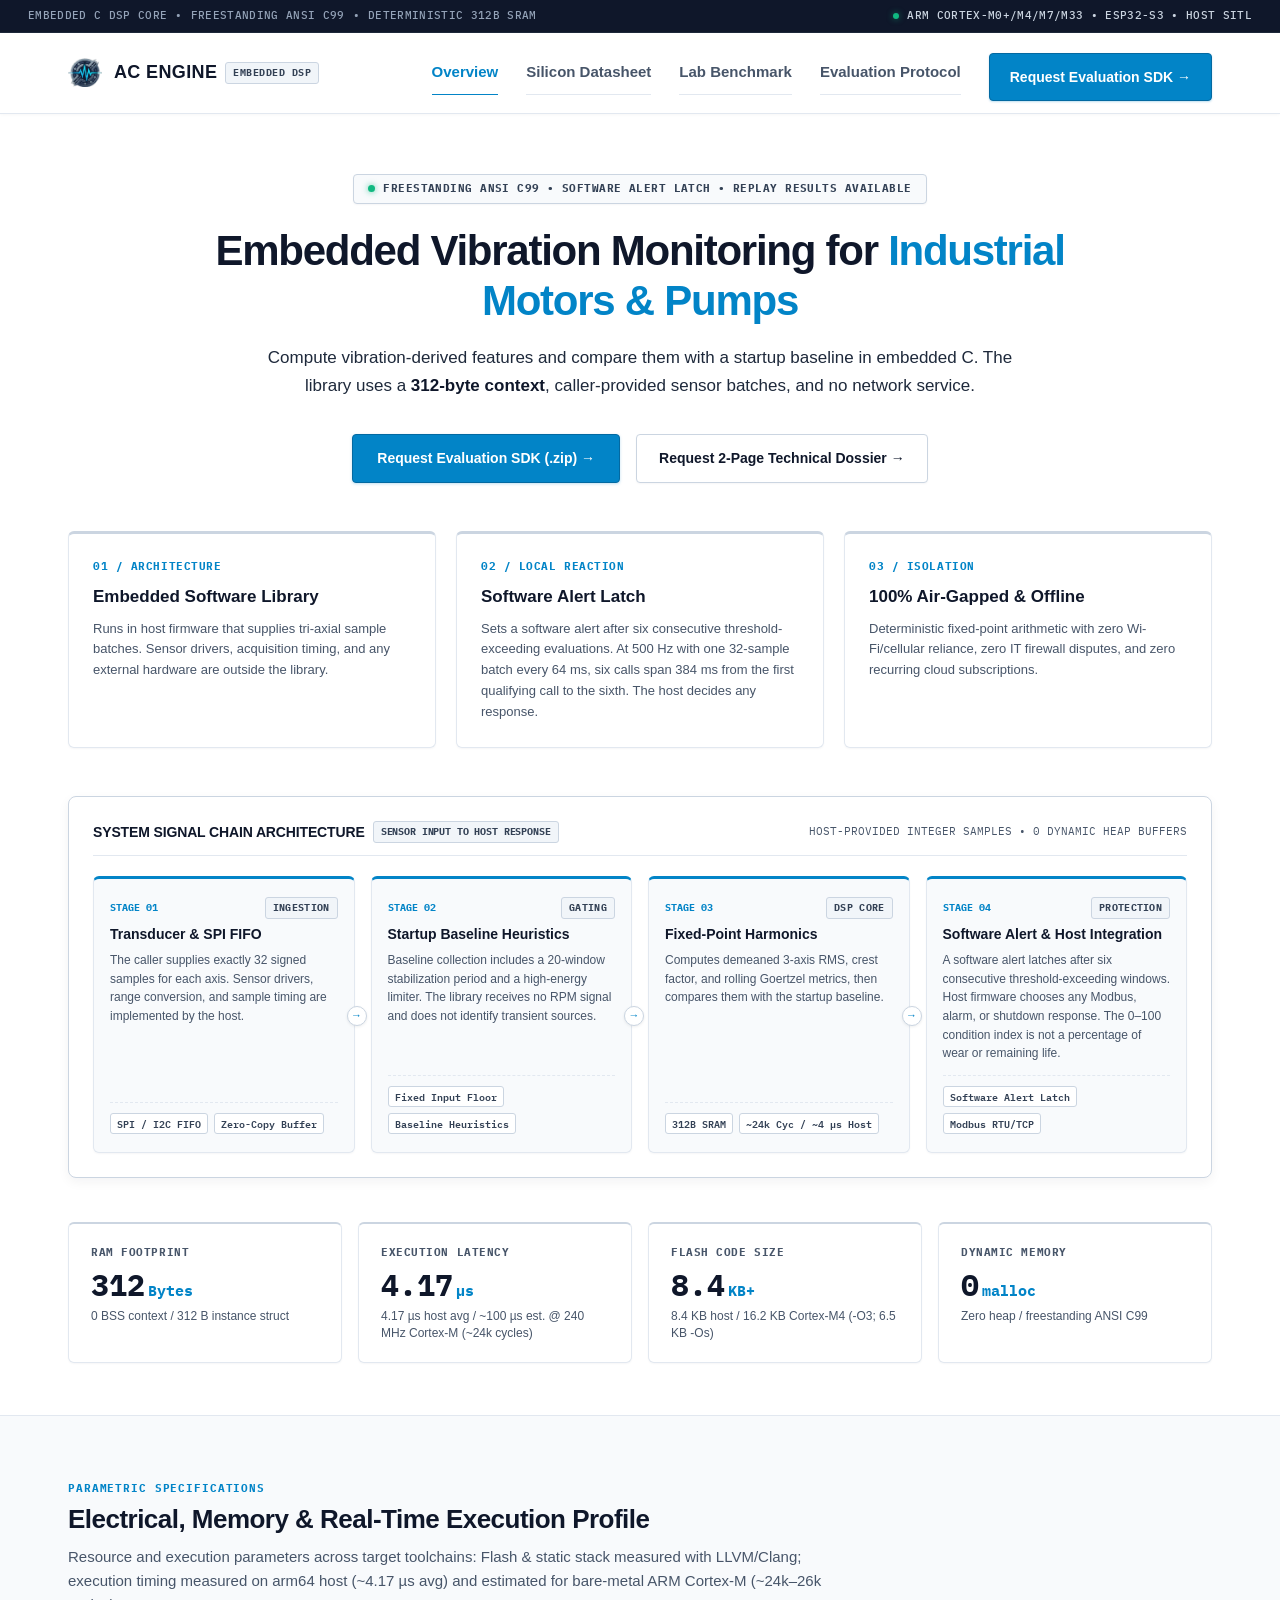
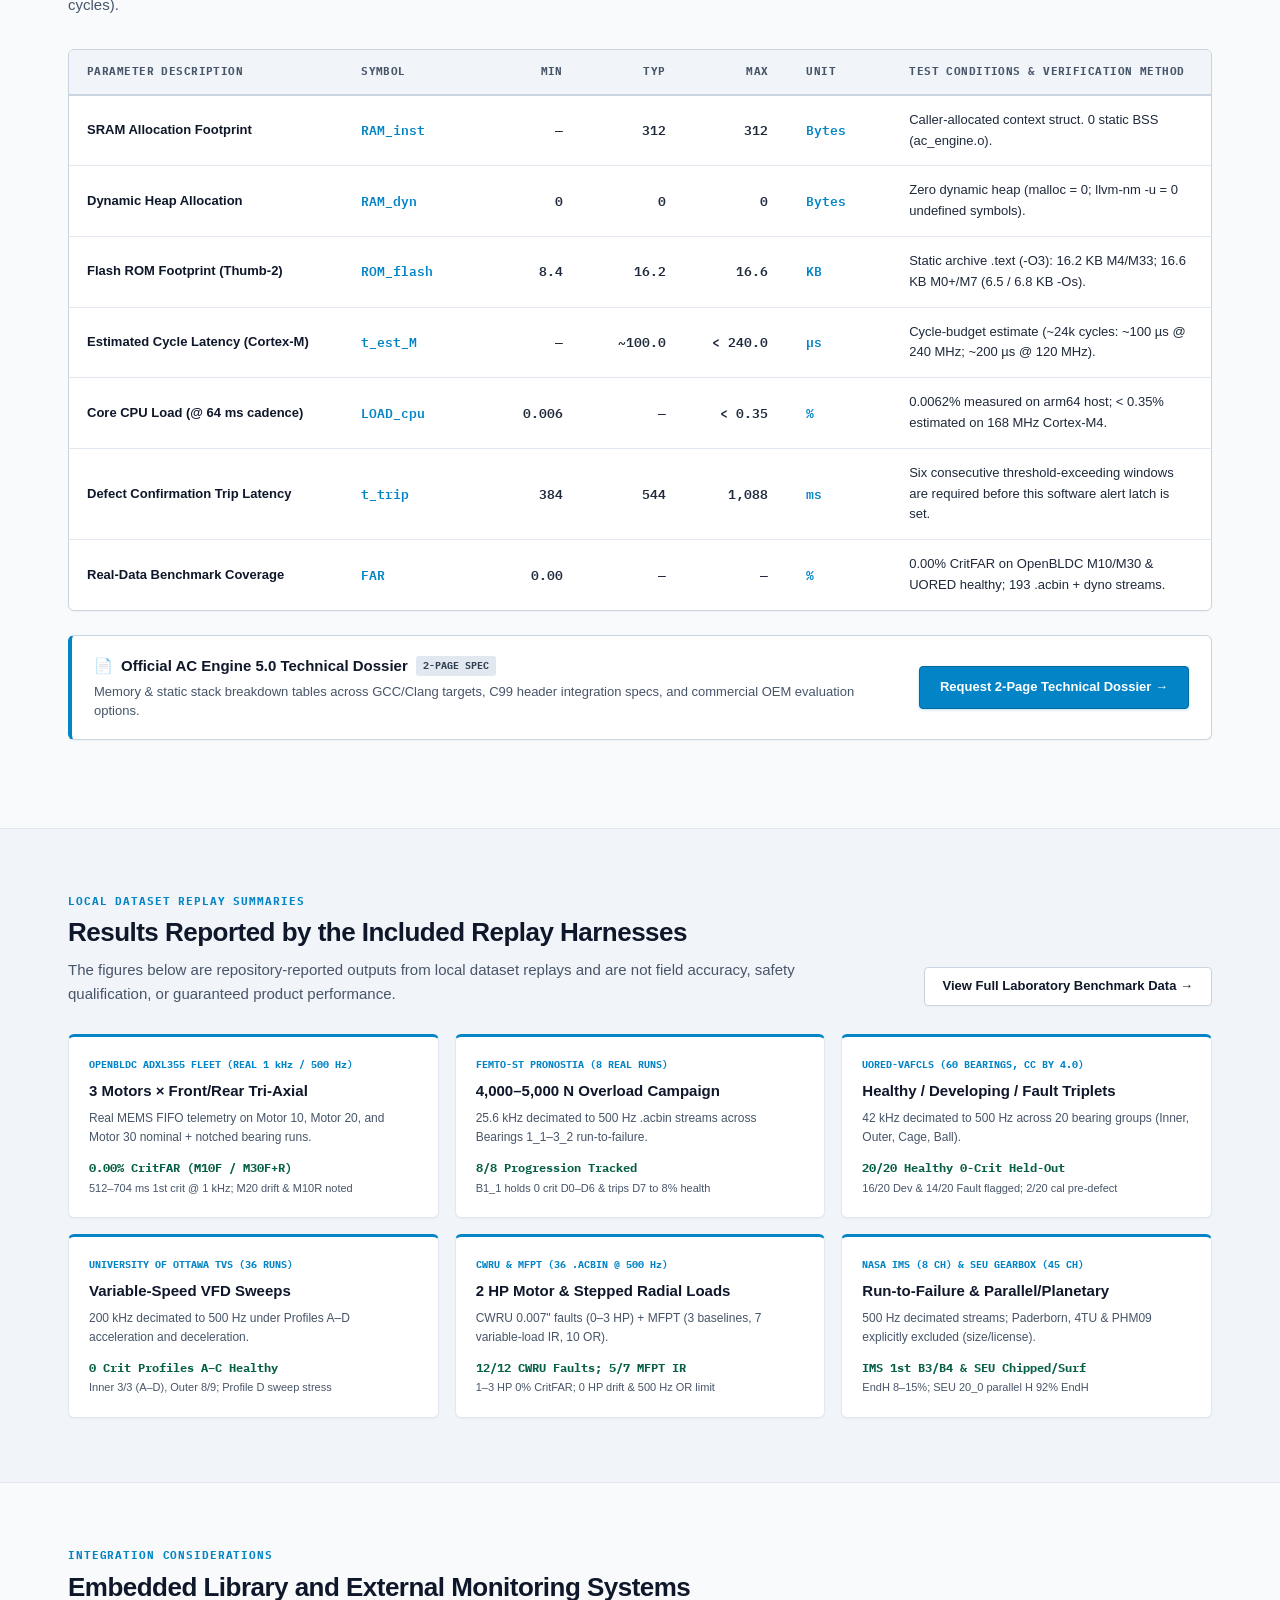
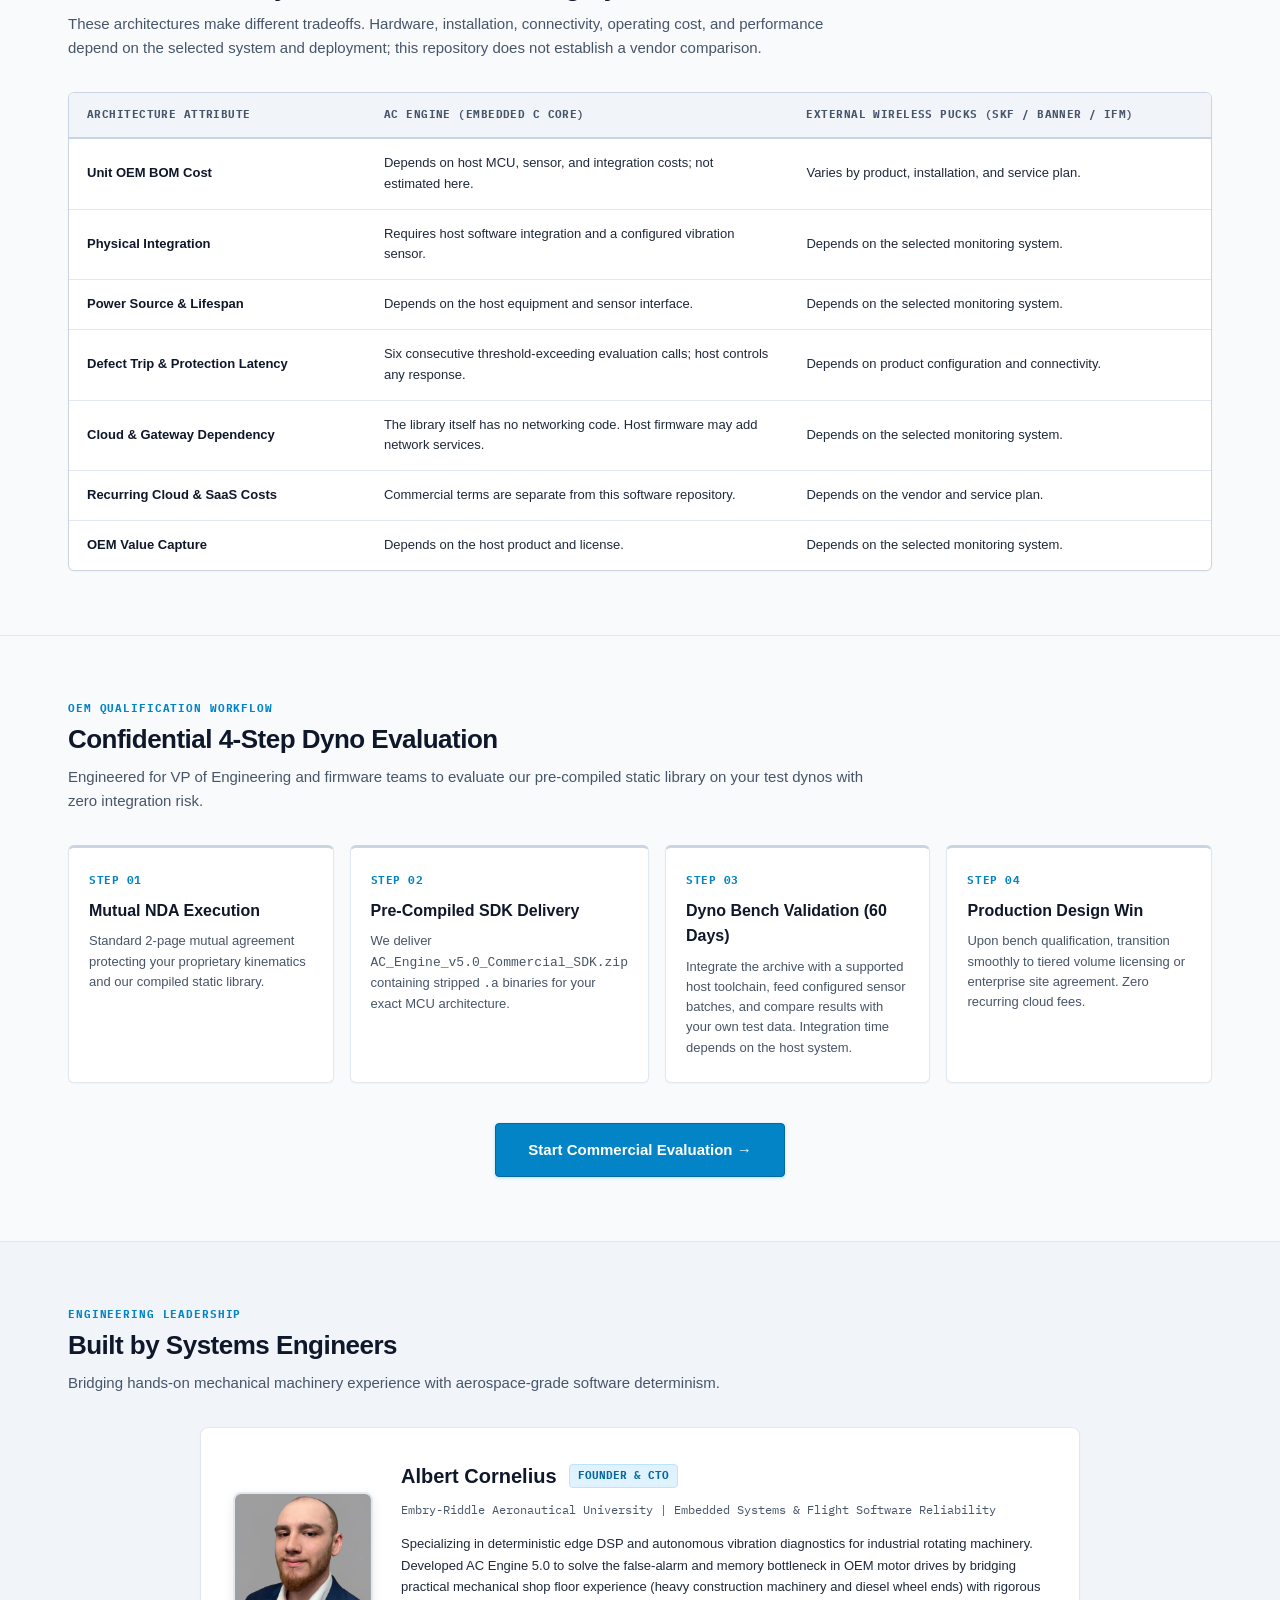
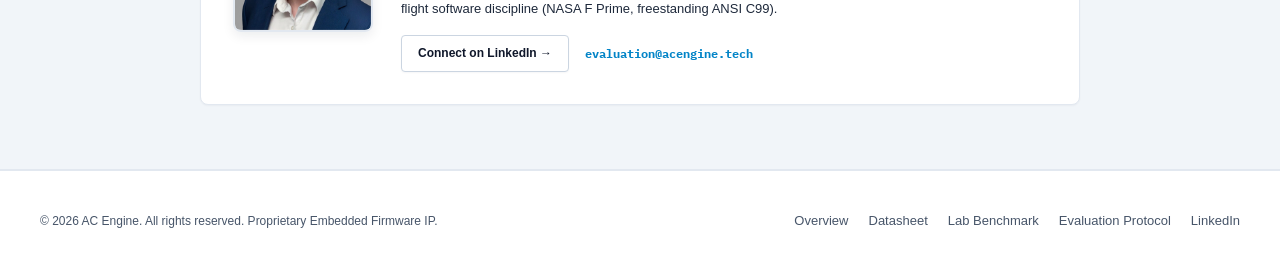
<file: index.html>
<!DOCTYPE html>
<html lang="en">
<head>
    <meta charset="UTF-8">
    <meta name="viewport" content="width=device-width, initial-scale=1.0">
    <title>AC Engine | Embedded Vibration Intelligence for Industrial Rotating Equipment</title>
    <meta name="description" content="Freestanding C library that computes vibration metrics, compares them with a startup baseline, and reports threshold states.">
    <link rel="icon" type="image/png" href="assets/logo_icon.png">
    <link rel="preconnect" href="https://fonts.googleapis.com">
    <link rel="preconnect" href="https://fonts.gstatic.com" crossorigin>
    <link href="https://fonts.googleapis.com/css2?family=IBM+Plex+Mono:ital,wght@0,400;0,500;0,600;0,700;1,400&display=swap" rel="stylesheet">
    <link rel="stylesheet" href="assets/style.css?v=6.1">
</head>
<body>

    <!-- Top Engineering Spec Stripe -->
    <div class="top-stripe">
        <div class="top-stripe-left">
            <span>EMBEDDED C DSP CORE</span> &bull; 
            <span>FREESTANDING ANSI C99</span> &bull; 
            <span>DETERMINISTIC 312B SRAM</span>
        </div>
        <div class="top-stripe-right">
            <span class="top-stripe-dot"></span>
            <span>ARM CORTEX-M0+/M4/M7/M33 &bull; ESP32-S3 &bull; HOST SITL</span>
        </div>
    </div>

    <!-- Navigation -->
    <nav>
        <div class="nav-inner">
            <a href="index.html" class="nav-brand" aria-label="AC Engine Homepage">
                <img src="assets/logo_icon.png" alt="AC Engine Emblem" class="nav-logo-icon" width="34" height="34">
                <div class="brand-text">
                    AC ENGINE
                    <span class="brand-badge">EMBEDDED DSP</span>
                </div>
            </a>
            <div class="nav-links">
                <a href="index.html" class="active">Overview</a>
                <a href="datasheet.html">Silicon Datasheet</a>
                <a href="benchmark.html">Lab Benchmark</a>
                <a href="evaluation.html">Evaluation Protocol</a>
                <a href="evaluation.html" class="btn-nav">Request Evaluation SDK &rarr;</a>
            </div>
        </div>
    </nav>

    <!-- Main Content Container -->
    <main id="main">

    <!-- Hero Header -->
    <header class="hero">
        <div class="container">

            <div class="hero-badge">
                <span class="status-dot"></span>
                FREESTANDING ANSI C99 &bull; SOFTWARE ALERT LATCH &bull; REPLAY RESULTS AVAILABLE
            </div>
            <h1>
                Embedded Vibration Monitoring for <span class="highlight">Industrial Motors &amp; Pumps</span>
            </h1>
            <p class="lead">
                Compute vibration-derived features and compare them with a startup baseline in embedded C. The library uses a <strong>312-byte context</strong>, caller-provided sensor batches, and no network service.
            </p>

            <div class="hero-actions">
                <a href="evaluation.html" class="btn-primary">Request Evaluation SDK (.zip) &rarr;</a>
                <a href="evaluation.html" class="btn-secondary">Request 2-Page Technical Dossier &rarr;</a>
            </div>

            <!-- 3-Pillar Value Proposition (Why OEMs Care) -->
            <div class="value-pillars-grid">
                <div class="pillar-card">
                    <div class="pillar-num">01 / ARCHITECTURE</div>
                    <h3>Embedded Software Library</h3>
                    <p>Runs in host firmware that supplies tri-axial sample batches. Sensor drivers, acquisition timing, and any external hardware are outside the library.</p>
                </div>
                <div class="pillar-card">
                    <div class="pillar-num">02 / LOCAL REACTION</div>
                    <h3>Software Alert Latch</h3>
                    <p>Sets a software alert after six consecutive threshold-exceeding evaluations. At 500 Hz with one 32-sample batch every 64 ms, six calls span 384 ms from the first qualifying call to the sixth. The host decides any response.</p>
                </div>
                <div class="pillar-card">
                    <div class="pillar-num">03 / ISOLATION</div>
                    <h3>100% Air-Gapped &amp; Offline</h3>
                    <p>Deterministic fixed-point arithmetic with zero Wi-Fi/cellular reliance, zero IT firewall disputes, and zero recurring cloud subscriptions.</p>
                </div>
            </div>

            <!-- Texas Instruments Style 4-Stage Signal Chain Block Diagram -->
            <div class="signal-chain-container">
                <div class="signal-chain-wrapper">
                    <div class="signal-chain-header">
                        <div class="signal-chain-title">
                            <span>SYSTEM SIGNAL CHAIN ARCHITECTURE</span>
                            <span class="signal-chain-tag">SENSOR INPUT TO HOST RESPONSE</span>
                        </div>
                        <div class="signal-chain-meta">
                            HOST-PROVIDED INTEGER SAMPLES &bull; 0 DYNAMIC HEAP BUFFERS
                        </div>
                    </div>
                    <div class="signal-chain-grid">
                        <div class="signal-stage-card">
                            <div>
                                <div class="signal-stage-num">
                                    <span>STAGE 01</span>
                                    <span class="badge-mono">INGESTION</span>
                                </div>
                                <div class="signal-stage-title">Transducer &amp; SPI FIFO</div>
                                <div class="signal-stage-desc">The caller supplies exactly 32 signed samples for each axis. Sensor drivers, range conversion, and sample timing are implemented by the host.</div>
                            </div>
                            <div class="signal-stage-chips">
                                <span class="signal-stage-chip">SPI / I2C FIFO</span>
                                <span class="signal-stage-chip">Zero-Copy Buffer</span>
                            </div>
                        </div>
                        <div class="signal-stage-card">
                            <div>
                                <div class="signal-stage-num">
                                    <span>STAGE 02</span>
                                    <span class="badge-mono">GATING</span>
                                </div>
                                <div class="signal-stage-title">Startup Baseline Heuristics</div>
                                <div class="signal-stage-desc">Baseline collection includes a 20-window stabilization period and a high-energy limiter. The library receives no RPM signal and does not identify transient sources.</div>
                            </div>
                            <div class="signal-stage-chips">
                                <span class="signal-stage-chip">Fixed Input Floor</span>
                                <span class="signal-stage-chip">Baseline Heuristics</span>
                            </div>
                        </div>
                        <div class="signal-stage-card">
                            <div>
                                <div class="signal-stage-num">
                                    <span>STAGE 03</span>
                                    <span class="badge-mono">DSP CORE</span>
                                </div>
                                <div class="signal-stage-title">Fixed-Point Harmonics</div>
                                <div class="signal-stage-desc">Computes demeaned 3-axis RMS, crest factor, and rolling Goertzel metrics, then compares them with the startup baseline.</div>
                            </div>
                            <div class="signal-stage-chips">
                                <span class="signal-stage-chip">312B SRAM</span>
                                <span class="signal-stage-chip">~24k Cyc / ~4 µs Host</span>
                            </div>
                        </div>
                        <div class="signal-stage-card">
                            <div>
                                <div class="signal-stage-num">
                                    <span>STAGE 04</span>
                                    <span class="badge-mono">PROTECTION</span>
                                </div>
                                <div class="signal-stage-title">Software Alert &amp; Host Integration</div>
                                <div class="signal-stage-desc">A software alert latches after six consecutive threshold-exceeding windows. Host firmware chooses any Modbus, alarm, or shutdown response. The 0–100 condition index is not a percentage of wear or remaining life.</div>
                            </div>
                            <div class="signal-stage-chips">
                                <span class="signal-stage-chip">Software Alert Latch</span>
                                <span class="signal-stage-chip">Modbus RTU/TCP</span>
                            </div>
                        </div>
                    </div>
                </div>
            </div>

            <!-- Hard Silicon Metrics Grid -->
            <div class="metrics-grid">
                <div class="metric-card">
                    <div class="metric-label">RAM Footprint</div>
                    <div class="metric-value">312<span class="unit">Bytes</span></div>
                    <div class="metric-sub">0 BSS context / 312 B instance struct</div>
                </div>
                <div class="metric-card">
                    <div class="metric-label">Execution Latency</div>
                    <div class="metric-value">4.17<span class="unit">µs</span></div>
                    <div class="metric-sub">4.17 µs host avg / ~100 µs est. @ 240 MHz Cortex-M (~24k cycles)</div>
                </div>
                <div class="metric-card">
                    <div class="metric-label">Flash Code Size</div>
                    <div class="metric-value">8.4<span class="unit">KB+</span></div>
                    <div class="metric-sub">8.4 KB host / 16.2 KB Cortex-M4 (-O3; 6.5 KB -Os)</div>
                </div>
                <div class="metric-card">
                    <div class="metric-label">Dynamic Memory</div>
                    <div class="metric-value">0<span class="unit">malloc</span></div>
                    <div class="metric-sub">Zero heap / freestanding ANSI C99</div>
                </div>
            </div>
        </div>
    </header>

    <!-- Parametric Specification Summary Section (Texas Instruments Style) -->
    <section>
        <div class="container">
            <div class="section-header">
                <div class="section-tag">PARAMETRIC SPECIFICATIONS</div>
                <h2 class="section-title">Electrical, Memory &amp; Real-Time Execution Profile</h2>
                <p class="section-desc">
                    Resource and execution parameters across target toolchains: Flash &amp; static stack measured with LLVM/Clang; execution timing measured on arm64 host (~4.17 µs avg) and estimated for bare-metal ARM Cortex-M (~24k–26k cycles).
                </p>
            </div>

            <div class="spec-table-container">
                <table class="spec-table parametric-table">
                    <thead>
                        <tr>
                            <th style="width: 24%;">Parameter Description</th>
                            <th style="width: 12%;">Symbol</th>
                            <th class="num" style="width: 9%;">Min</th>
                            <th class="num" style="width: 9%;">Typ</th>
                            <th class="num" style="width: 9%;">Max</th>
                            <th style="width: 9%;">Unit</th>
                            <th style="width: 28%;">Test Conditions &amp; Verification Method</th>
                        </tr>
                    </thead>
                    <tbody>
                        <tr>
                            <td class="strong">SRAM Allocation Footprint</td>
                            <td class="mono">RAM_inst</td>
                            <td class="num">—</td>
                            <td class="num">312</td>
                            <td class="num">312</td>
                            <td class="mono">Bytes</td>
                            <td>Caller-allocated context struct. 0 static BSS (ac_engine.o).</td>
                        </tr>
                        <tr>
                            <td class="strong">Dynamic Heap Allocation</td>
                            <td class="mono">RAM_dyn</td>
                            <td class="num">0</td>
                            <td class="num">0</td>
                            <td class="num">0</td>
                            <td class="mono">Bytes</td>
                            <td>Zero dynamic heap (<span class="mono">malloc = 0</span>; <span class="mono">llvm-nm -u</span> = 0 undefined symbols).</td>
                        </tr>
                        <tr>
                            <td class="strong">Flash ROM Footprint (Thumb-2)</td>
                            <td class="mono">ROM_flash</td>
                            <td class="num">8.4</td>
                            <td class="num">16.2</td>
                            <td class="num">16.6</td>
                            <td class="mono">KB</td>
                            <td>Static archive .text (-O3): 16.2 KB M4/M33; 16.6 KB M0+/M7 (6.5 / 6.8 KB -Os).</td>
                        </tr>
                        <tr>
                            <td class="strong">Estimated Cycle Latency (Cortex-M)</td>
                            <td class="mono">t_est_M</td>
                            <td class="num">—</td>
                            <td class="num">~100.0</td>
                            <td class="num">&lt; 240.0</td>
                            <td class="mono">µs</td>
                            <td>Cycle-budget estimate (~24k cycles: ~100 µs @ 240 MHz; ~200 µs @ 120 MHz).</td>
                        </tr>
                        <tr>
                            <td class="strong">Core CPU Load (@ 64 ms cadence)</td>
                            <td class="mono">LOAD_cpu</td>
                            <td class="num">0.006</td>
                            <td class="num">—</td>
                            <td class="num">&lt; 0.35</td>
                            <td class="mono">%</td>
                            <td>0.0062% measured on arm64 host; &lt; 0.35% estimated on 168 MHz Cortex-M4.</td>
                        </tr>
                        <tr>
                            <td class="strong">Defect Confirmation Trip Latency</td>
                            <td class="mono">t_trip</td>
                            <td class="num">384</td>
                            <td class="num">544</td>
                            <td class="num">1,088</td>
                            <td class="mono">ms</td>
                            <td>Six consecutive threshold-exceeding windows are required before this software alert latch is set.</td>
                        </tr>
                        <tr>
                            <td class="strong">Real-Data Benchmark Coverage</td>
                            <td class="mono">FAR</td>
                            <td class="num">0.00</td>
                            <td class="num">—</td>
                            <td class="num">—</td>
                            <td class="mono">%</td>
                            <td>0.00% CritFAR on OpenBLDC M10/M30 &amp; UORED healthy; 193 .acbin + dyno streams.</td>
                        </tr>
                    </tbody>
                </table>
            </div>

            <!-- Technical Dossier Callout Banner -->
            <div class="pdf-dossier-banner">
                <div class="pdf-dossier-meta">
                    <div class="pdf-dossier-title">
                        <span>📄</span> Official AC Engine 5.0 Technical Dossier
                        <span class="pdf-tag">2-PAGE SPEC</span>
                    </div>
                    <div class="pdf-dossier-desc">
                        Memory &amp; static stack breakdown tables across GCC/Clang targets, C99 header integration specs, and commercial OEM evaluation options.
                    </div>
                </div>
                <a href="evaluation.html" class="btn-primary" style="font-size:13px; padding:10px 20px;">
                    Request 2-Page Technical Dossier &rarr;
                </a>
            </div>
        </div>
    </section>

    <!-- Empirical Benchmark Qualification Strip -->
    <section style="background:var(--bg-subtle);">
        <div class="container">
            <div style="display:flex; justify-content:space-between; align-items:flex-end; flex-wrap:wrap; gap:16px; margin-bottom:28px;">
                <div>
                    <div class="section-tag">LOCAL DATASET REPLAY SUMMARIES</div>
                    <h2 class="section-title">Results Reported by the Included Replay Harnesses</h2>
                    <p class="section-desc">The figures below are repository-reported outputs from local dataset replays and are not field accuracy, safety qualification, or guaranteed product performance.</p>
                </div>
                <div>
                    <a href="benchmark.html" class="btn-secondary" style="font-size:13px; padding:8px 18px;">View Full Laboratory Benchmark Data &rarr;</a>
                </div>
            </div>

            <div style="display:grid; grid-template-columns:repeat(auto-fit, minmax(280px, 1fr)); gap:16px;">
                <div style="background:#ffffff; border:1px solid var(--border); border-radius:6px; padding:20px; box-shadow:var(--shadow-sm); border-top:3px solid var(--primary);">
                    <div style="font-family:var(--font-mono); font-size:10px; color:var(--primary); font-weight:700; margin-bottom:6px;">OPENBLDC ADXL355 FLEET (REAL 1 kHz / 500 Hz)</div>
                    <div style="font-size:15px; font-weight:800; color:var(--text-title); margin-bottom:6px;">3 Motors &times; Front/Rear Tri-Axial</div>
                    <p style="font-size:12px; color:var(--text-muted); line-height:1.55; margin-bottom:12px;">Real MEMS FIFO telemetry on Motor 10, Motor 20, and Motor 30 nominal + notched bearing runs.</p>
                    <div style="font-family:var(--font-mono); font-size:12px; color:var(--emerald-dark); font-weight:700;">0.00% CritFAR (M10F / M30F+R)</div>
                    <div style="font-size:11px; color:var(--text-muted); margin-top:2px;">512–704 ms 1st crit @ 1 kHz; M20 drift &amp; M10R noted</div>
                </div>

                <div style="background:#ffffff; border:1px solid var(--border); border-radius:6px; padding:20px; box-shadow:var(--shadow-sm); border-top:3px solid var(--primary);">
                    <div style="font-family:var(--font-mono); font-size:10px; color:var(--primary); font-weight:700; margin-bottom:6px;">FEMTO-ST PRONOSTIA (8 REAL RUNS)</div>
                    <div style="font-size:15px; font-weight:800; color:var(--text-title); margin-bottom:6px;">4,000–5,000 N Overload Campaign</div>
                    <p style="font-size:12px; color:var(--text-muted); line-height:1.55; margin-bottom:12px;">25.6 kHz decimated to 500 Hz .acbin streams across Bearings 1_1–3_2 run-to-failure.</p>
                    <div style="font-family:var(--font-mono); font-size:12px; color:var(--emerald-dark); font-weight:700;">8/8 Progression Tracked</div>
                    <div style="font-size:11px; color:var(--text-muted); margin-top:2px;">B1_1 holds 0 crit D0–D6 &amp; trips D7 to 8% health</div>
                </div>

                <div style="background:#ffffff; border:1px solid var(--border); border-radius:6px; padding:20px; box-shadow:var(--shadow-sm); border-top:3px solid var(--primary);">
                    <div style="font-family:var(--font-mono); font-size:10px; color:var(--primary); font-weight:700; margin-bottom:6px;">UORED-VAFCLS (60 BEARINGS, CC BY 4.0)</div>
                    <div style="font-size:15px; font-weight:800; color:var(--text-title); margin-bottom:6px;">Healthy / Developing / Fault Triplets</div>
                    <p style="font-size:12px; color:var(--text-muted); line-height:1.55; margin-bottom:12px;">42 kHz decimated to 500 Hz across 20 bearing groups (Inner, Outer, Cage, Ball).</p>
                    <div style="font-family:var(--font-mono); font-size:12px; color:var(--emerald-dark); font-weight:700;">20/20 Healthy 0-Crit Held-Out</div>
                    <div style="font-size:11px; color:var(--text-muted); margin-top:2px;">16/20 Dev &amp; 14/20 Fault flagged; 2/20 cal pre-defect</div>
                </div>

                <div style="background:#ffffff; border:1px solid var(--border); border-radius:6px; padding:20px; box-shadow:var(--shadow-sm); border-top:3px solid var(--primary);">
                    <div style="font-family:var(--font-mono); font-size:10px; color:var(--primary); font-weight:700; margin-bottom:6px;">UNIVERSITY OF OTTAWA TVS (36 RUNS)</div>
                    <div style="font-size:15px; font-weight:800; color:var(--text-title); margin-bottom:6px;">Variable-Speed VFD Sweeps</div>
                    <p style="font-size:12px; color:var(--text-muted); line-height:1.55; margin-bottom:12px;">200 kHz decimated to 500 Hz under Profiles A–D acceleration and deceleration.</p>
                    <div style="font-family:var(--font-mono); font-size:12px; color:var(--emerald-dark); font-weight:700;">0 Crit Profiles A–C Healthy</div>
                    <div style="font-size:11px; color:var(--text-muted); margin-top:2px;">Inner 3/3 (A–D), Outer 8/9; Profile D sweep stress</div>
                </div>

                <div style="background:#ffffff; border:1px solid var(--border); border-radius:6px; padding:20px; box-shadow:var(--shadow-sm); border-top:3px solid var(--primary);">
                    <div style="font-family:var(--font-mono); font-size:10px; color:var(--primary); font-weight:700; margin-bottom:6px;">CWRU &amp; MFPT (36 .ACBIN @ 500 Hz)</div>
                    <div style="font-size:15px; font-weight:800; color:var(--text-title); margin-bottom:6px;">2 HP Motor &amp; Stepped Radial Loads</div>
                    <p style="font-size:12px; color:var(--text-muted); line-height:1.55; margin-bottom:12px;">CWRU 0.007" faults (0–3 HP) + MFPT (3 baselines, 7 variable-load IR, 10 OR).</p>
                    <div style="font-family:var(--font-mono); font-size:12px; color:var(--emerald-dark); font-weight:700;">12/12 CWRU Faults; 5/7 MFPT IR</div>
                    <div style="font-size:11px; color:var(--text-muted); margin-top:2px;">1–3 HP 0% CritFAR; 0 HP drift &amp; 500 Hz OR limit</div>
                </div>

                <div style="background:#ffffff; border:1px solid var(--border); border-radius:6px; padding:20px; box-shadow:var(--shadow-sm); border-top:3px solid var(--primary);">
                    <div style="font-family:var(--font-mono); font-size:10px; color:var(--primary); font-weight:700; margin-bottom:6px;">NASA IMS (8 CH) &amp; SEU GEARBOX (45 CH)</div>
                    <div style="font-size:15px; font-weight:800; color:var(--text-title); margin-bottom:6px;">Run-to-Failure &amp; Parallel/Planetary</div>
                    <p style="font-size:12px; color:var(--text-muted); line-height:1.55; margin-bottom:12px;">500 Hz decimated streams; Paderborn, 4TU &amp; PHM09 explicitly excluded (size/license).</p>
                    <div style="font-family:var(--font-mono); font-size:12px; color:var(--emerald-dark); font-weight:700;">IMS 1st B3/B4 &amp; SEU Chipped/Surf</div>
                    <div style="font-size:11px; color:var(--text-muted); margin-top:2px;">EndH 8–15%; SEU 20_0 parallel H 92% EndH</div>
                </div>
            </div>
        </div>
    </section>

    <!-- OEM Architecture & Commercial Economics Section -->
    <section id="economics">
        <div class="container">
            <div class="section-header">
                    <div class="section-tag">INTEGRATION CONSIDERATIONS</div>
                    <h2 class="section-title">Embedded Library and External Monitoring Systems</h2>
                <p class="section-desc">
                    These architectures make different tradeoffs. Hardware, installation, connectivity, operating cost, and performance depend on the selected system and deployment; this repository does not establish a vendor comparison.
                </p>
            </div>

            <div class="spec-table-container">
                <table class="spec-table">
                    <thead>
                        <tr>
                            <th style="width: 26%;">Architecture Attribute</th>
                            <th style="width: 37%;">AC Engine (Embedded C Core)</th>
                            <th style="width: 37%;">External Wireless Pucks (SKF / Banner / ifm)</th>
                        </tr>
                    </thead>
                    <tbody>
                        <tr>
                            <td class="strong">Unit OEM BOM Cost</td>
                            <td>Depends on host MCU, sensor, and integration costs; not estimated here.</td>
                            <td>Varies by product, installation, and service plan.</td>
                        </tr>
                        <tr>
                            <td class="strong">Physical Integration</td>
                            <td>Requires host software integration and a configured vibration sensor.</td>
                            <td>Depends on the selected monitoring system.</td>
                        </tr>
                        <tr>
                            <td class="strong">Power Source &amp; Lifespan</td>
                            <td>Depends on the host equipment and sensor interface.</td>
                            <td>Depends on the selected monitoring system.</td>
                        </tr>
                        <tr>
                            <td class="strong">Defect Trip &amp; Protection Latency</td>
                            <td>Six consecutive threshold-exceeding evaluation calls; host controls any response.</td>
                            <td>Depends on product configuration and connectivity.</td>
                        </tr>
                        <tr>
                            <td class="strong">Cloud &amp; Gateway Dependency</td>
                            <td>The library itself has no networking code. Host firmware may add network services.</td>
                            <td>Depends on the selected monitoring system.</td>
                        </tr>
                        <tr>
                            <td class="strong">Recurring Cloud &amp; SaaS Costs</td>
                            <td>Commercial terms are separate from this software repository.</td>
                            <td>Depends on the vendor and service plan.</td>
                        </tr>
                        <tr>
                            <td class="strong">OEM Value Capture</td>
                            <td>Depends on the host product and license.</td>
                            <td>Depends on the selected monitoring system.</td>
                        </tr>
                    </tbody>
                </table>
            </div>
        </div>
    </section>

    <!-- 4-Step Evaluation Summary Section -->
    <section>
        <div class="container">
            <div class="section-header">
                <div class="section-tag">OEM QUALIFICATION WORKFLOW</div>
                <h2 class="section-title">Confidential 4-Step Dyno Evaluation</h2>
                <p class="section-desc">
                    Engineered for VP of Engineering and firmware teams to evaluate our pre-compiled static library on your test dynos with zero integration risk.
                </p>
            </div>

            <div class="protocol-grid">
                <div class="protocol-card">
                    <div class="protocol-step">STEP 01</div>
                    <h4>Mutual NDA Execution</h4>
                    <p>Standard 2-page mutual agreement protecting your proprietary kinematics and our compiled static library.</p>
                </div>
                <div class="protocol-card">
                    <div class="protocol-step">STEP 02</div>
                    <h4>Pre-Compiled SDK Delivery</h4>
                    <p>We deliver <code>AC_Engine_v5.0_Commercial_SDK.zip</code> containing stripped <code>.a</code> binaries for your exact MCU architecture.</p>
                </div>
                <div class="protocol-card">
                    <div class="protocol-step">STEP 03</div>
                    <h4>Dyno Bench Validation (60 Days)</h4>
                    <p>Integrate the archive with a supported host toolchain, feed configured sensor batches, and compare results with your own test data. Integration time depends on the host system.</p>
                </div>
                <div class="protocol-card">
                    <div class="protocol-step">STEP 04</div>
                    <h4>Production Design Win</h4>
                    <p>Upon bench qualification, transition smoothly to tiered volume licensing or enterprise site agreement. Zero recurring cloud fees.</p>
                </div>
            </div>

            <div style="text-align:center; margin-top:40px;">
                <a href="evaluation.html" class="btn-primary" style="font-size:15px; padding:14px 32px;">
                    Start Commercial Evaluation &rarr;
                </a>
            </div>
        </div>
    </section>

    <!-- Engineering Leadership & Founder Section -->
    <section style="background:var(--bg-subtle);">
        <div class="container">
            <div class="section-header">
                <div class="section-tag">ENGINEERING LEADERSHIP</div>
                <h2 class="section-title">Built by Systems Engineers</h2>
                <p class="section-desc">
                    Bridging hands-on mechanical machinery experience with aerospace-grade software determinism.
                </p>
            </div>

            <div style="background:#ffffff; border:1px solid var(--border); border-radius:8px; padding:32px; max-width:880px; margin:0 auto; display:flex; gap:28px; align-items:center; flex-wrap:wrap; box-shadow:var(--shadow-sm);">
                <div style="flex-shrink:0;">
                    <img src="assets/albert_cornelius.jpg" alt="Albert Cornelius - Founder &amp; Embedded Architect" style="width:140px; height:140px; border-radius:8px; object-fit:cover; border:2px solid var(--border); box-shadow:0 4px 12px rgba(15,23,42,0.08);">
                </div>
                <div style="flex:1; min-width:280px;">
                    <div style="display:flex; align-items:center; gap:12px; margin-bottom:8px; flex-wrap:wrap;">
                        <h3 style="font-size:20px; font-weight:800; color:var(--text-title); margin:0;">Albert Cornelius</h3>
                        <span style="font-family:var(--font-mono); font-size:11px; background:#e0f2fe; color:#0369a1; border:1px solid #bae6fd; padding:2px 8px; border-radius:4px; font-weight:700;">FOUNDER &amp; CTO</span>
                    </div>
                    <div style="font-family:var(--font-mono); font-size:12px; color:var(--text-muted); margin-bottom:14px;">
                        Embry-Riddle Aeronautical University | Embedded Systems &amp; Flight Software Reliability
                    </div>
                    <p style="font-size:13px; color:var(--text-body); line-height:1.65; margin-bottom:16px;">
                        Specializing in deterministic edge DSP and autonomous vibration diagnostics for industrial rotating machinery. Developed AC Engine 5.0 to solve the false-alarm and memory bottleneck in OEM motor drives by bridging practical mechanical shop floor experience (heavy construction machinery and diesel wheel ends) with rigorous flight software discipline (NASA F Prime, freestanding ANSI C99).
                    </p>
                    <div style="display:flex; gap:16px; align-items:center; flex-wrap:wrap;">
                        <a href="https://www.linkedin.com/in/albert-cornelius-0816a11b5/" target="_blank" rel="noopener noreferrer" class="btn-secondary" style="font-size:12px; padding:8px 16px;">
                            Connect on LinkedIn &rarr;
                        </a>
                        <a href="mailto:evaluation@acengine.tech" style="font-family:var(--font-mono); font-size:12px; color:var(--primary); text-decoration:none; font-weight:700;">
                            evaluation@acengine.tech
                        </a>
                    </div>
                </div>
            </div>
        </div>
    </section>
    </main>

    <!-- Footer -->
    <footer>
        <div class="footer-grid">
            <div class="footer-copy">
                &copy; 2026 AC Engine. All rights reserved. Proprietary Embedded Firmware IP.
            </div>
            <div class="footer-links">
                <a href="index.html">Overview</a>
                <a href="datasheet.html">Datasheet</a>
                <a href="benchmark.html">Lab Benchmark</a>
                <a href="evaluation.html">Evaluation Protocol</a>
                <a href="https://www.linkedin.com/in/albert-cornelius-0816a11b5/" target="_blank" rel="noopener noreferrer">LinkedIn</a>
            </div>
        </div>
    </footer>

</body>
</html>
</file>
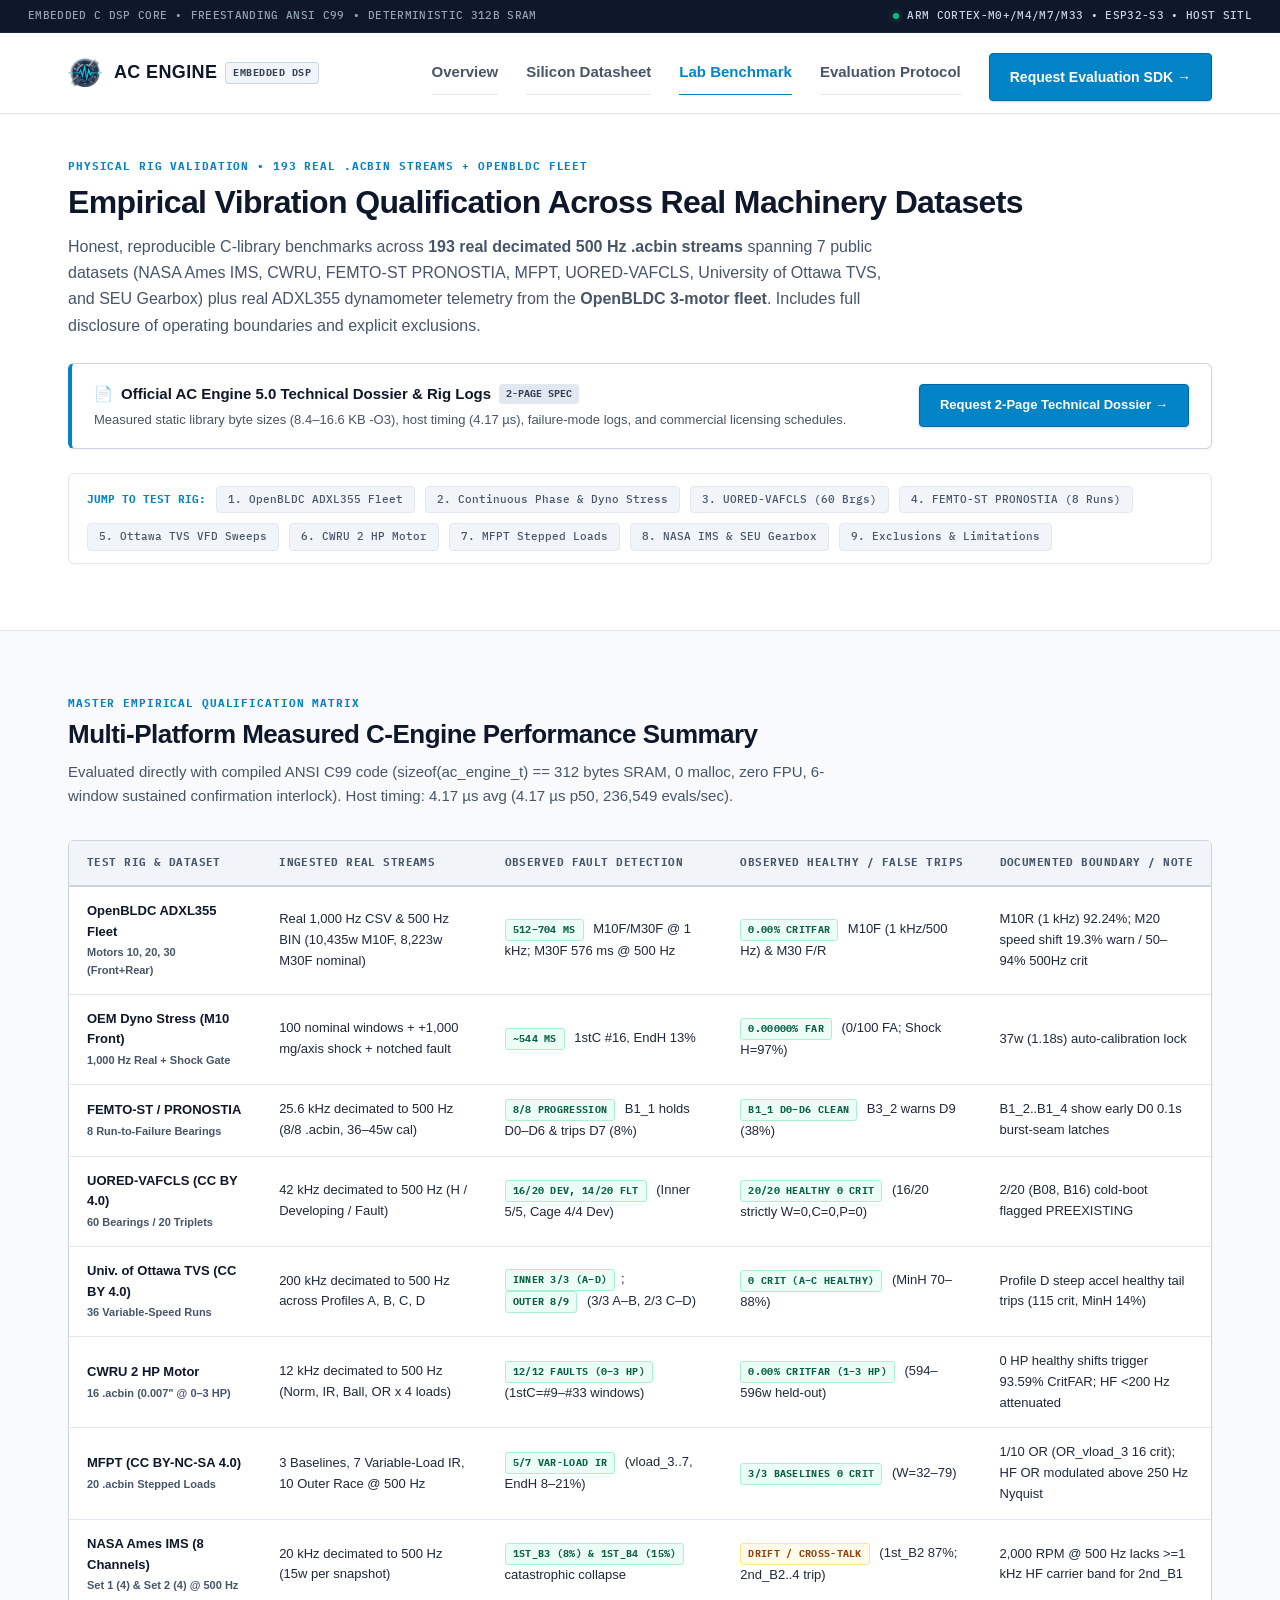
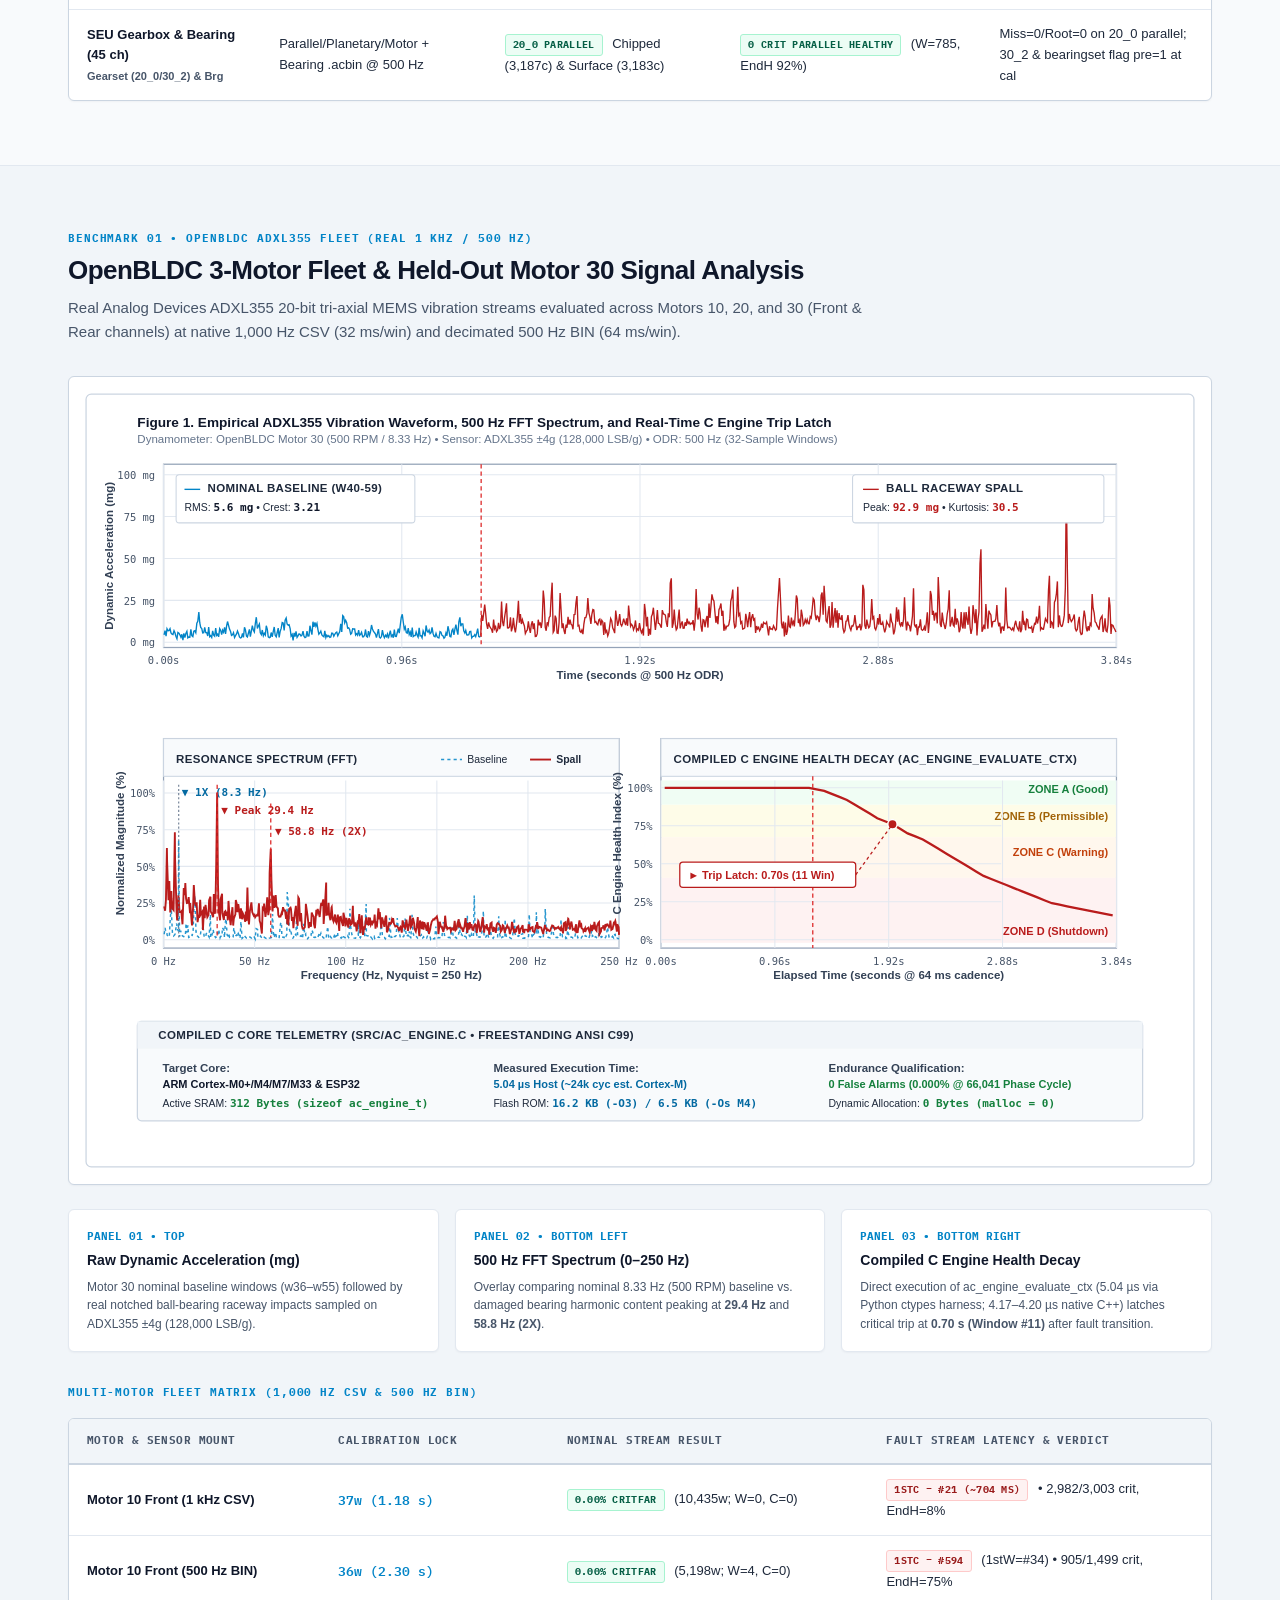
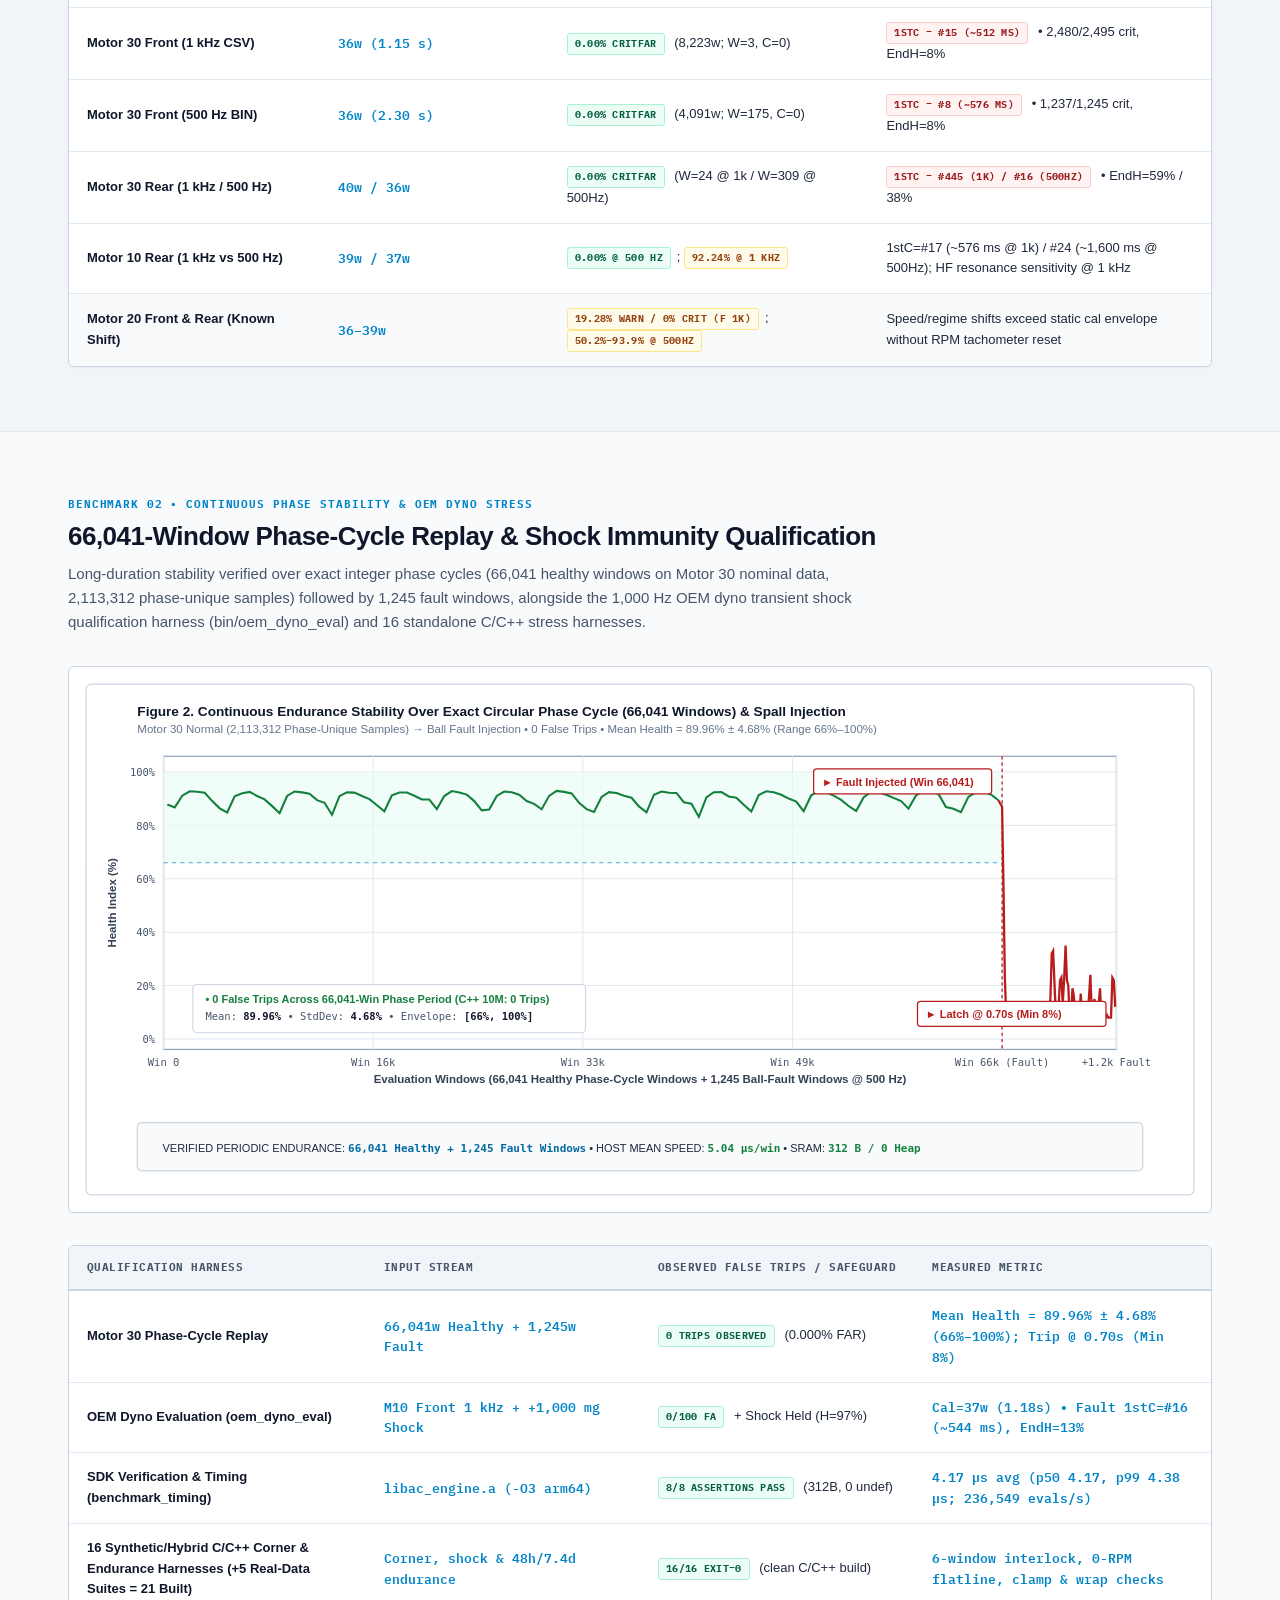
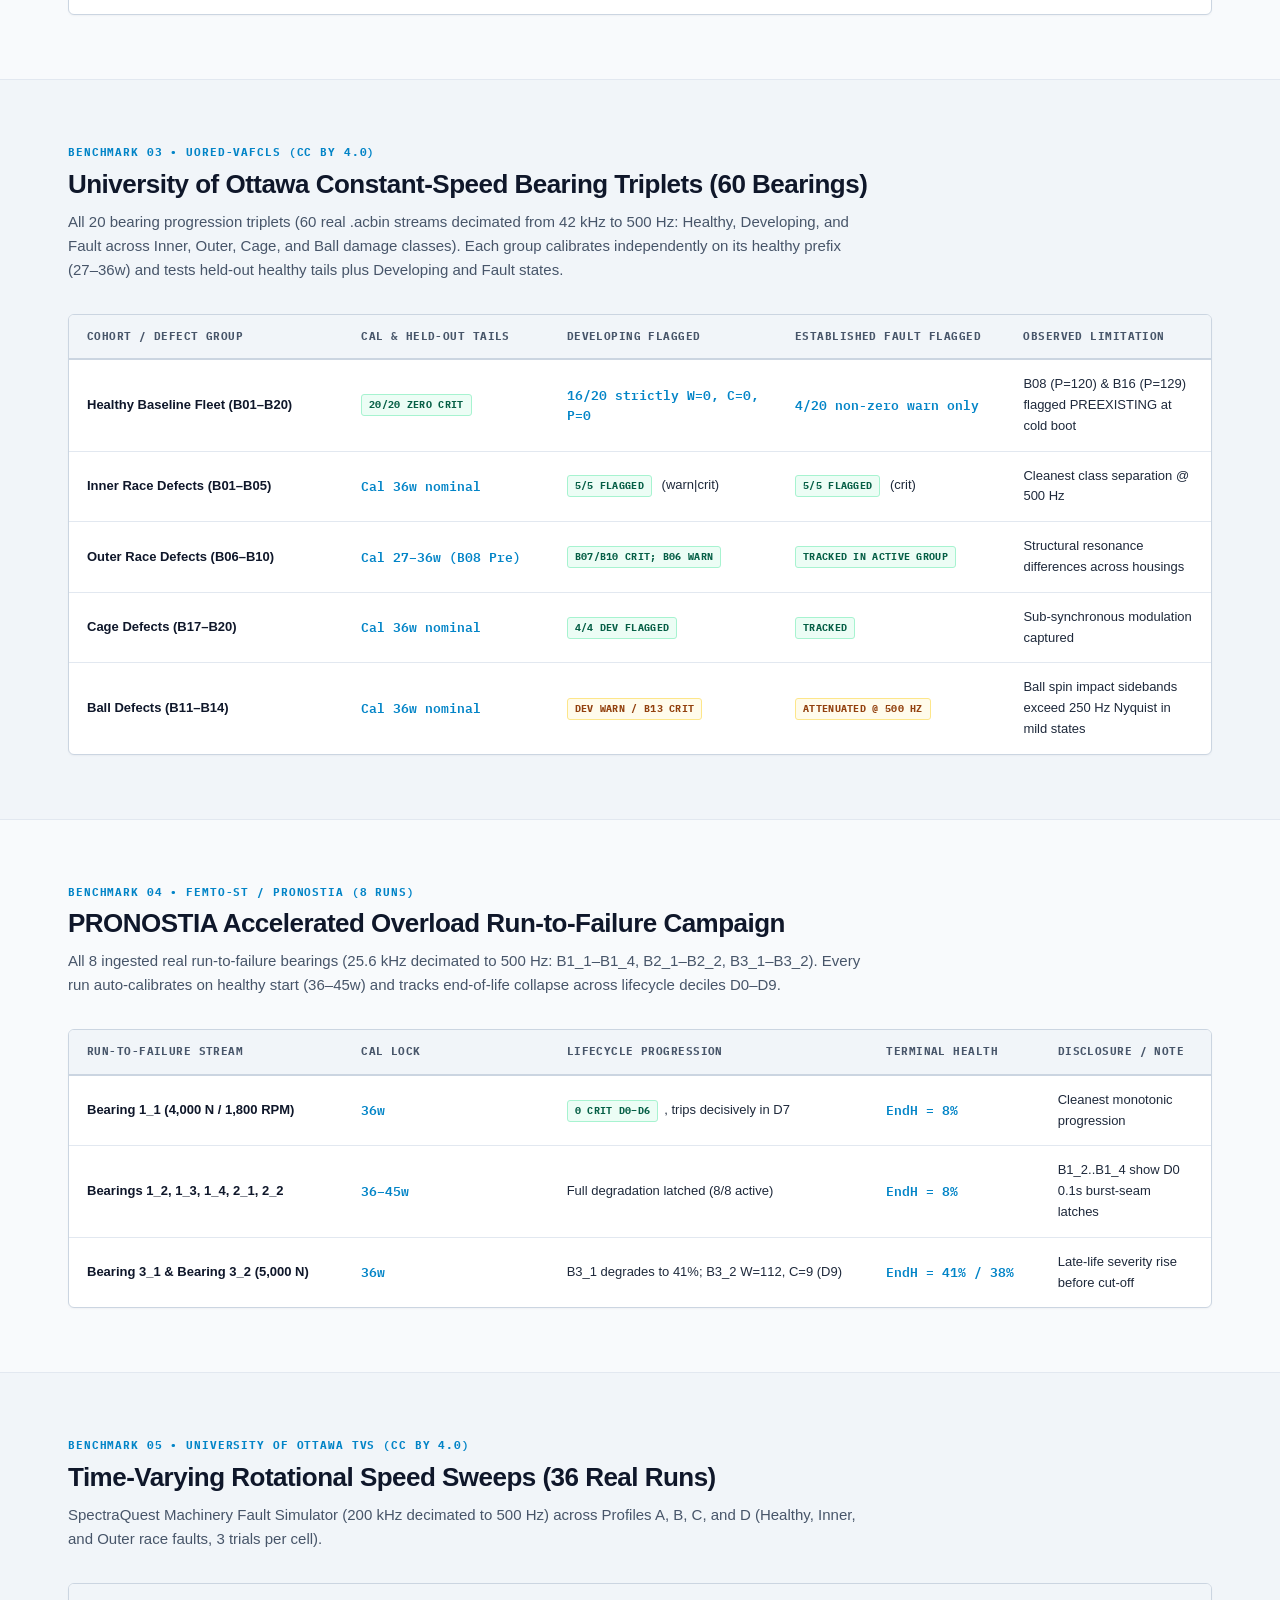
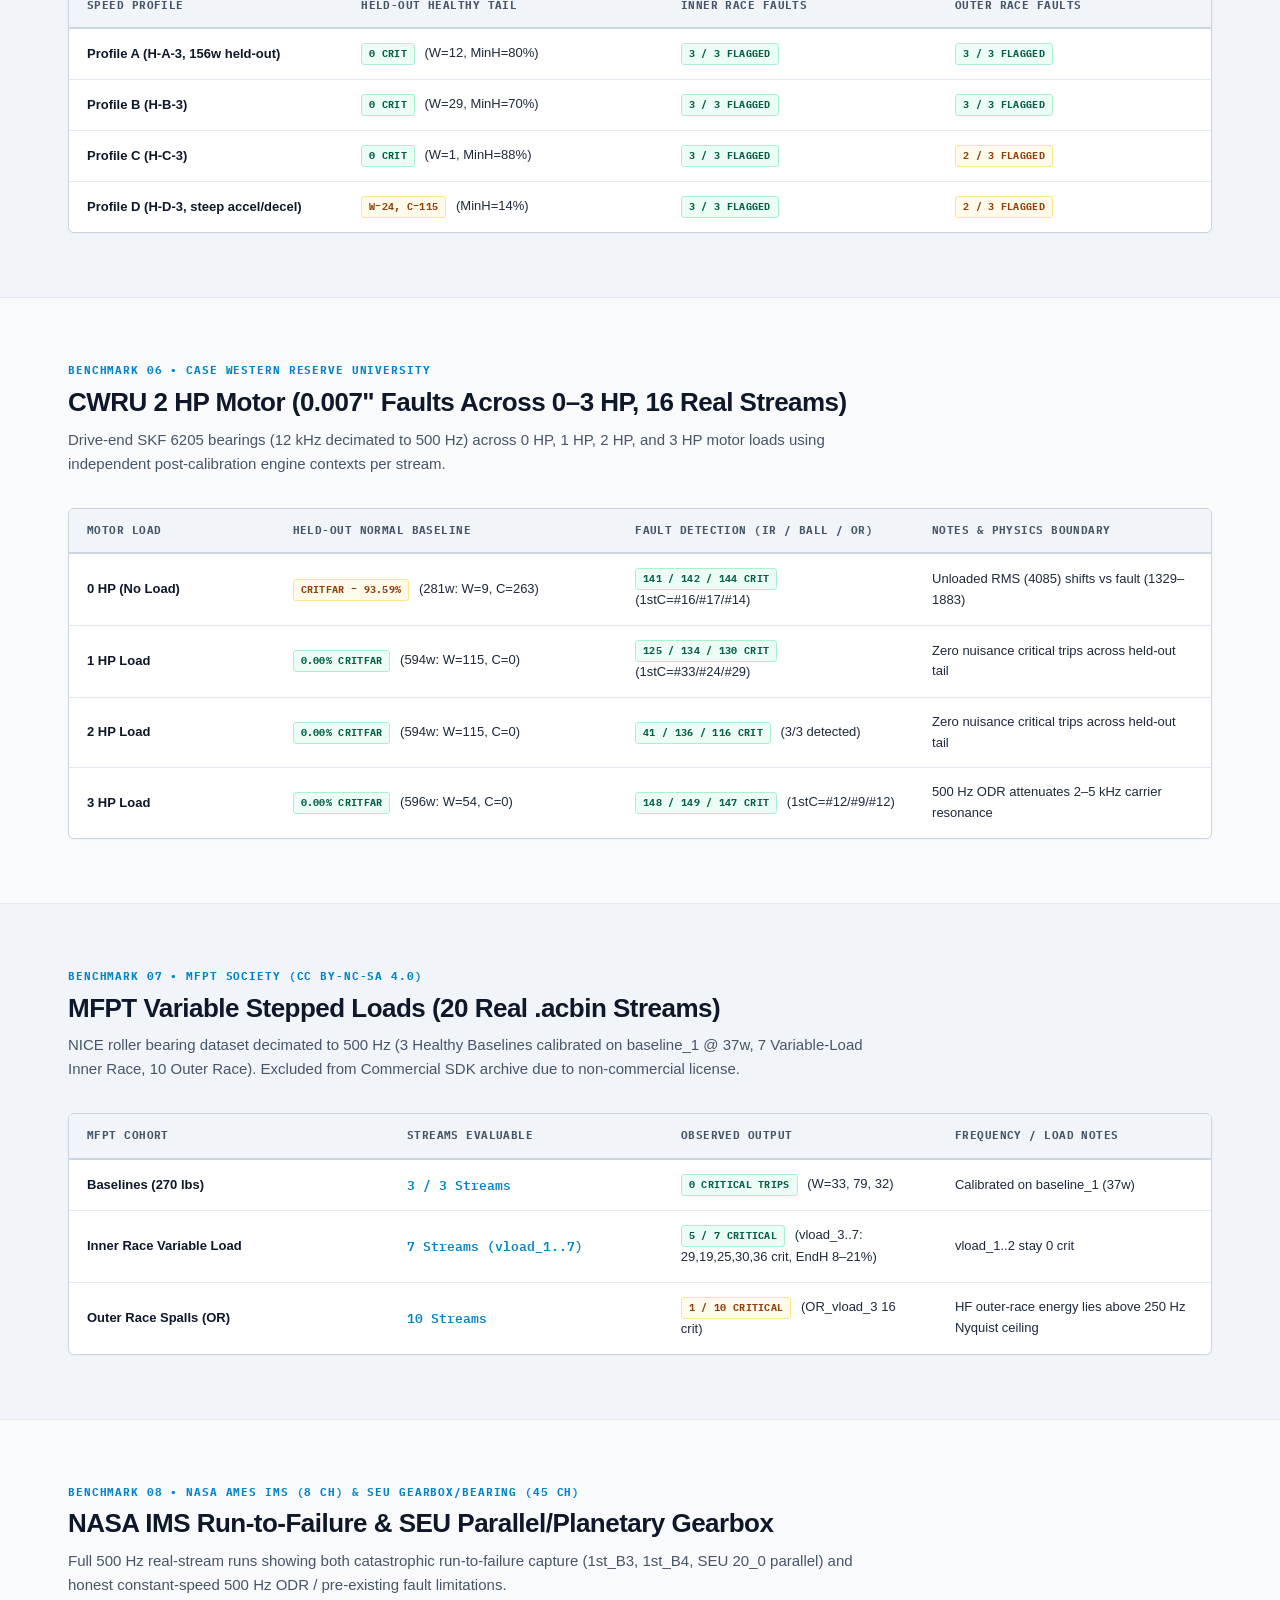
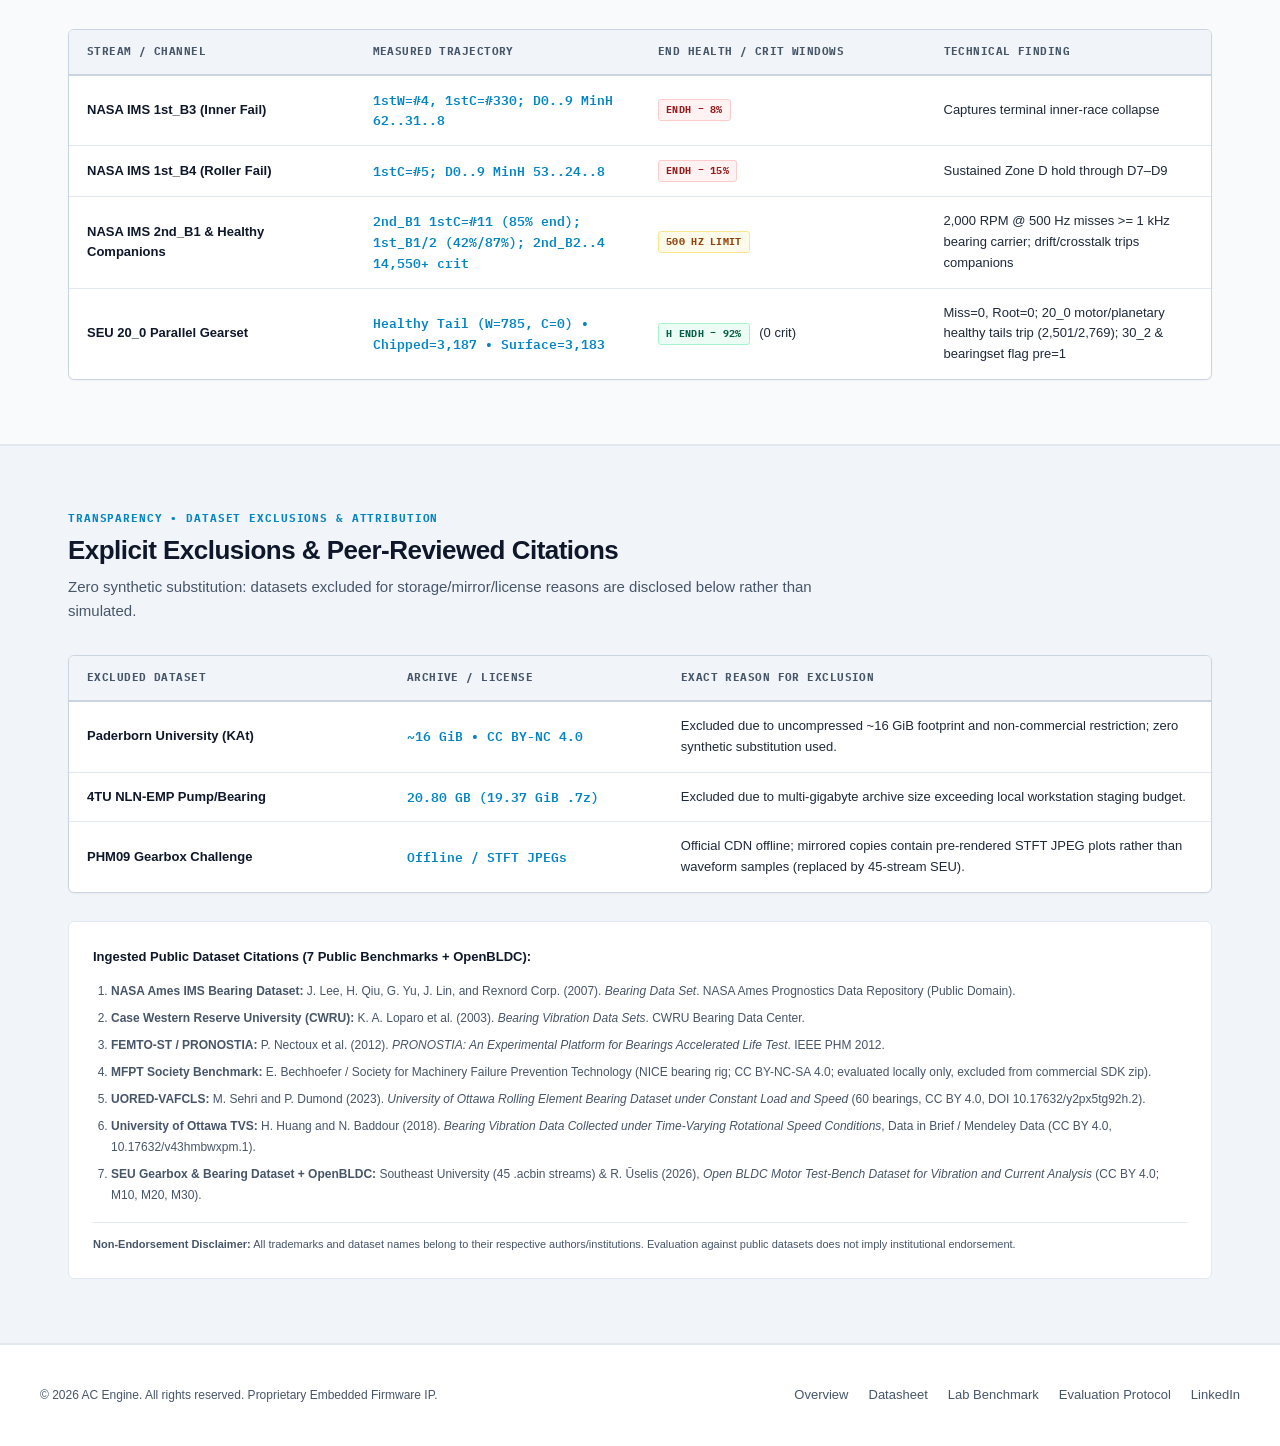
<file: benchmark.html>
<!DOCTYPE html>
<html lang="en">
<head>
    <meta charset="UTF-8">
    <meta name="viewport" content="width=device-width, initial-scale=1.0">
    <title>Empirical Lab Benchmarks &amp; 193 Real-Stream Validation | AC Engine</title>
    <meta name="description" content="Real-data vibration qualification across 193 decimated .acbin streams from 7 public datasets (NASA IMS, CWRU, FEMTO-ST, MFPT, UORED-VAFCLS, Ottawa TVS, SEU) plus OpenBLDC ADXL355 motors.">
    <link rel="icon" type="image/png" href="assets/logo_icon.png">
    <link rel="preconnect" href="https://fonts.googleapis.com">
    <link rel="preconnect" href="https://fonts.gstatic.com" crossorigin>
    <link href="https://fonts.googleapis.com/css2?family=IBM+Plex+Mono:ital,wght@0,400;0,500;0,600;0,700;1,400&display=swap" rel="stylesheet">
    <link rel="stylesheet" href="assets/style.css?v=6.1">
</head>
<body>

    <!-- Top Engineering Spec Stripe -->
    <div class="top-stripe">
        <div class="top-stripe-left">
            <span>EMBEDDED C DSP CORE</span> &bull; 
            <span>FREESTANDING ANSI C99</span> &bull; 
            <span>DETERMINISTIC 312B SRAM</span>
        </div>
        <div class="top-stripe-right">
            <span class="top-stripe-dot"></span>
            <span>ARM CORTEX-M0+/M4/M7/M33 &bull; ESP32-S3 &bull; HOST SITL</span>
        </div>
    </div>

    <!-- Navigation -->
    <nav>
        <div class="nav-inner">
            <a href="index.html" class="nav-brand" aria-label="AC Engine Homepage">
                <img src="assets/logo_icon.png" alt="AC Engine Emblem" class="nav-logo-icon" width="34" height="34">
                <div class="brand-text">
                    AC ENGINE
                    <span class="brand-badge">EMBEDDED DSP</span>
                </div>
            </a>
            <div class="nav-links">
                <a href="index.html">Overview</a>
                <a href="datasheet.html">Silicon Datasheet</a>
                <a href="benchmark.html" class="active">Lab Benchmark</a>
                <a href="evaluation.html">Evaluation Protocol</a>
                <a href="evaluation.html" class="btn-nav">Request Evaluation SDK &rarr;</a>
            </div>
        </div>
    </nav>

    <!-- Main Content Container -->
    <main id="main">

    <!-- Page Header -->
    <div class="page-header">
        <div class="container">
            <div class="section-tag">PHYSICAL RIG VALIDATION &bull; 193 REAL .ACBIN STREAMS + OPENBLDC FLEET</div>
            <h1>Empirical Vibration Qualification Across Real Machinery Datasets</h1>
            <p class="lead">
                Honest, reproducible C-library benchmarks across <strong>193 real decimated 500 Hz <span class="mono">.acbin</span> streams</strong> spanning 7 public datasets (NASA Ames IMS, CWRU, FEMTO-ST PRONOSTIA, MFPT, UORED-VAFCLS, University of Ottawa TVS, and SEU Gearbox) plus real ADXL355 dynamometer telemetry from the <strong>OpenBLDC 3-motor fleet</strong>. Includes full disclosure of operating boundaries and explicit exclusions.
            </p>

            <!-- Technical Dossier Request Card -->
            <div class="pdf-dossier-banner">
                <div class="pdf-dossier-meta">
                    <div class="pdf-dossier-title">
                        <span>📄</span> Official AC Engine 5.0 Technical Dossier &amp; Rig Logs
                        <span class="pdf-tag">2-PAGE SPEC</span>
                    </div>
                    <div class="pdf-dossier-desc">
                        Measured static library byte sizes (8.4–16.6 KB -O3), host timing (4.17 µs), failure-mode logs, and commercial licensing schedules.
                    </div>
                </div>
                <a href="evaluation.html" class="btn-primary" style="font-size:13px; padding:10px 20px;">
                    Request 2-Page Technical Dossier &rarr;
                </a>
            </div>

            <!-- In-Page Anchor Jump Bar -->
            <div class="benchmark-jump-bar">
                <span class="benchmark-jump-label">Jump to Test Rig:</span>
                <a href="#rig-openbldc">1. OpenBLDC ADXL355 Fleet</a>
                <a href="#rig-endurance">2. Continuous Phase &amp; Dyno Stress</a>
                <a href="#rig-uored">3. UORED-VAFCLS (60 Brgs)</a>
                <a href="#rig-femto">4. FEMTO-ST PRONOSTIA (8 Runs)</a>
                <a href="#rig-ottawa">5. Ottawa TVS VFD Sweeps</a>
                <a href="#rig-cwru">6. CWRU 2 HP Motor</a>
                <a href="#rig-mfpt">7. MFPT Stepped Loads</a>
                <a href="#rig-nasa">8. NASA IMS &amp; SEU Gearbox</a>
                <a href="#exclusions">9. Exclusions &amp; Limitations</a>
            </div>
        </div>
    </div>

    <!-- Master Benchmark Summary Matrix Table -->
    <section>
        <div class="container">
            <div class="section-header">
                <div class="section-tag">MASTER EMPIRICAL QUALIFICATION MATRIX</div>
                <h2 class="section-title">Multi-Platform Measured C-Engine Performance Summary</h2>
                <p class="section-desc">
                    Evaluated directly with compiled ANSI C99 code (<span class="mono">sizeof(ac_engine_t) == 312</span> bytes SRAM, 0 malloc, zero FPU, 6-window sustained confirmation interlock). Host timing: 4.17 µs avg (4.17 µs p50, <span class="mono">236,549 evals/sec</span>).
                </p>
            </div>

            <div class="spec-table-container">
                <table class="spec-table">
                    <thead>
                        <tr>
                            <th style="width: 19%;">Test Rig &amp; Dataset</th>
                            <th style="width: 23%;">Ingested Real Streams</th>
                            <th style="width: 22%;">Observed Fault Detection</th>
                            <th style="width: 18%;">Observed Healthy / False Trips</th>
                            <th style="width: 18%;">Documented Boundary / Note</th>
                        </tr>
                    </thead>
                    <tbody>
                        <tr>
                            <td class="strong">
                                OpenBLDC ADXL355 Fleet
                                <div style="font-size:11px; color:var(--text-muted); margin-top:2px;">Motors 10, 20, 30 (Front+Rear)</div>
                            </td>
                            <td>Real 1,000 Hz CSV &amp; 500 Hz BIN (10,435w M10F, 8,223w M30F nominal)</td>
                            <td><span class="badge-win">512–704 ms</span> M10F/M30F @ 1 kHz; M30F 576 ms @ 500 Hz</td>
                            <td><span class="badge-win">0.00% CritFAR</span> M10F (1 kHz/500 Hz) &amp; M30 F/R</td>
                            <td>M10R (1 kHz) 92.24%; M20 speed shift 19.3% warn / 50–94% 500Hz crit</td>
                        </tr>
                        <tr>
                            <td class="strong">
                                OEM Dyno Stress (M10 Front)
                                <div style="font-size:11px; color:var(--text-muted); margin-top:2px;">1,000 Hz Real + Shock Gate</div>
                            </td>
                            <td>100 nominal windows + <span class="mono">+1,000 mg/axis</span> shock + notched fault</td>
                            <td><span class="badge-win">~544 ms</span> 1stC #16, EndH 13%</td>
                            <td><span class="badge-win">0.00000% FAR</span> (0/100 FA; Shock H=97%)</td>
                            <td>37w (1.18s) auto-calibration lock</td>
                        </tr>
                        <tr>
                            <td class="strong">
                                FEMTO-ST / PRONOSTIA
                                <div style="font-size:11px; color:var(--text-muted); margin-top:2px;">8 Run-to-Failure Bearings</div>
                            </td>
                            <td>25.6 kHz decimated to 500 Hz (<span class="mono">8/8</span> <span class="mono">.acbin</span>, 36–45w cal)</td>
                            <td><span class="badge-win">8/8 Progression</span> <span class="mono">B1_1</span> holds D0–D6 &amp; trips D7 (8%)</td>
                            <td><span class="badge-win">B1_1 D0–D6 Clean</span> <span class="mono">B3_2</span> warns D9 (38%)</td>
                            <td><span class="mono">B1_2..B1_4</span> show early D0 0.1s burst-seam latches</td>
                        </tr>
                        <tr>
                            <td class="strong">
                                UORED-VAFCLS (CC BY 4.0)
                                <div style="font-size:11px; color:var(--text-muted); margin-top:2px;">60 Bearings / 20 Triplets</div>
                            </td>
                            <td>42 kHz decimated to 500 Hz (<span class="mono">H / Developing / Fault</span>)</td>
                            <td><span class="badge-win">16/20 Dev, 14/20 Flt</span> (<span class="mono">Inner 5/5</span>, <span class="mono">Cage 4/4 Dev</span>)</td>
                            <td><span class="badge-win">20/20 Healthy 0 Crit</span> (<span class="mono">16/20</span> strictly <span class="mono">W=0,C=0,P=0</span>)</td>
                            <td><span class="mono">2/20</span> (<span class="mono">B08</span>, <span class="mono">B16</span>) cold-boot flagged <span class="mono">PREEXISTING</span></td>
                        </tr>
                        <tr>
                            <td class="strong">
                                Univ. of Ottawa TVS (CC BY 4.0)
                                <div style="font-size:11px; color:var(--text-muted); margin-top:2px;">36 Variable-Speed Runs</div>
                            </td>
                            <td>200 kHz decimated to 500 Hz across Profiles A, B, C, D</td>
                            <td><span class="badge-win">Inner 3/3 (A–D)</span>; <span class="badge-win">Outer 8/9</span> (<span class="mono">3/3</span> A–B, <span class="mono">2/3</span> C–D)</td>
                            <td><span class="badge-win">0 Crit (A–C Healthy)</span> (<span class="mono">MinH 70–88%</span>)</td>
                            <td>Profile D steep accel healthy tail trips (115 crit, <span class="mono">MinH 14%</span>)</td>
                        </tr>
                        <tr>
                            <td class="strong">
                                CWRU 2 HP Motor
                                <div style="font-size:11px; color:var(--text-muted); margin-top:2px;">16 .acbin (0.007" @ 0–3 HP)</div>
                            </td>
                            <td>12 kHz decimated to 500 Hz (Norm, IR, Ball, OR x 4 loads)</td>
                            <td><span class="badge-win">12/12 Faults (0–3 HP)</span> (<span class="mono">1stC=#9–#33</span> windows)</td>
                            <td><span class="badge-win">0.00% CritFAR (1–3 HP)</span> (594–596w held-out)</td>
                            <td>0 HP healthy shifts trigger 93.59% CritFAR; HF &lt;200 Hz attenuated</td>
                        </tr>
                        <tr>
                            <td class="strong">
                                MFPT (CC BY-NC-SA 4.0)
                                <div style="font-size:11px; color:var(--text-muted); margin-top:2px;">20 .acbin Stepped Loads</div>
                            </td>
                            <td>3 Baselines, 7 Variable-Load IR, 10 Outer Race @ 500 Hz</td>
                            <td><span class="badge-win">5/7 Var-Load IR</span> (<span class="mono">vload_3..7</span>, <span class="mono">EndH 8–21%</span>)</td>
                            <td><span class="badge-win">3/3 Baselines 0 Crit</span> (<span class="mono">W=32–79</span>)</td>
                            <td><span class="mono">1/10</span> OR (<span class="mono">OR_vload_3</span> 16 crit); HF OR modulated above 250 Hz Nyquist</td>
                        </tr>
                        <tr>
                            <td class="strong">
                                NASA Ames IMS (8 Channels)
                                <div style="font-size:11px; color:var(--text-muted); margin-top:2px;">Set 1 (4) &amp; Set 2 (4) @ 500 Hz</div>
                            </td>
                            <td>20 kHz decimated to 500 Hz (15w per snapshot)</td>
                            <td><span class="badge-win">1st_B3 (8%) &amp; 1st_B4 (15%)</span> catastrophic collapse</td>
                            <td><span class="badge-amber">Drift / Cross-Talk</span> (<span class="mono">1st_B2</span> 87%; <span class="mono">2nd_B2..4</span> trip)</td>
                            <td>2,000 RPM @ 500 Hz lacks >=1 kHz HF carrier band for <span class="mono">2nd_B1</span></td>
                        </tr>
                        <tr>
                            <td class="strong">
                                SEU Gearbox &amp; Bearing (45 ch)
                                <div style="font-size:11px; color:var(--text-muted); margin-top:2px;">Gearset (20_0/30_2) &amp; Brg</div>
                            </td>
                            <td>Parallel/Planetary/Motor + Bearing <span class="mono">.acbin</span> @ 500 Hz</td>
                            <td><span class="badge-win">20_0 Parallel</span> Chipped (3,187c) &amp; Surface (3,183c)</td>
                            <td><span class="badge-win">0 Crit Parallel Healthy</span> (<span class="mono">W=785</span>, <span class="mono">EndH 92%</span>)</td>
                            <td><span class="mono">Miss=0/Root=0</span> on 20_0 parallel; <span class="mono">30_2</span> &amp; bearingset flag <span class="mono">pre=1</span> at cal</td>
                        </tr>
                    </tbody>
                </table>
            </div>
        </div>
    </section>

    <!-- Deep-Dive 1: OpenBLDC ADXL355 Fleet & Signal Analysis -->
    <section id="rig-openbldc" style="background:var(--bg-subtle);">
        <div class="container">
            <div class="section-header">
                <div class="section-tag">BENCHMARK 01 &bull; OPENBLDC ADXL355 FLEET (REAL 1 kHz / 500 Hz)</div>
                <h2 class="section-title">OpenBLDC 3-Motor Fleet &amp; Held-Out Motor 30 Signal Analysis</h2>
                <p class="section-desc">
                    Real Analog Devices ADXL355 20-bit tri-axial MEMS vibration streams evaluated across Motors 10, 20, and 30 (Front &amp; Rear channels) at native 1,000 Hz CSV (<span class="mono">32 ms/win</span>) and decimated 500 Hz BIN (<span class="mono">64 ms/win</span>).
                </p>
            </div>

            <div class="plot-container">
                <img src="assets/real_motor_signal_analysis.svg" alt="Empirical ADXL355 Motor 30 Signal Analysis Plot" class="plot-svg-frame" width="1060" height="740">
            </div>

            <div class="plot-explanation-grid">
                <div class="plot-expl-card">
                    <div class="plot-expl-num">PANEL 01 &bull; TOP</div>
                    <h4>Raw Dynamic Acceleration (mg)</h4>
                    <p>Motor 30 nominal baseline windows (w36–w55) followed by real notched ball-bearing raceway impacts sampled on ADXL355 &plusmn;4g (128,000 LSB/g).</p>
                </div>
                <div class="plot-expl-card">
                    <div class="plot-expl-num">PANEL 02 &bull; BOTTOM LEFT</div>
                    <h4>500 Hz FFT Spectrum (0–250 Hz)</h4>
                    <p>Overlay comparing nominal 8.33 Hz (500 RPM) baseline vs. damaged bearing harmonic content peaking at <strong>29.4 Hz</strong> and <strong>58.8 Hz (2X)</strong>.</p>
                </div>
                <div class="plot-expl-card">
                    <div class="plot-expl-num">PANEL 03 &bull; BOTTOM RIGHT</div>
                    <h4>Compiled C Engine Health Decay</h4>
                    <p>Direct execution of <span class="mono">ac_engine_evaluate_ctx</span> (5.04 µs via Python ctypes harness; 4.17–4.20 µs native C++) latches critical trip at <strong>0.70 s (Window #11)</strong> after fault transition.</p>
                </div>
            </div>

            <!-- OpenBLDC Fleet Table -->
            <div style="margin-top: 32px;">
                <div class="section-tag">MULTI-MOTOR FLEET MATRIX (1,000 Hz CSV &amp; 500 Hz BIN)</div>
                <div class="spec-table-container">
                    <table class="spec-table">
                        <thead>
                            <tr>
                                <th style="width: 22%;">Motor &amp; Sensor Mount</th>
                                <th style="width: 20%;">Calibration Lock</th>
                                <th style="width: 28%;">Nominal Stream Result</th>
                                <th style="width: 30%;">Fault Stream Latency &amp; Verdict</th>
                            </tr>
                        </thead>
                        <tbody>
                            <tr>
                                <td class="strong">Motor 10 Front (1 kHz CSV)</td>
                                <td class="mono">37w (1.18 s)</td>
                                <td><span class="badge-win">0.00% CritFAR</span> (10,435w; W=0, C=0)</td>
                                <td><span class="badge-loss">1stC = #21 (~704 ms)</span> &bull; 2,982/3,003 crit, EndH=8%</td>
                            </tr>
                            <tr>
                                <td class="strong">Motor 10 Front (500 Hz BIN)</td>
                                <td class="mono">36w (2.30 s)</td>
                                <td><span class="badge-win">0.00% CritFAR</span> (5,198w; W=4, C=0)</td>
                                <td><span class="badge-loss">1stC = #594</span> (1stW=#34) &bull; 905/1,499 crit, EndH=75%</td>
                            </tr>
                            <tr>
                                <td class="strong">Motor 30 Front (1 kHz CSV)</td>
                                <td class="mono">36w (1.15 s)</td>
                                <td><span class="badge-win">0.00% CritFAR</span> (8,223w; W=3, C=0)</td>
                                <td><span class="badge-loss">1stC = #15 (~512 ms)</span> &bull; 2,480/2,495 crit, EndH=8%</td>
                            </tr>
                            <tr>
                                <td class="strong">Motor 30 Front (500 Hz BIN)</td>
                                <td class="mono">36w (2.30 s)</td>
                                <td><span class="badge-win">0.00% CritFAR</span> (4,091w; W=175, C=0)</td>
                                <td><span class="badge-loss">1stC = #8 (~576 ms)</span> &bull; 1,237/1,245 crit, EndH=8%</td>
                            </tr>
                            <tr>
                                <td class="strong">Motor 30 Rear (1 kHz / 500 Hz)</td>
                                <td class="mono">40w / 36w</td>
                                <td><span class="badge-win">0.00% CritFAR</span> (W=24 @ 1k / W=309 @ 500Hz)</td>
                                <td><span class="badge-loss">1stC = #445 (1k) / #16 (500Hz)</span> &bull; EndH=59% / 38%</td>
                            </tr>
                            <tr>
                                <td class="strong">Motor 10 Rear (1 kHz vs 500 Hz)</td>
                                <td class="mono">39w / 37w</td>
                                <td><span class="badge-win">0.00% @ 500 Hz</span>; <span class="badge-amber">92.24% @ 1 kHz</span></td>
                                <td>1stC=#17 (~576 ms @ 1k) / #24 (~1,600 ms @ 500Hz); HF resonance sensitivity @ 1 kHz</td>
                            </tr>
                            <tr style="background:#f8fafc;">
                                <td class="strong">Motor 20 Front &amp; Rear (Known Shift)</td>
                                <td class="mono">36–39w</td>
                                <td><span class="badge-amber">19.28% Warn / 0% Crit (F 1k)</span>; <span class="badge-amber">50.2%–93.9% @ 500Hz</span></td>
                                <td>Speed/regime shifts exceed static cal envelope without RPM tachometer reset</td>
                            </tr>
                        </tbody>
                    </table>
                </div>
            </div>
        </div>
    </section>

    <!-- Deep-Dive 2: Continuous Phase Replay & OEM Dyno Qualification -->
    <section id="rig-endurance">
        <div class="container">
            <div class="section-header">
                <div class="section-tag">BENCHMARK 02 &bull; CONTINUOUS PHASE STABILITY &amp; OEM DYNO STRESS</div>
                <h2 class="section-title">66,041-Window Phase-Cycle Replay &amp; Shock Immunity Qualification</h2>
                <p class="section-desc">
                    Long-duration stability verified over exact integer phase cycles (66,041 healthy windows on Motor 30 nominal data, 2,113,312 phase-unique samples) followed by 1,245 fault windows, alongside the 1,000 Hz OEM dyno transient shock qualification harness (<span class="mono">bin/oem_dyno_eval</span>) and 16 standalone C/C++ stress harnesses.
                </p>
            </div>

            <!-- Endurance SVG Plot -->
            <div class="plot-container">
                <img src="assets/endurance_stability_plot.svg" alt="Continuous Phase-Cycle Stability & Fault Injection Plot" class="plot-svg-frame" width="1060" height="490" loading="lazy">
            </div>

            <div style="margin-top: 32px;">
                <div class="spec-table-container">
                    <table class="spec-table">
                        <thead>
                            <tr>
                                <th style="width: 26%;">Qualification Harness</th>
                                <th style="width: 24%;">Input Stream</th>
                                <th style="width: 24%;">Observed False Trips / Safeguard</th>
                                <th style="width: 26%;">Measured Metric</th>
                            </tr>
                        </thead>
                        <tbody>
                            <tr>
                                <td class="strong">Motor 30 Phase-Cycle Replay</td>
                                <td class="mono">66,041w Healthy + 1,245w Fault</td>
                                <td><span class="badge-win">0 Trips Observed</span> (0.000% FAR)</td>
                                <td class="mono">Mean Health = 89.96% &plusmn; 4.68% (66%–100%); Trip @ 0.70s (Min 8%)</td>
                            </tr>
                            <tr>
                                <td class="strong">OEM Dyno Evaluation (<span class="mono">oem_dyno_eval</span>)</td>
                                <td class="mono">M10 Front 1 kHz + +1,000 mg Shock</td>
                                <td><span class="badge-win">0/100 FA</span> + Shock Held (H=97%)</td>
                                <td class="mono">Cal=37w (1.18s) &bull; Fault 1stC=#16 (~544 ms), EndH=13%</td>
                            </tr>
                            <tr>
                                <td class="strong">SDK Verification &amp; Timing (<span class="mono">benchmark_timing</span>)</td>
                                <td class="mono">libac_engine.a (-O3 arm64)</td>
                                <td><span class="badge-win">8/8 Assertions PASS</span> (312B, 0 undef)</td>
                                <td class="mono">4.17 &micro;s avg (p50 4.17, p99 4.38 &micro;s; 236,549 evals/s)</td>
                            </tr>
                            <tr>
                                <td class="strong">16 Synthetic/Hybrid C/C++ Corner &amp; Endurance Harnesses (+5 Real-Data Suites = 21 Built)</td>
                                <td class="mono">Corner, shock &amp; 48h/7.4d endurance</td>
                                <td><span class="badge-win">16/16 EXIT=0</span> (clean C/C++ build)</td>
                                <td class="mono">6-window interlock, 0-RPM flatline, clamp &amp; wrap checks</td>
                            </tr>
                        </tbody>
                    </table>
                </div>
            </div>
        </div>
    </section>

    <!-- Deep-Dive 3: UORED-VAFCLS (60 Bearings / 20 Triplets) -->
    <section id="rig-uored" style="background:var(--bg-subtle);">
        <div class="container">
            <div class="section-header">
                <div class="section-tag">BENCHMARK 03 &bull; UORED-VAFCLS (CC BY 4.0)</div>
                <h2 class="section-title">University of Ottawa Constant-Speed Bearing Triplets (60 Bearings)</h2>
                <p class="section-desc">
                    All 20 bearing progression triplets (60 real <span class="mono">.acbin</span> streams decimated from 42 kHz to 500 Hz: Healthy, Developing, and Fault across Inner, Outer, Cage, and Ball damage classes). Each group calibrates independently on its healthy prefix (27–36w) and tests held-out healthy tails plus Developing and Fault states.
                </p>
            </div>

            <div class="spec-table-container">
                <table class="spec-table">
                    <thead>
                        <tr>
                            <th style="width: 24%;">Cohort / Defect Group</th>
                            <th style="width: 18%;">Cal &amp; Held-Out Tails</th>
                            <th style="width: 20%;">Developing Flagged</th>
                            <th style="width: 20%;">Established Fault Flagged</th>
                            <th style="width: 18%;">Observed Limitation</th>
                        </tr>
                    </thead>
                    <tbody>
                        <tr>
                            <td class="strong">Healthy Baseline Fleet (B01–B20)</td>
                            <td><span class="badge-win">20/20 Zero Crit</span></td>
                            <td class="mono">16/20 strictly W=0, C=0, P=0</td>
                            <td class="mono">4/20 non-zero warn only</td>
                            <td><span class="mono">B08</span> (<span class="mono">P=120</span>) &amp; <span class="mono">B16</span> (<span class="mono">P=129</span>) flagged <span class="mono">PREEXISTING</span> at cold boot</td>
                        </tr>
                        <tr>
                            <td class="strong">Inner Race Defects (B01–B05)</td>
                            <td class="mono">Cal 36w nominal</td>
                            <td><span class="badge-win">5/5 Flagged</span> (warn|crit)</td>
                            <td><span class="badge-win">5/5 Flagged</span> (crit)</td>
                            <td>Cleanest class separation @ 500 Hz</td>
                        </tr>
                        <tr>
                            <td class="strong">Outer Race Defects (B06–B10)</td>
                            <td class="mono">Cal 27–36w (<span class="mono">B08</span> Pre)</td>
                            <td><span class="badge-win">B07/B10 crit; B06 warn</span></td>
                            <td><span class="badge-win">Tracked in active group</span></td>
                            <td>Structural resonance differences across housings</td>
                        </tr>
                        <tr>
                            <td class="strong">Cage Defects (B17–B20)</td>
                            <td class="mono">Cal 36w nominal</td>
                            <td><span class="badge-win">4/4 Dev Flagged</span></td>
                            <td><span class="badge-win">Tracked</span></td>
                            <td>Sub-synchronous modulation captured</td>
                        </tr>
                        <tr>
                            <td class="strong">Ball Defects (B11–B14)</td>
                            <td class="mono">Cal 36w nominal</td>
                            <td><span class="badge-amber">Dev warn / B13 crit</span></td>
                            <td><span class="badge-amber">Attenuated @ 500 Hz</span></td>
                            <td>Ball spin impact sidebands exceed 250 Hz Nyquist in mild states</td>
                        </tr>
                    </tbody>
                </table>
            </div>
        </div>
    </section>

    <!-- Deep-Dive 4: FEMTO-ST PRONOSTIA -->
    <section id="rig-femto">
        <div class="container">
            <div class="section-header">
                <div class="section-tag">BENCHMARK 04 &bull; FEMTO-ST / PRONOSTIA (8 RUNS)</div>
                <h2 class="section-title">PRONOSTIA Accelerated Overload Run-to-Failure Campaign</h2>
                <p class="section-desc">
                    All 8 ingested real run-to-failure bearings (25.6 kHz decimated to 500 Hz: <span class="mono">B1_1–B1_4</span>, <span class="mono">B2_1–B2_2</span>, <span class="mono">B3_1–B3_2</span>). Every run auto-calibrates on healthy start (36–45w) and tracks end-of-life collapse across lifecycle deciles D0–D9.
                </p>
            </div>

            <div class="spec-table-container">
                <table class="spec-table">
                    <thead>
                        <tr>
                            <th style="width: 24%;">Run-to-Failure Stream</th>
                            <th style="width: 18%;">Cal Lock</th>
                            <th style="width: 28%;">Lifecycle Progression</th>
                            <th style="width: 15%;">Terminal Health</th>
                            <th style="width: 15%;">Disclosure / Note</th>
                        </tr>
                    </thead>
                    <tbody>
                        <tr>
                            <td class="strong">Bearing 1_1 (4,000 N / 1,800 RPM)</td>
                            <td class="mono">36w</td>
                            <td><span class="badge-win">0 crit D0–D6</span>, trips decisively in D7</td>
                            <td class="mono">EndH = 8%</td>
                            <td>Cleanest monotonic progression</td>
                        </tr>
                        <tr>
                            <td class="strong">Bearings 1_2, 1_3, 1_4, 2_1, 2_2</td>
                            <td class="mono">36–45w</td>
                            <td>Full degradation latched (<span class="mono">8/8</span> active)</td>
                            <td class="mono">EndH = 8%</td>
                            <td><span class="mono">B1_2..B1_4</span> show D0 0.1s burst-seam latches</td>
                        </tr>
                        <tr>
                            <td class="strong">Bearing 3_1 &amp; Bearing 3_2 (5,000 N)</td>
                            <td class="mono">36w</td>
                            <td><span class="mono">B3_1</span> degrades to 41%; <span class="mono">B3_2</span> <span class="mono">W=112, C=9</span> (D9)</td>
                            <td class="mono">EndH = 41% / 38%</td>
                            <td>Late-life severity rise before cut-off</td>
                        </tr>
                    </tbody>
                </table>
            </div>
        </div>
    </section>

    <!-- Deep-Dive 5: University of Ottawa TVS Variable-Speed Sweeps -->
    <section id="rig-ottawa" style="background:var(--bg-subtle);">
        <div class="container">
            <div class="section-header">
                <div class="section-tag">BENCHMARK 05 &bull; UNIVERSITY OF OTTAWA TVS (CC BY 4.0)</div>
                <h2 class="section-title">Time-Varying Rotational Speed Sweeps (36 Real Runs)</h2>
                <p class="section-desc">
                    SpectraQuest Machinery Fault Simulator (200 kHz decimated to 500 Hz) across Profiles A, B, C, and D (Healthy, Inner, and Outer race faults, 3 trials per cell).
                </p>
            </div>

            <div class="spec-table-container">
                <table class="spec-table">
                    <thead>
                        <tr>
                            <th style="width: 24%;">Speed Profile</th>
                            <th style="width: 28%;">Held-Out Healthy Tail</th>
                            <th style="width: 24%;">Inner Race Faults</th>
                            <th style="width: 24%;">Outer Race Faults</th>
                        </tr>
                    </thead>
                    <tbody>
                        <tr>
                            <td class="strong">Profile A (<span class="mono">H-A-3</span>, 156w held-out)</td>
                            <td><span class="badge-win">0 Crit</span> (<span class="mono">W=12</span>, <span class="mono">MinH=80%</span>)</td>
                            <td><span class="badge-win">3 / 3 Flagged</span></td>
                            <td><span class="badge-win">3 / 3 Flagged</span></td>
                        </tr>
                        <tr>
                            <td class="strong">Profile B (<span class="mono">H-B-3</span>)</td>
                            <td><span class="badge-win">0 Crit</span> (<span class="mono">W=29</span>, <span class="mono">MinH=70%</span>)</td>
                            <td><span class="badge-win">3 / 3 Flagged</span></td>
                            <td><span class="badge-win">3 / 3 Flagged</span></td>
                        </tr>
                        <tr>
                            <td class="strong">Profile C (<span class="mono">H-C-3</span>)</td>
                            <td><span class="badge-win">0 Crit</span> (<span class="mono">W=1</span>, <span class="mono">MinH=88%</span>)</td>
                            <td><span class="badge-win">3 / 3 Flagged</span></td>
                            <td><span class="badge-amber">2 / 3 Flagged</span></td>
                        </tr>
                        <tr>
                            <td class="strong">Profile D (<span class="mono">H-D-3</span>, steep accel/decel)</td>
                            <td><span class="badge-amber">W=24, C=115</span> (<span class="mono">MinH=14%</span>)</td>
                            <td><span class="badge-win">3 / 3 Flagged</span></td>
                            <td><span class="badge-amber">2 / 3 Flagged</span></td>
                        </tr>
                    </tbody>
                </table>
            </div>
        </div>
    </section>

    <!-- Deep-Dive 6: CWRU 2 HP Motor -->
    <section id="rig-cwru">
        <div class="container">
            <div class="section-header">
                <div class="section-tag">BENCHMARK 06 &bull; CASE WESTERN RESERVE UNIVERSITY</div>
                <h2 class="section-title">CWRU 2 HP Motor (0.007" Faults Across 0–3 HP, 16 Real Streams)</h2>
                <p class="section-desc">
                    Drive-end SKF 6205 bearings (12 kHz decimated to 500 Hz) across 0 HP, 1 HP, 2 HP, and 3 HP motor loads using independent post-calibration engine contexts per stream.
                </p>
            </div>

            <div class="spec-table-container">
                <table class="spec-table">
                    <thead>
                        <tr>
                            <th style="width: 18%;">Motor Load</th>
                            <th style="width: 30%;">Held-Out Normal Baseline</th>
                            <th style="width: 26%;">Fault Detection (<span class="mono">IR / Ball / OR</span>)</th>
                            <th style="width: 26%;">Notes &amp; Physics Boundary</th>
                        </tr>
                    </thead>
                    <tbody>
                        <tr>
                            <td class="strong">0 HP (No Load)</td>
                            <td><span class="badge-amber">CritFAR = 93.59%</span> (281w: W=9, C=263)</td>
                            <td><span class="badge-win">141 / 142 / 144 crit</span> (<span class="mono">1stC=#16/#17/#14</span>)</td>
                            <td>Unloaded RMS (4085) shifts vs fault (1329–1883)</td>
                        </tr>
                        <tr>
                            <td class="strong">1 HP Load</td>
                            <td><span class="badge-win">0.00% CritFAR</span> (594w: W=115, C=0)</td>
                            <td><span class="badge-win">125 / 134 / 130 crit</span> (<span class="mono">1stC=#33/#24/#29</span>)</td>
                            <td>Zero nuisance critical trips across held-out tail</td>
                        </tr>
                        <tr>
                            <td class="strong">2 HP Load</td>
                            <td><span class="badge-win">0.00% CritFAR</span> (594w: W=115, C=0)</td>
                            <td><span class="badge-win">41 / 136 / 116 crit</span> (3/3 detected)</td>
                            <td>Zero nuisance critical trips across held-out tail</td>
                        </tr>
                        <tr>
                            <td class="strong">3 HP Load</td>
                            <td><span class="badge-win">0.00% CritFAR</span> (596w: W=54, C=0)</td>
                            <td><span class="badge-win">148 / 149 / 147 crit</span> (<span class="mono">1stC=#12/#9/#12</span>)</td>
                            <td>500 Hz ODR attenuates 2–5 kHz carrier resonance</td>
                        </tr>
                    </tbody>
                </table>
            </div>
        </div>
    </section>

    <!-- Deep-Dive 7: MFPT Stepped Loads -->
    <section id="rig-mfpt" style="background:var(--bg-subtle);">
        <div class="container">
            <div class="section-header">
                <div class="section-tag">BENCHMARK 07 &bull; MFPT SOCIETY (CC BY-NC-SA 4.0)</div>
                <h2 class="section-title">MFPT Variable Stepped Loads (20 Real .acbin Streams)</h2>
                <p class="section-desc">
                    NICE roller bearing dataset decimated to 500 Hz (3 Healthy Baselines calibrated on <span class="mono">baseline_1</span> @ 37w, 7 Variable-Load Inner Race, 10 Outer Race). Excluded from Commercial SDK archive due to non-commercial license.
                </p>
            </div>

            <div class="spec-table-container">
                <table class="spec-table">
                    <thead>
                        <tr>
                            <th style="width: 28%;">MFPT Cohort</th>
                            <th style="width: 24%;">Streams Evaluable</th>
                            <th style="width: 24%;">Observed Output</th>
                            <th style="width: 24%;">Frequency / Load Notes</th>
                        </tr>
                    </thead>
                    <tbody>
                        <tr>
                            <td class="strong">Baselines (270 lbs)</td>
                            <td class="mono">3 / 3 Streams</td>
                            <td><span class="badge-win">0 Critical Trips</span> (<span class="mono">W=33, 79, 32</span>)</td>
                            <td>Calibrated on <span class="mono">baseline_1</span> (37w)</td>
                        </tr>
                        <tr>
                            <td class="strong">Inner Race Variable Load</td>
                            <td class="mono">7 Streams (<span class="mono">vload_1..7</span>)</td>
                            <td><span class="badge-win">5 / 7 Critical</span> (<span class="mono">vload_3..7</span>: 29,19,25,30,36 crit, <span class="mono">EndH 8–21%</span>)</td>
                            <td><span class="mono">vload_1..2</span> stay 0 crit</td>
                        </tr>
                        <tr>
                            <td class="strong">Outer Race Spalls (OR)</td>
                            <td class="mono">10 Streams</td>
                            <td><span class="badge-amber">1 / 10 Critical</span> (<span class="mono">OR_vload_3</span> 16 crit)</td>
                            <td>HF outer-race energy lies above 250 Hz Nyquist ceiling</td>
                        </tr>
                    </tbody>
                </table>
            </div>
        </div>
    </section>

    <!-- Deep-Dive 8: NASA Ames IMS & SEU Gearbox -->
    <section id="rig-nasa">
        <div class="container">
            <div class="section-header">
                <div class="section-tag">BENCHMARK 08 &bull; NASA AMES IMS (8 CH) &amp; SEU GEARBOX/BEARING (45 CH)</div>
                <h2 class="section-title">NASA IMS Run-to-Failure &amp; SEU Parallel/Planetary Gearbox</h2>
                <p class="section-desc">
                    Full 500 Hz real-stream runs showing both catastrophic run-to-failure capture (<span class="mono">1st_B3</span>, <span class="mono">1st_B4</span>, <span class="mono">SEU 20_0 parallel</span>) and honest constant-speed 500 Hz ODR / pre-existing fault limitations.
                </p>
            </div>

            <div class="spec-table-container">
                <table class="spec-table">
                    <thead>
                        <tr>
                            <th style="width: 25%;">Stream / Channel</th>
                            <th style="width: 25%;">Measured Trajectory</th>
                            <th style="width: 25%;">End Health / Crit Windows</th>
                            <th style="width: 25%;">Technical Finding</th>
                        </tr>
                    </thead>
                    <tbody>
                        <tr>
                            <td class="strong">NASA IMS <span class="mono">1st_B3</span> (Inner Fail)</td>
                            <td class="mono"><span class="mono">1stW=#4</span>, <span class="mono">1stC=#330</span>; D0..9 MinH 62..31..8</td>
                            <td><span class="badge-loss">EndH = 8%</span></td>
                            <td>Captures terminal inner-race collapse</td>
                        </tr>
                        <tr>
                            <td class="strong">NASA IMS <span class="mono">1st_B4</span> (Roller Fail)</td>
                            <td class="mono"><span class="mono">1stC=#5</span>; D0..9 MinH 53..24..8</td>
                            <td><span class="badge-loss">EndH = 15%</span></td>
                            <td>Sustained Zone D hold through D7–D9</td>
                        </tr>
                        <tr>
                            <td class="strong">NASA IMS <span class="mono">2nd_B1</span> &amp; Healthy Companions</td>
                            <td class="mono"><span class="mono">2nd_B1</span> <span class="mono">1stC=#11</span> (85% end); <span class="mono">1st_B1/2</span> (42%/87%); <span class="mono">2nd_B2..4</span> 14,550+ crit</td>
                            <td><span class="badge-amber">500 Hz Limit</span></td>
                            <td>2,000 RPM @ 500 Hz misses >= 1 kHz bearing carrier; drift/crosstalk trips companions</td>
                        </tr>
                        <tr>
                            <td class="strong">SEU <span class="mono">20_0</span> Parallel Gearset</td>
                            <td class="mono">Healthy Tail (<span class="mono">W=785</span>, <span class="mono">C=0</span>) &bull; Chipped=3,187 &bull; Surface=3,183</td>
                            <td><span class="badge-win">H EndH = 92%</span> (0 crit)</td>
                            <td><span class="mono">Miss=0, Root=0</span>; <span class="mono">20_0</span> motor/planetary healthy tails trip (2,501/2,769); <span class="mono">30_2</span> &amp; bearingset flag <span class="mono">pre=1</span></td>
                        </tr>
                    </tbody>
                </table>
            </div>
        </div>
    </section>

    <!-- Explicit Exclusions & Citations Section -->
    <section id="exclusions" style="background:var(--bg-subtle); border-top:1px solid var(--border);">
        <div class="container">
            <div class="section-header">
                <div class="section-tag">TRANSPARENCY &bull; DATASET EXCLUSIONS &amp; ATTRIBUTION</div>
                <h2 class="section-title">Explicit Exclusions &amp; Peer-Reviewed Citations</h2>
                <p class="section-desc">
                    Zero synthetic substitution: datasets excluded for storage/mirror/license reasons are disclosed below rather than simulated.
                </p>
            </div>

            <div class="spec-table-container" style="margin-bottom:28px;">
                <table class="spec-table">
                    <thead>
                        <tr>
                            <th style="width: 28%;">Excluded Dataset</th>
                            <th style="width: 24%;">Archive / License</th>
                            <th style="width: 48%;">Exact Reason for Exclusion</th>
                        </tr>
                    </thead>
                    <tbody>
                        <tr>
                            <td class="strong">Paderborn University (KAt)</td>
                            <td class="mono">~16 GiB &bull; CC BY-NC 4.0</td>
                            <td>Excluded due to uncompressed ~16 GiB footprint and non-commercial restriction; zero synthetic substitution used.</td>
                        </tr>
                        <tr>
                            <td class="strong">4TU NLN-EMP Pump/Bearing</td>
                            <td class="mono">20.80 GB (19.37 GiB .7z)</td>
                            <td>Excluded due to multi-gigabyte archive size exceeding local workstation staging budget.</td>
                        </tr>
                        <tr>
                            <td class="strong">PHM09 Gearbox Challenge</td>
                            <td class="mono">Offline / STFT JPEGs</td>
                            <td>Official CDN offline; mirrored copies contain pre-rendered STFT JPEG plots rather than waveform samples (replaced by 45-stream SEU).</td>
                        </tr>
                    </tbody>
                </table>
            </div>

            <div style="background:#ffffff; border:1px solid var(--border); border-radius:6px; padding:24px; font-size:12px; color:var(--text-muted); line-height:1.75;">
                <p style="margin-top:0; margin-bottom:12px; font-weight:700; color:var(--text-title); font-size:13px;">
                    Ingested Public Dataset Citations (7 Public Benchmarks + OpenBLDC):
                </p>
                <ol style="padding-left:18px; margin-bottom:16px;">
                    <li style="margin-bottom:6px;"><strong>NASA Ames IMS Bearing Dataset:</strong> J. Lee, H. Qiu, G. Yu, J. Lin, and Rexnord Corp. (2007). <em>Bearing Data Set</em>. NASA Ames Prognostics Data Repository (Public Domain).</li>
                    <li style="margin-bottom:6px;"><strong>Case Western Reserve University (CWRU):</strong> K. A. Loparo et al. (2003). <em>Bearing Vibration Data Sets</em>. CWRU Bearing Data Center.</li>
                    <li style="margin-bottom:6px;"><strong>FEMTO-ST / PRONOSTIA:</strong> P. Nectoux et al. (2012). <em>PRONOSTIA: An Experimental Platform for Bearings Accelerated Life Test</em>. IEEE PHM 2012.</li>
                    <li style="margin-bottom:6px;"><strong>MFPT Society Benchmark:</strong> E. Bechhoefer / Society for Machinery Failure Prevention Technology (NICE bearing rig; CC BY-NC-SA 4.0; evaluated locally only, excluded from commercial SDK zip).</li>
                    <li style="margin-bottom:6px;"><strong>UORED-VAFCLS:</strong> M. Sehri and P. Dumond (2023). <em>University of Ottawa Rolling Element Bearing Dataset under Constant Load and Speed</em> (60 bearings, CC BY 4.0, DOI 10.17632/y2px5tg92h.2).</li>
                    <li style="margin-bottom:6px;"><strong>University of Ottawa TVS:</strong> H. Huang and N. Baddour (2018). <em>Bearing Vibration Data Collected under Time-Varying Rotational Speed Conditions</em>, Data in Brief / Mendeley Data (CC BY 4.0, 10.17632/v43hmbwxpm.1).</li>
                    <li style="margin-bottom:6px;"><strong>SEU Gearbox &amp; Bearing Dataset + OpenBLDC:</strong> Southeast University (45 <span class="mono">.acbin</span> streams) &amp; R. &#362;selis (2026), <em>Open BLDC Motor Test-Bench Dataset for Vibration and Current Analysis</em> (CC BY 4.0; M10, M20, M30).</li>
                </ol>
                <p style="margin-bottom:0; font-size:11px; color:var(--text-muted); border-top:1px solid var(--border); padding-top:12px;">
                    <strong>Non-Endorsement Disclaimer:</strong> All trademarks and dataset names belong to their respective authors/institutions. Evaluation against public datasets does not imply institutional endorsement.
                </p>
            </div>
        </div>
    </section>
    </main>

    <!-- Footer -->
    <footer>
        <div class="footer-grid">
            <div class="footer-copy">
                &copy; 2026 AC Engine. All rights reserved. Proprietary Embedded Firmware IP.
            </div>
            <div class="footer-links">
                <a href="index.html">Overview</a>
                <a href="datasheet.html">Datasheet</a>
                <a href="benchmark.html">Lab Benchmark</a>
                <a href="evaluation.html">Evaluation Protocol</a>
                <a href="https://www.linkedin.com/in/albert-cornelius-0816a11b5/" target="_blank" rel="noopener noreferrer">LinkedIn</a>
            </div>
        </div>
    </footer>

</body>
</html>
</file>
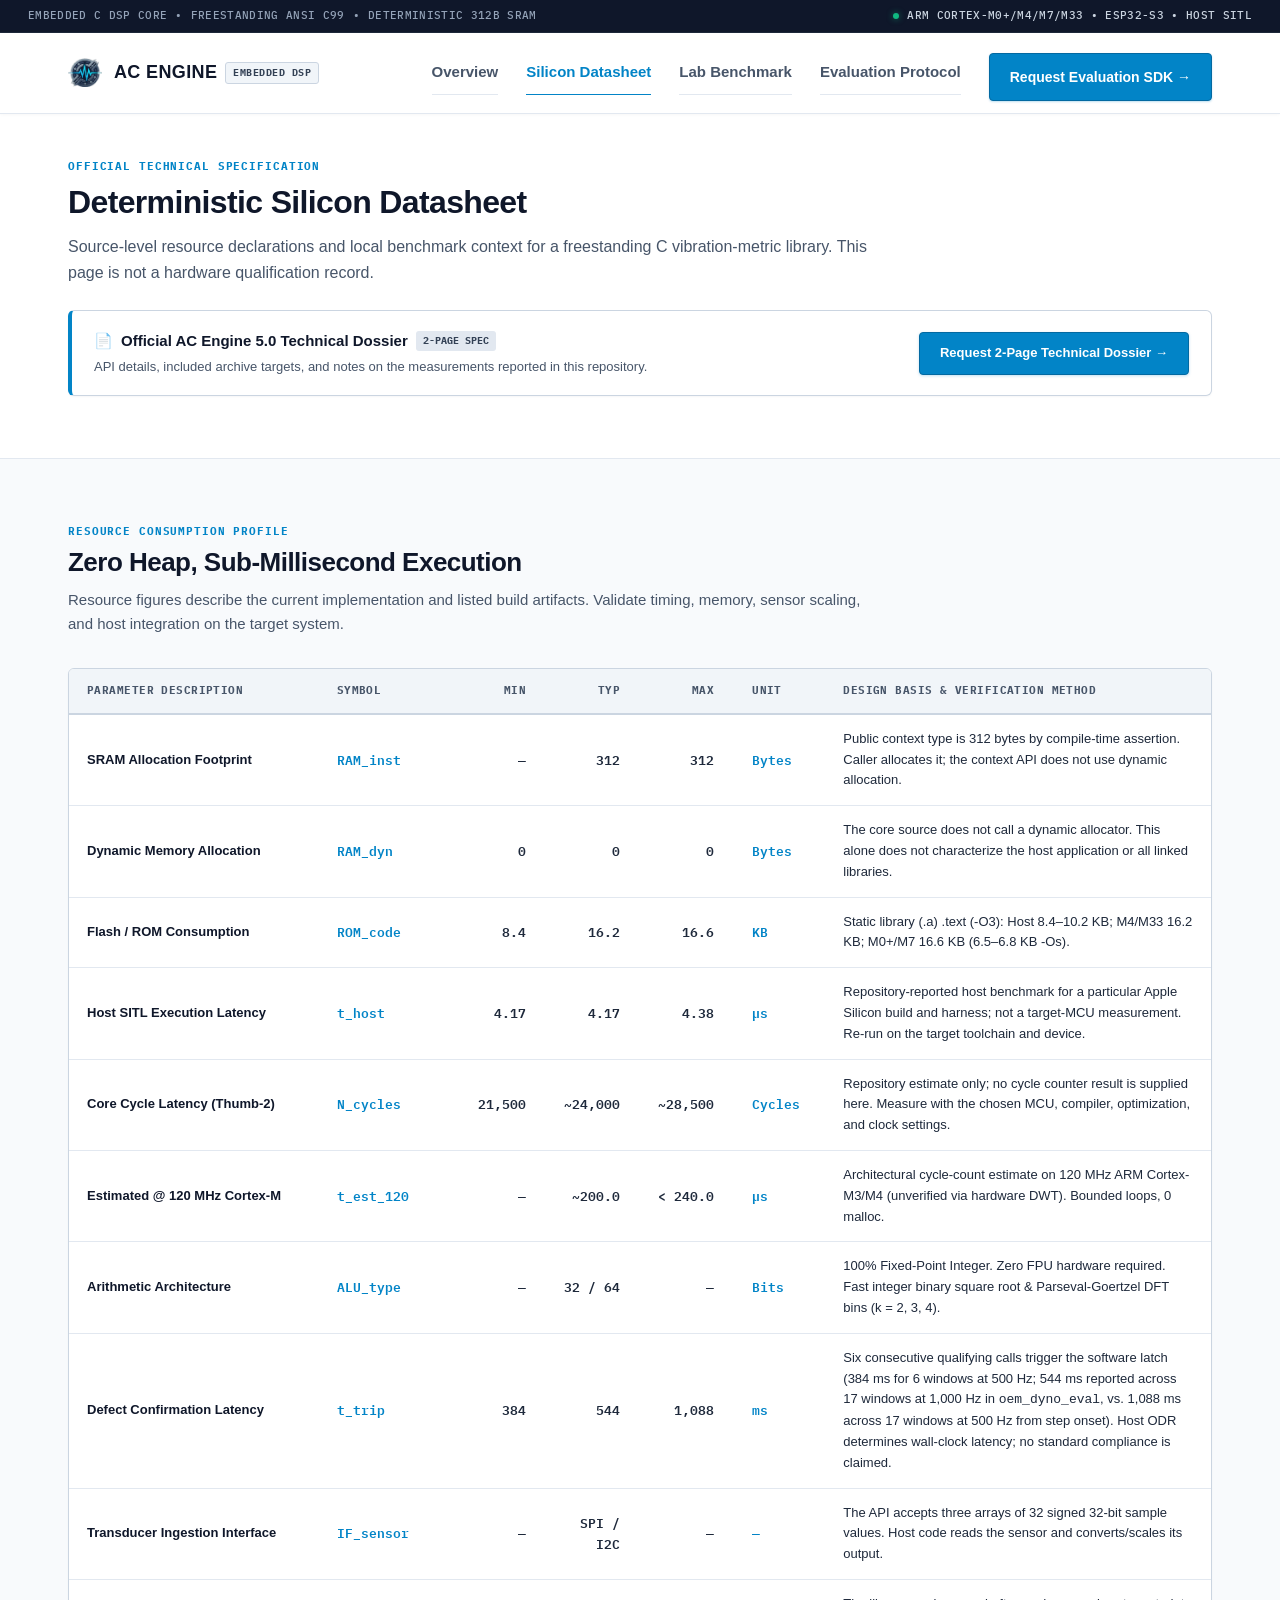
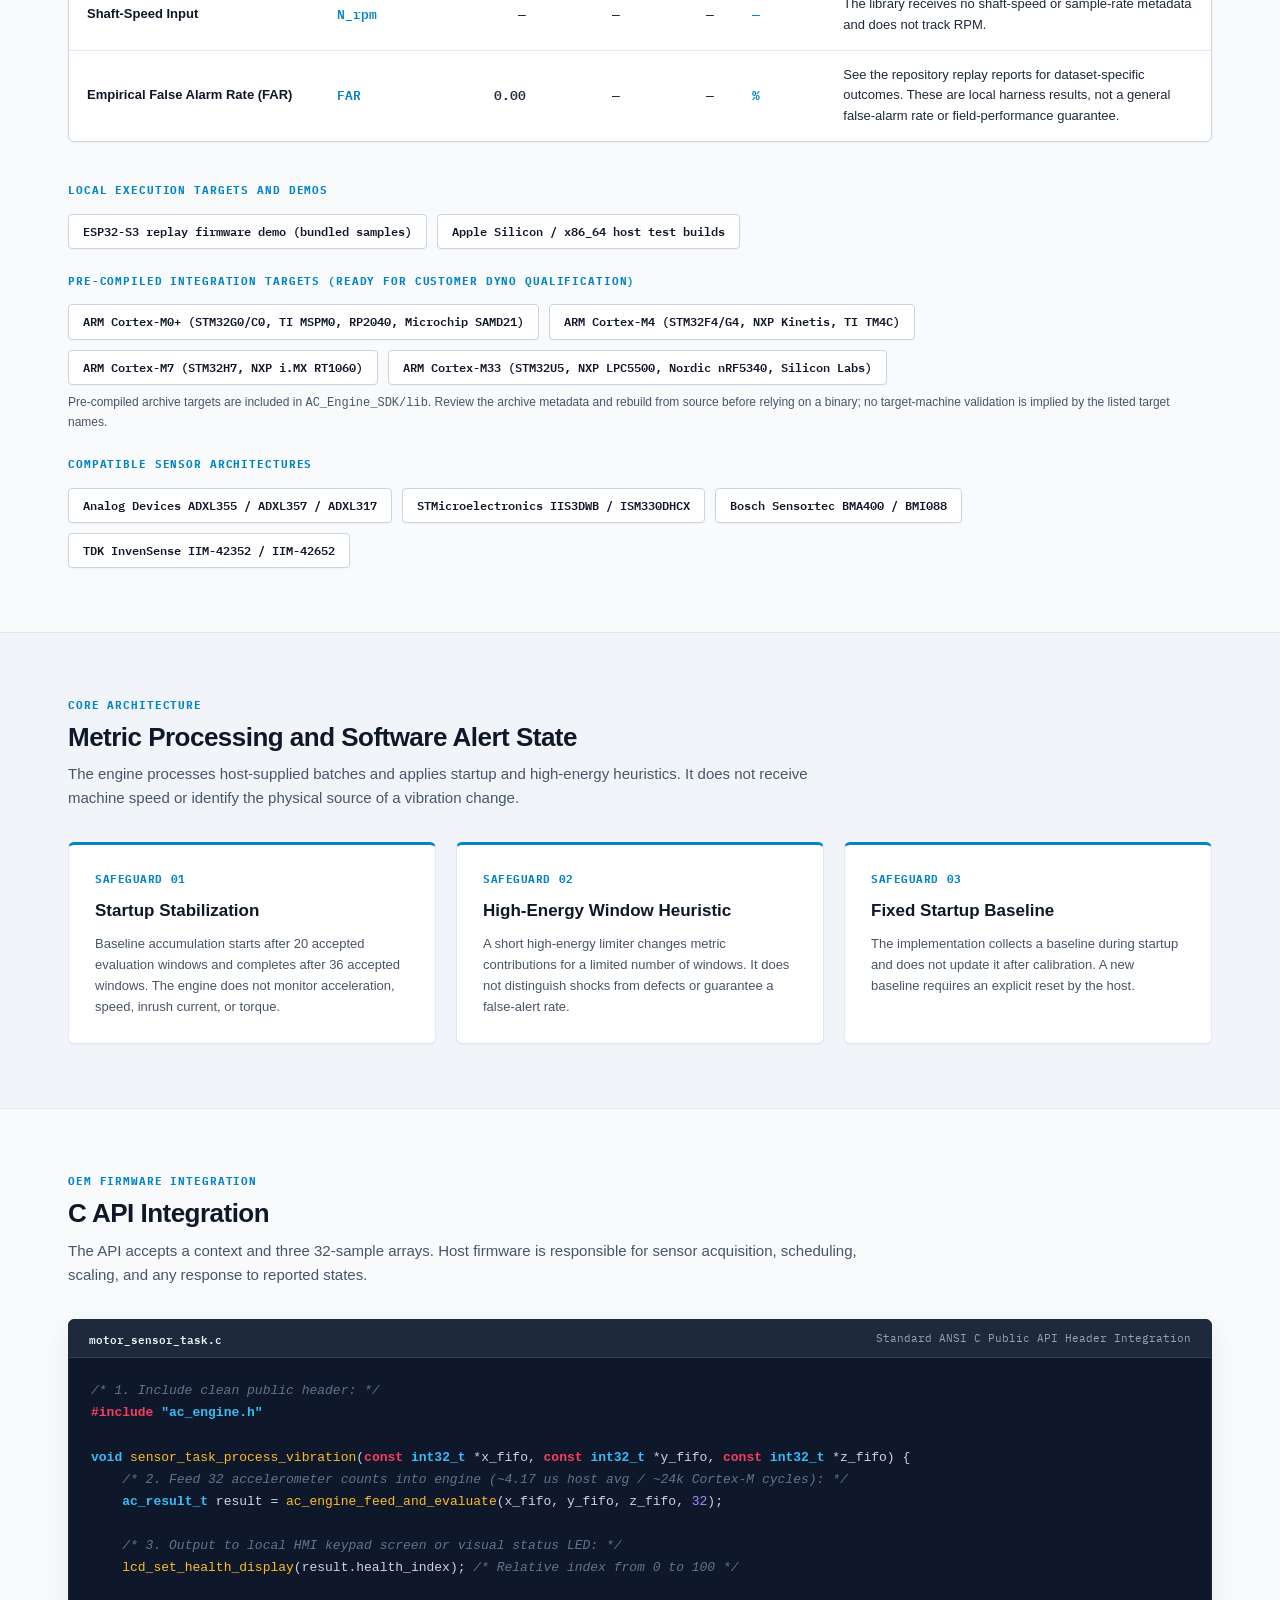
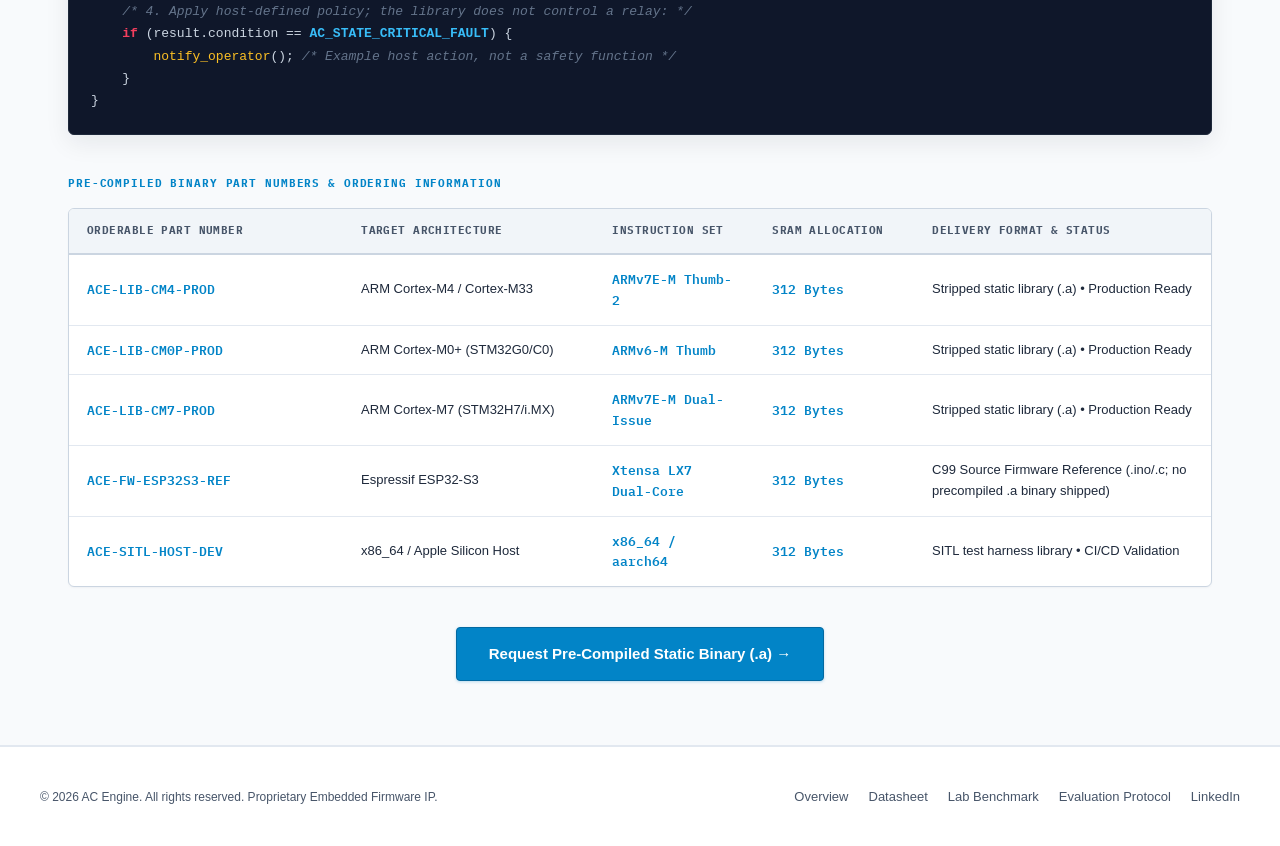
<file: datasheet.html>
<!DOCTYPE html>
<html lang="en">
<head>
    <meta charset="UTF-8">
    <meta name="viewport" content="width=device-width, initial-scale=1.0">
    <title>Silicon Datasheet &amp; Firmware Specs | AC Engine</title>
    <meta name="description" content="Deterministic 312-byte RAM footprint, sub-millisecond execution, zero FPU, zero malloc. Complete silicon specifications for ARM Cortex-M and ESP32.">
    <link rel="icon" type="image/png" href="assets/logo_icon.png">
    <link rel="preconnect" href="https://fonts.googleapis.com">
    <link rel="preconnect" href="https://fonts.gstatic.com" crossorigin>
    <link href="https://fonts.googleapis.com/css2?family=IBM+Plex+Mono:ital,wght@0,400;0,500;0,600;0,700;1,400&display=swap" rel="stylesheet">
    <link rel="stylesheet" href="assets/style.css?v=6.1">
</head>
<body>

    <!-- Top Engineering Spec Stripe -->
    <div class="top-stripe">
        <div class="top-stripe-left">
            <span>EMBEDDED C DSP CORE</span> &bull; 
            <span>FREESTANDING ANSI C99</span> &bull; 
            <span>DETERMINISTIC 312B SRAM</span>
        </div>
        <div class="top-stripe-right">
            <span class="top-stripe-dot"></span>
            <span>ARM CORTEX-M0+/M4/M7/M33 &bull; ESP32-S3 &bull; HOST SITL</span>
        </div>
    </div>

    <!-- Navigation -->
    <nav>
        <div class="nav-inner">
            <a href="index.html" class="nav-brand" aria-label="AC Engine Homepage">
                <img src="assets/logo_icon.png" alt="AC Engine Emblem" class="nav-logo-icon" width="34" height="34">
                <div class="brand-text">
                    AC ENGINE
                    <span class="brand-badge">EMBEDDED DSP</span>
                </div>
            </a>
            <div class="nav-links">
                <a href="index.html">Overview</a>
                <a href="datasheet.html" class="active">Silicon Datasheet</a>
                <a href="benchmark.html">Lab Benchmark</a>
                <a href="evaluation.html">Evaluation Protocol</a>
                <a href="evaluation.html" class="btn-nav">Request Evaluation SDK &rarr;</a>
            </div>
        </div>
    </nav>

    <!-- Main Content Container -->
    <main id="main">

    <!-- Page Header -->
    <div class="page-header">
        <div class="container">
            <div class="section-tag">OFFICIAL TECHNICAL SPECIFICATION</div>
            <h1>Deterministic Silicon Datasheet</h1>
            <p class="lead">
                Source-level resource declarations and local benchmark context for a freestanding C vibration-metric library. This page is not a hardware qualification record.
            </p>

            <!-- Technical Dossier Request Card -->
            <div class="pdf-dossier-banner">
                <div class="pdf-dossier-meta">
                    <div class="pdf-dossier-title">
                        <span>📄</span> Official AC Engine 5.0 Technical Dossier
                        <span class="pdf-tag">2-PAGE SPEC</span>
                    </div>
                    <div class="pdf-dossier-desc">
                    API details, included archive targets, and notes on the measurements reported in this repository.
                    </div>
                </div>
                <a href="evaluation.html" class="btn-primary" style="font-size:13px; padding:10px 20px;">
                    Request 2-Page Technical Dossier &rarr;
                </a>
            </div>
        </div>
    </div>

    <!-- Section: Hard Silicon Specifications -->
    <section>
        <div class="container">
            <div class="section-header">
                <div class="section-tag">RESOURCE CONSUMPTION PROFILE</div>
                <h2 class="section-title">Zero Heap, Sub-Millisecond Execution</h2>
                <p class="section-desc">
                    Resource figures describe the current implementation and listed build artifacts. Validate timing, memory, sensor scaling, and host integration on the target system.
                </p>
            </div>

            <div class="spec-table-container">
                <table class="spec-table parametric-table">
                    <thead>
                        <tr>
                            <th style="width: 22%;">Parameter Description</th>
                            <th style="width: 12%;">Symbol</th>
                            <th class="num" style="width: 8%;">Min</th>
                            <th class="num" style="width: 8%;">Typ</th>
                            <th class="num" style="width: 8%;">Max</th>
                            <th style="width: 8%;">Unit</th>
                            <th style="width: 34%;">Design Basis &amp; Verification Method</th>
                        </tr>
                    </thead>
                    <tbody>
                        <tr>
                            <td class="strong">SRAM Allocation Footprint</td>
                            <td class="mono">RAM_inst</td>
                            <td class="num">—</td>
                            <td class="num">312</td>
                            <td class="num">312</td>
                            <td class="mono">Bytes</td>
                            <td>Public context type is 312 bytes by compile-time assertion. Caller allocates it; the context API does not use dynamic allocation.</td>
                        </tr>
                        <tr>
                            <td class="strong">Dynamic Memory Allocation</td>
                            <td class="mono">RAM_dyn</td>
                            <td class="num">0</td>
                            <td class="num">0</td>
                            <td class="num">0</td>
                            <td class="mono">Bytes</td>
                            <td>The core source does not call a dynamic allocator. This alone does not characterize the host application or all linked libraries.</td>
                        </tr>
                        <tr>
                            <td class="strong">Flash / ROM Consumption</td>
                            <td class="mono">ROM_code</td>
                            <td class="num">8.4</td>
                            <td class="num">16.2</td>
                            <td class="num">16.6</td>
                            <td class="mono">KB</td>
                            <td>Static library (.a) .text (-O3): Host 8.4–10.2 KB; M4/M33 16.2 KB; M0+/M7 16.6 KB (6.5–6.8 KB -Os).</td>
                        </tr>
                        <tr>
                            <td class="strong">Host SITL Execution Latency</td>
                            <td class="mono">t_host</td>
                            <td class="num">4.17</td>
                            <td class="num">4.17</td>
                            <td class="num">4.38</td>
                            <td class="mono">µs</td>
                            <td>Repository-reported host benchmark for a particular Apple Silicon build and harness; not a target-MCU measurement. Re-run on the target toolchain and device.</td>
                        </tr>
                        <tr>
                            <td class="strong">Core Cycle Latency (Thumb-2)</td>
                            <td class="mono">N_cycles</td>
                            <td class="num">21,500</td>
                            <td class="num">~24,000</td>
                            <td class="num">~28,500</td>
                            <td class="mono">Cycles</td>
                            <td>Repository estimate only; no cycle counter result is supplied here. Measure with the chosen MCU, compiler, optimization, and clock settings.</td>
                        </tr>
                        <tr>
                            <td class="strong">Estimated @ 120 MHz Cortex-M</td>
                            <td class="mono">t_est_120</td>
                            <td class="num">—</td>
                            <td class="num">~200.0</td>
                            <td class="num">&lt; 240.0</td>
                            <td class="mono">µs</td>
                            <td>Architectural cycle-count estimate on 120 MHz ARM Cortex-M3/M4 (unverified via hardware DWT). Bounded loops, 0 malloc.</td>
                        </tr>
                        <tr>
                            <td class="strong">Arithmetic Architecture</td>
                            <td class="mono">ALU_type</td>
                            <td class="num">—</td>
                            <td class="num">32 / 64</td>
                            <td class="num">—</td>
                            <td class="mono">Bits</td>
                            <td>100% Fixed-Point Integer. Zero FPU hardware required. Fast integer binary square root &amp; Parseval-Goertzel DFT bins (k = 2, 3, 4).</td>
                        </tr>
                        <tr>
                            <td class="strong">Defect Confirmation Latency</td>
                            <td class="mono">t_trip</td>
                            <td class="num">384</td>
                            <td class="num">544</td>
                            <td class="num">1,088</td>
                            <td class="mono">ms</td>
                            <td>Six consecutive qualifying calls trigger the software latch (384 ms for 6 windows at 500 Hz; 544 ms reported across 17 windows at 1,000 Hz in <code>oem_dyno_eval</code>, vs. 1,088 ms across 17 windows at 500 Hz from step onset). Host ODR determines wall-clock latency; no standard compliance is claimed.</td>
                        </tr>
                        <tr>
                            <td class="strong">Transducer Ingestion Interface</td>
                            <td class="mono">IF_sensor</td>
                            <td class="num">—</td>
                            <td class="num">SPI / I2C</td>
                            <td class="num">—</td>
                            <td class="mono">—</td>
                            <td>The API accepts three arrays of 32 signed 32-bit sample values. Host code reads the sensor and converts/scales its output.</td>
                        </tr>
                        <tr>
                            <td class="strong">Shaft-Speed Input</td>
                            <td class="mono">N_rpm</td>
                            <td class="num">—</td>
                            <td class="num">—</td>
                            <td class="num">—</td>
                            <td class="mono">—</td>
                            <td>The library receives no shaft-speed or sample-rate metadata and does not track RPM.</td>
                        </tr>
                        <tr>
                            <td class="strong">Empirical False Alarm Rate (FAR)</td>
                            <td class="mono">FAR</td>
                            <td class="num">0.00</td>
                            <td class="num">—</td>
                            <td class="num">—</td>
                            <td class="mono">%</td>
                            <td>See the repository replay reports for dataset-specific outcomes. These are local harness results, not a general false-alarm rate or field-performance guarantee.</td>
                        </tr>
                    </tbody>
                </table>
            </div>

            <!-- Target MCU Architectures -->
            <div style="margin-top: 40px;">
                <div class="section-tag">LOCAL EXECUTION TARGETS AND DEMOS</div>
                <div class="hw-chips">
                    <span class="chip-badge">ESP32-S3 replay firmware demo (bundled samples)</span>
                    <span class="chip-badge">Apple Silicon / x86_64 host test builds</span>
                </div>
            </div>

            <div style="margin-top: 24px;">
                <div class="section-tag">PRE-COMPILED INTEGRATION TARGETS (READY FOR CUSTOMER DYNO QUALIFICATION)</div>
                <div class="hw-chips">
                    <span class="chip-badge">ARM Cortex-M0+ (STM32G0/C0, TI MSPM0, RP2040, Microchip SAMD21)</span>
                    <span class="chip-badge">ARM Cortex-M4 (STM32F4/G4, NXP Kinetis, TI TM4C)</span>
                    <span class="chip-badge">ARM Cortex-M7 (STM32H7, NXP i.MX RT1060)</span>
                    <span class="chip-badge">ARM Cortex-M33 (STM32U5, NXP LPC5500, Nordic nRF5340, Silicon Labs)</span>
                </div>
                <p style="font-size:12px; color:var(--text-muted); margin-top:8px;">
                    Pre-compiled archive targets are included in <code>AC_Engine_SDK/lib</code>. Review the archive metadata and rebuild from source before relying on a binary; no target-machine validation is implied by the listed target names.
                </p>
            </div>

            <div style="margin-top: 24px;">
                <div class="section-tag">COMPATIBLE SENSOR ARCHITECTURES</div>
                <div class="hw-chips">
                    <span class="chip-badge">Analog Devices ADXL355 / ADXL357 / ADXL317</span>
                    <span class="chip-badge">STMicroelectronics IIS3DWB / ISM330DHCX</span>
                    <span class="chip-badge">Bosch Sensortec BMA400 / BMI088</span>
                    <span class="chip-badge">TDK InvenSense IIM-42352 / IIM-42652</span>
                </div>
            </div>
        </div>
    </section>

    <!-- Section: Implemented Metric Processing -->
    <section style="background:var(--bg-subtle);">
        <div class="container">
            <div class="section-header">
                <div class="section-tag">CORE ARCHITECTURE</div>
                <h2 class="section-title">Metric Processing and Software Alert State</h2>
                <p class="section-desc">
                    The engine processes host-supplied batches and applies startup and high-energy heuristics. It does not receive machine speed or identify the physical source of a vibration change.
                </p>
            </div>

            <div class="arch-grid">
                <div class="arch-card">
                    <div class="arch-num">SAFEGUARD 01</div>
                    <h3>Startup Stabilization</h3>
                    <p>Baseline accumulation starts after 20 accepted evaluation windows and completes after 36 accepted windows. The engine does not monitor acceleration, speed, inrush current, or torque.</p>
                </div>
                <div class="arch-card">
                    <div class="arch-num">SAFEGUARD 02</div>
                    <h3>High-Energy Window Heuristic</h3>
                    <p>A short high-energy limiter changes metric contributions for a limited number of windows. It does not distinguish shocks from defects or guarantee a false-alert rate.</p>
                </div>
                <div class="arch-card">
                    <div class="arch-num">SAFEGUARD 03</div>
                    <h3>Fixed Startup Baseline</h3>
                    <p>The implementation collects a baseline during startup and does not update it after calibration. A new baseline requires an explicit reset by the host.</p>
                </div>
            </div>
        </div>
    </section>

    <!-- Section: C API Integration -->
    <section>
        <div class="container">
            <div class="section-header">
                <div class="section-tag">OEM FIRMWARE INTEGRATION</div>
                <h2 class="section-title">C API Integration</h2>
                <p class="section-desc">
                    The API accepts a context and three 32-sample arrays. Host firmware is responsible for sensor acquisition, scheduling, scaling, and any response to reported states.
                </p>
            </div>

            <div class="code-box">
                <div class="code-bar">
                    <div class="code-bar-title">
                        <span>motor_sensor_task.c</span>
                    </div>
                    <div class="code-bar-meta">Standard ANSI C Public API Header Integration</div>
                </div>
                <pre class="code-content"><code><span class="c-com">/* 1. Include clean public header: */</span>
<span class="c-kw">#include</span> <span class="c-typ">"ac_engine.h"</span>

<span class="c-typ">void</span> <span class="c-fn">sensor_task_process_vibration</span>(<span class="c-kw">const</span> <span class="c-typ">int32_t</span> *x_fifo, <span class="c-kw">const</span> <span class="c-typ">int32_t</span> *y_fifo, <span class="c-kw">const</span> <span class="c-typ">int32_t</span> *z_fifo) {
    <span class="c-com">/* 2. Feed 32 accelerometer counts into engine (~4.17 us host avg / ~24k Cortex-M cycles): */</span>
    <span class="c-typ">ac_result_t</span> result = <span class="c-fn">ac_engine_feed_and_evaluate</span>(x_fifo, y_fifo, z_fifo, <span class="c-num">32</span>);

    <span class="c-com">/* 3. Output to local HMI keypad screen or visual status LED: */</span>
    <span class="c-fn">lcd_set_health_display</span>(result.health_index); <span class="c-com">/* Relative index from 0 to 100 */</span>

    <span class="c-com">/* 4. Apply host-defined policy; the library does not control a relay: */</span>
    <span class="c-kw">if</span> (result.condition == <span class="c-typ">AC_STATE_CRITICAL_FAULT</span>) {
        <span class="c-fn">notify_operator</span>(); <span class="c-com">/* Example host action, not a safety function */</span>
    }
}</code></pre>
            </div>

            <!-- Pre-Compiled Binary Part Numbers (TI Ordering Style) -->
            <div style="margin-top: 40px;">
                <div class="section-tag">PRE-COMPILED BINARY PART NUMBERS &amp; ORDERING INFORMATION</div>
                <div class="spec-table-container">
                    <table class="spec-table">
                        <thead>
                            <tr>
                                <th style="width: 24%;">Orderable Part Number</th>
                                <th style="width: 22%;">Target Architecture</th>
                                <th style="width: 14%;">Instruction Set</th>
                                <th style="width: 14%;">SRAM Allocation</th>
                                <th style="width: 26%;">Delivery Format &amp; Status</th>
                            </tr>
                        </thead>
                        <tbody>
                            <tr>
                                <td class="mono strong">ACE-LIB-CM4-PROD</td>
                                <td>ARM Cortex-M4 / Cortex-M33</td>
                                <td class="mono">ARMv7E-M Thumb-2</td>
                                <td class="mono">312 Bytes</td>
                                <td>Stripped static library (.a) &bull; Production Ready</td>
                            </tr>
                            <tr>
                                <td class="mono strong">ACE-LIB-CM0P-PROD</td>
                                <td>ARM Cortex-M0+ (STM32G0/C0)</td>
                                <td class="mono">ARMv6-M Thumb</td>
                                <td class="mono">312 Bytes</td>
                                <td>Stripped static library (.a) &bull; Production Ready</td>
                            </tr>
                            <tr>
                                <td class="mono strong">ACE-LIB-CM7-PROD</td>
                                <td>ARM Cortex-M7 (STM32H7/i.MX)</td>
                                <td class="mono">ARMv7E-M Dual-Issue</td>
                                <td class="mono">312 Bytes</td>
                                <td>Stripped static library (.a) &bull; Production Ready</td>
                            </tr>
                            <tr>
                                <td class="mono strong">ACE-FW-ESP32S3-REF</td>
                                <td>Espressif ESP32-S3</td>
                                <td class="mono">Xtensa LX7 Dual-Core</td>
                                <td class="mono">312 Bytes</td>
                                <td>C99 Source Firmware Reference (<span class="mono">.ino</span>/<span class="mono">.c</span>; no precompiled <span class="mono">.a</span> binary shipped)</td>
                            </tr>
                            <tr>
                                <td class="mono strong">ACE-SITL-HOST-DEV</td>
                                <td>x86_64 / Apple Silicon Host</td>
                                <td class="mono">x86_64 / aarch64</td>
                                <td class="mono">312 Bytes</td>
                                <td>SITL test harness library &bull; CI/CD Validation</td>
                            </tr>
                        </tbody>
                    </table>
                </div>
            </div>

            <div style="text-align:center; margin-top:40px;">
                <a href="evaluation.html" class="btn-primary" style="font-size:15px; padding:14px 32px;">
                    Request Pre-Compiled Static Binary (.a) &rarr;
                </a>
            </div>
        </div>
    </section>
    </main>

    <!-- Footer -->
    <footer>
        <div class="footer-grid">
            <div class="footer-copy">
                &copy; 2026 AC Engine. All rights reserved. Proprietary Embedded Firmware IP.
            </div>
            <div class="footer-links">
                <a href="index.html">Overview</a>
                <a href="datasheet.html">Datasheet</a>
                <a href="benchmark.html">Lab Benchmark</a>
                <a href="evaluation.html">Evaluation Protocol</a>
                <a href="https://www.linkedin.com/in/albert-cornelius-0816a11b5/" target="_blank" rel="noopener noreferrer">LinkedIn</a>
            </div>
        </div>
    </footer>

</body>
</html>
</file>
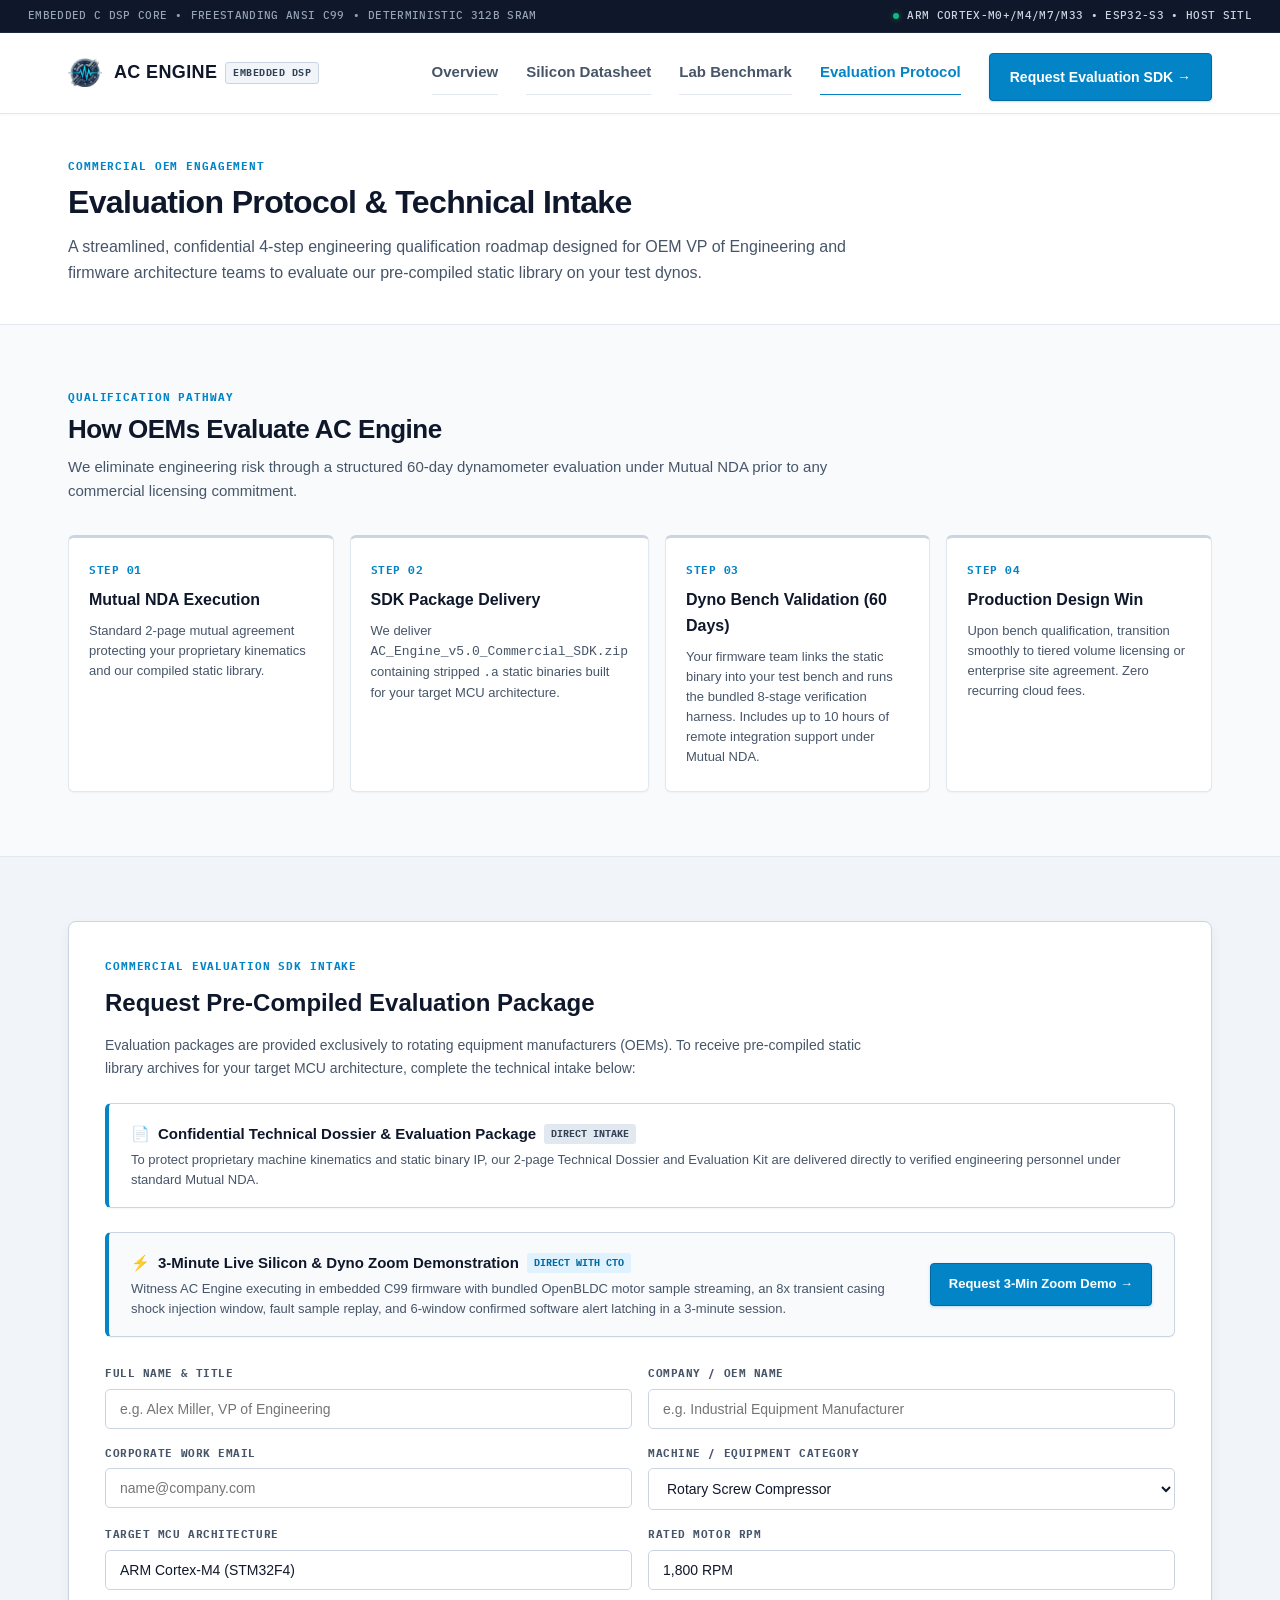
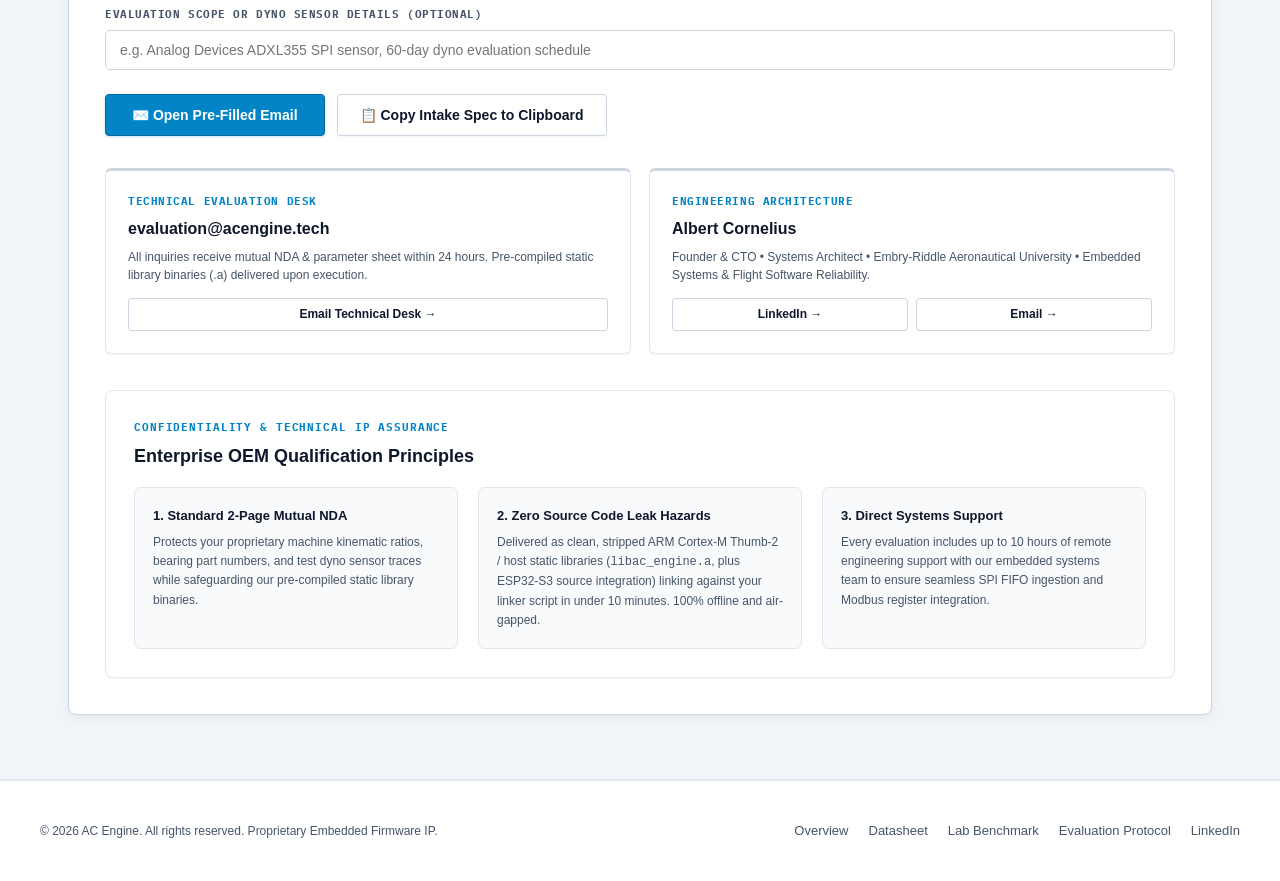
<file: evaluation.html>
<!DOCTYPE html>
<html lang="en">
<head>
    <meta charset="UTF-8">
    <meta name="viewport" content="width=device-width, initial-scale=1.0">
    <title>Commercial Evaluation Protocol &amp; Technical Intake | AC Engine</title>
    <meta name="description" content="Request AC Engine Commercial Evaluation SDK (.zip) for your industrial compressors, pumps, and rotating equipment under mutual NDA.">
    <link rel="icon" type="image/png" href="assets/logo_icon.png">
    <link rel="preconnect" href="https://fonts.googleapis.com">
    <link rel="preconnect" href="https://fonts.gstatic.com" crossorigin>
    <link href="https://fonts.googleapis.com/css2?family=IBM+Plex+Mono:ital,wght@0,400;0,500;0,600;0,700;1,400&display=swap" rel="stylesheet">
    <link rel="stylesheet" href="assets/style.css?v=6.1">
</head>
<body>

    <!-- Top Engineering Spec Stripe -->
    <div class="top-stripe">
        <div class="top-stripe-left">
            <span>EMBEDDED C DSP CORE</span> &bull; 
            <span>FREESTANDING ANSI C99</span> &bull; 
            <span>DETERMINISTIC 312B SRAM</span>
        </div>
        <div class="top-stripe-right">
            <span class="top-stripe-dot"></span>
            <span>ARM CORTEX-M0+/M4/M7/M33 &bull; ESP32-S3 &bull; HOST SITL</span>
        </div>
    </div>

    <!-- Navigation -->
    <nav>
        <div class="nav-inner">
            <a href="index.html" class="nav-brand" aria-label="AC Engine Homepage">
                <img src="assets/logo_icon.png" alt="AC Engine Emblem" class="nav-logo-icon" width="34" height="34">
                <div class="brand-text">
                    AC ENGINE
                    <span class="brand-badge">EMBEDDED DSP</span>
                </div>
            </a>
            <div class="nav-links">
                <a href="index.html">Overview</a>
                <a href="datasheet.html">Silicon Datasheet</a>
                <a href="benchmark.html">Lab Benchmark</a>
                <a href="evaluation.html" class="active">Evaluation Protocol</a>
                <a href="evaluation.html" class="btn-nav">Request Evaluation SDK &rarr;</a>
            </div>
        </div>
    </nav>

    <!-- Main Content Container -->
    <main id="main">

    <!-- Page Header -->
    <div class="page-header">
        <div class="container">
            <div class="section-tag">COMMERCIAL OEM ENGAGEMENT</div>
            <h1>Evaluation Protocol &amp; Technical Intake</h1>
            <p class="lead">
                A streamlined, confidential 4-step engineering qualification roadmap designed for OEM VP of Engineering and firmware architecture teams to evaluate our pre-compiled static library on your test dynos.
            </p>
        </div>
    </div>

    <!-- Section: 4-Step Evaluation Workflow -->
    <section>
        <div class="container">
            <div class="section-header">
                <div class="section-tag">QUALIFICATION PATHWAY</div>
                <h2 class="section-title">How OEMs Evaluate AC Engine</h2>
                <p class="section-desc">
                    We eliminate engineering risk through a structured 60-day dynamometer evaluation under Mutual NDA prior to any commercial licensing commitment.
                </p>
            </div>

            <div class="protocol-grid">
                <div class="protocol-card">
                    <div class="protocol-step">STEP 01</div>
                    <h4>Mutual NDA Execution</h4>
                    <p>Standard 2-page mutual agreement protecting your proprietary kinematics and our compiled static library.</p>
                </div>
                <div class="protocol-card">
                    <div class="protocol-step">STEP 02</div>
                    <h4>SDK Package Delivery</h4>
                    <p>We deliver <code>AC_Engine_v5.0_Commercial_SDK.zip</code> containing stripped <code>.a</code> static binaries built for your target MCU architecture.</p>
                </div>
                <div class="protocol-card">
                    <div class="protocol-step">STEP 03</div>
                    <h4>Dyno Bench Validation (60 Days)</h4>
                    <p>Your firmware team links the static binary into your test bench and runs the bundled 8-stage verification harness. Includes up to 10 hours of remote integration support under Mutual NDA.</p>
                </div>
                <div class="protocol-card">
                    <div class="protocol-step">STEP 04</div>
                    <h4>Production Design Win</h4>
                    <p>Upon bench qualification, transition smoothly to tiered volume licensing or enterprise site agreement. Zero recurring cloud fees.</p>
                </div>
            </div>
        </div>
    </section>

    <!-- Section: Interactive Technical Intake Form -->
    <section style="background:var(--bg-subtle);">
        <div class="container">
            <div class="eval-box">
                <div class="section-tag">COMMERCIAL EVALUATION SDK INTAKE</div>
                <h2 style="font-size:24px; font-weight:800; color:var(--text-title); margin:8px 0 12px;">Request Pre-Compiled Evaluation Package</h2>
                <p style="font-size:14px; color:var(--text-muted); line-height:1.6; max-width:780px;">
                    Evaluation packages are provided exclusively to rotating equipment manufacturers (OEMs). To receive pre-compiled static library archives for your target MCU architecture, complete the technical intake below:
                </p>

                <!-- Direct Intake Info Banner -->
                <div class="pdf-dossier-banner">
                    <div class="pdf-dossier-meta">
                        <div class="pdf-dossier-title">
                            <span>📄</span> Confidential Technical Dossier &amp; Evaluation Package
                            <span class="pdf-tag">DIRECT INTAKE</span>
                        </div>
                        <div class="pdf-dossier-desc">
                            To protect proprietary machine kinematics and static binary IP, our 2-page Technical Dossier and Evaluation Kit are delivered directly to verified engineering personnel under standard Mutual NDA.
                        </div>
                    </div>
                </div>

                <!-- 3-Minute Live Zoom Demo Card -->
                <div class="pdf-dossier-banner" style="border-left-color: #0284c7; background: #f8fafc; margin-top: 14px; margin-bottom: 28px;">
                    <div class="pdf-dossier-meta">
                        <div class="pdf-dossier-title">
                            <span>⚡</span> 3-Minute Live Silicon &amp; Dyno Zoom Demonstration
                            <span class="pdf-tag" style="background:#e0f2fe; color:#0369a1; border-color:#bae6fd;">DIRECT WITH CTO</span>
                        </div>
                        <div class="pdf-dossier-desc">
                            Witness AC Engine executing in embedded C99 firmware with bundled OpenBLDC motor sample streaming, an 8x transient casing shock injection window, fault sample replay, and 6-window confirmed software alert latching in a 3-minute session.
                        </div>
                    </div>
                    <div style="flex-shrink:0;">
                        <a href="mailto:albert@acengine.tech?subject=Request%203-Minute%20Live%20Zoom%20Demo%20-%20AC%20Engine&body=Hi%20Albert,%0A%0AI%20would%20like%20to%20schedule%20a%20brief%203-minute%20live%20technical%20Zoom%20demo%20of%20AC%20Engine%20for%20our%20engineering%20team.%0A%0ACompany:%20%0AName:%20%0ATitle:%20%0AEquipment%20Category:%20%0ATarget%20MCU%20or%20Sensor:%20" class="btn-primary" style="font-size:13px; padding:10px 18px; white-space:nowrap;">
                            Request 3-Min Zoom Demo &rarr;
                        </a>
                    </div>
                </div>

                <!-- Interactive Form -->
                <form id="evalIntakeForm" onsubmit="event.preventDefault(); submitEvalEmail();">
                    <div class="form-grid">
                        <div class="form-group">
                            <label for="evalName">Full Name &amp; Title</label>
                            <input type="text" id="evalName" class="form-input" placeholder="e.g. Alex Miller, VP of Engineering" required>
                        </div>
                        <div class="form-group">
                            <label for="evalCompany">Company / OEM Name</label>
                            <input type="text" id="evalCompany" class="form-input" placeholder="e.g. Industrial Equipment Manufacturer" required>
                        </div>
                        <div class="form-group">
                            <label for="evalEmail">Corporate Work Email</label>
                            <input type="email" id="evalEmail" class="form-input" placeholder="name@company.com" required>
                        </div>
                        <div class="form-group">
                            <label for="evalEquipment">Machine / Equipment Category</label>
                            <select id="evalEquipment" class="form-select">
                                <option value="Rotary Screw Compressor">Rotary Screw Compressor</option>
                                <option value="Centrifugal / Submersible Pump">Centrifugal / Submersible Pump</option>
                                <option value="Industrial Blower / Fan">Industrial Blower / Fan</option>
                                <option value="Motor Drive / Inverter (VFD)">Motor Drive / Inverter (VFD)</option>
                                <option value="Heavy Gearbox / Transmission">Heavy Gearbox / Transmission</option>
                                <option value="Other Rotating Equipment">Other Rotating Equipment</option>
                            </select>
                        </div>
                        <div class="form-group">
                            <label for="evalMcu">Target MCU Architecture</label>
                            <input type="text" id="evalMcu" class="form-input" placeholder="e.g. STM32F4, Cortex-M4, TI MSPM0, ESP32" value="ARM Cortex-M4 (STM32F4)">
                        </div>
                        <div class="form-group">
                            <label for="evalRpm">Rated Motor RPM</label>
                            <input type="text" id="evalRpm" class="form-input" placeholder="e.g. 1,800 RPM / 3,600 RPM / VFD" value="1,800 RPM">
                        </div>
                        <div class="form-group full-width">
                            <label for="evalNotes">Evaluation Scope or Dyno Sensor Details (Optional)</label>
                            <input type="text" id="evalNotes" class="form-input" placeholder="e.g. Analog Devices ADXL355 SPI sensor, 60-day dyno evaluation schedule">
                        </div>
                    </div>

                    <div style="display:flex; gap:12px; flex-wrap:wrap; margin-top:20px;">
                        <button type="submit" class="btn-primary" style="font-size:14px; padding:12px 26px;">
                            ✉️ Open Pre-Filled Email
                        </button>
                        <button type="button" onclick="copyEvalTemplate()" class="btn-secondary" style="font-size:14px; padding:12px 22px;">
                            📋 Copy Intake Spec to Clipboard
                        </button>
                    </div>
                </form>

                <!-- Executive Intake & Direct Contact Cards -->
                <div class="direct-contact-cards">
                    <div class="contact-channel-card">
                        <div>
                            <div class="contact-channel-title">Technical Evaluation Desk</div>
                            <div class="contact-channel-val">evaluation@acengine.tech</div>
                            <div class="contact-channel-desc">All inquiries receive mutual NDA &amp; parameter sheet within 24 hours. Pre-compiled static library binaries (.a) delivered upon execution.</div>
                        </div>
                        <div style="margin-top:14px;">
                            <a href="mailto:evaluation@acengine.tech?subject=AC%20Engine%20Evaluation%20Request" class="btn-secondary" style="font-size:12px; padding:6px 14px; width:100%; justify-content:center;">
                                Email Technical Desk &rarr;
                            </a>
                        </div>
                    </div>
                    <div class="contact-channel-card">
                        <div>
                            <div class="contact-channel-title">Engineering Architecture</div>
                            <div class="contact-channel-val">Albert Cornelius</div>
                            <div class="contact-channel-desc">Founder &amp; CTO &bull; Systems Architect &bull; Embry-Riddle Aeronautical University &bull; Embedded Systems &amp; Flight Software Reliability.</div>
                        </div>
                        <div style="margin-top:14px; display:flex; gap:8px;">
                            <a href="https://www.linkedin.com/in/albert-cornelius-0816a11b5/" target="_blank" rel="noopener noreferrer" class="btn-secondary" style="font-size:12px; padding:6px 14px; flex:1; justify-content:center;">
                                LinkedIn &rarr;
                            </a>
                            <a href="mailto:albert@acengine.tech" class="btn-secondary" style="font-size:12px; padding:6px 14px; flex:1; justify-content:center;">
                                Email &rarr;
                            </a>
                        </div>
                    </div>
                </div>

                <!-- Confidentiality & Technical IP Assurance FAQ -->
                <div style="background:#ffffff; border:1px solid var(--border); border-radius:8px; padding:28px; margin-top:36px; box-shadow:var(--shadow-sm);">
                    <div class="section-tag">CONFIDENTIALITY &amp; TECHNICAL IP ASSURANCE</div>
                    <h3 style="font-size:18px; font-weight:800; color:var(--text-title); margin:6px 0 16px;">
                        Enterprise OEM Qualification Principles
                    </h3>
                    <div style="display:grid; grid-template-columns:repeat(auto-fit, minmax(280px, 1fr)); gap:20px;">
                        <div style="background:var(--bg-page); padding:18px; border-radius:6px; border:1px solid var(--border);">
                            <strong style="color:var(--text-title); display:block; font-size:13px; margin-bottom:6px;">1. Standard 2-Page Mutual NDA</strong>
                            <p style="font-size:12px; color:var(--text-muted); line-height:1.6; margin:0;">
                                Protects your proprietary machine kinematic ratios, bearing part numbers, and test dyno sensor traces while safeguarding our pre-compiled static library binaries.
                            </p>
                        </div>
                        <div style="background:var(--bg-page); padding:18px; border-radius:6px; border:1px solid var(--border);">
                            <strong style="color:var(--text-title); display:block; font-size:13px; margin-bottom:6px;">2. Zero Source Code Leak Hazards</strong>
                            <p style="font-size:12px; color:var(--text-muted); line-height:1.6; margin:0;">
                                Delivered as clean, stripped ARM Cortex-M Thumb-2 / host static libraries (<code>libac_engine.a</code>, plus ESP32-S3 source integration) linking against your linker script in under 10 minutes. 100% offline and air-gapped.
                            </p>
                        </div>
                        <div style="background:var(--bg-page); padding:18px; border-radius:6px; border:1px solid var(--border);">
                            <strong style="color:var(--text-title); display:block; font-size:13px; margin-bottom:6px;">3. Direct Systems Support</strong>
                            <p style="font-size:12px; color:var(--text-muted); line-height:1.6; margin:0;">
                                Every evaluation includes up to 10 hours of remote engineering support with our embedded systems team to ensure seamless SPI FIFO ingestion and Modbus register integration.
                            </p>
                        </div>
                    </div>
                </div>
            </div>
        </div>
    </section>
    </main>

    <!-- Toast Notification -->
    <div id="toastNotification" class="toast-notification">
        <span>✓</span>
        <span id="toastMessage">Evaluation intake spec copied to clipboard!</span>
    </div>

    <!-- Footer -->
    <footer>
        <div class="footer-grid">
            <div class="footer-copy">
                &copy; 2026 AC Engine. All rights reserved. Proprietary Embedded Firmware IP.
            </div>
            <div class="footer-links">
                <a href="index.html">Overview</a>
                <a href="datasheet.html">Datasheet</a>
                <a href="benchmark.html">Lab Benchmark</a>
                <a href="evaluation.html">Evaluation Protocol</a>
                <a href="https://www.linkedin.com/in/albert-cornelius-0816a11b5/" target="_blank" rel="noopener noreferrer">LinkedIn</a>
            </div>
        </div>
    </footer>

    <!-- Interactive Form Script & Mobile Nav -->
    <script>
        function getEvalData() {
            return {
                name: (document.getElementById('evalName').value.trim()) || '[Your Name & Title]',
                company: (document.getElementById('evalCompany').value.trim()) || '[OEM Company]',
                email: (document.getElementById('evalEmail').value.trim()) || '[Corporate Email]',
                equipment: document.getElementById('evalEquipment').value,
                mcu: (document.getElementById('evalMcu').value.trim()) || 'ARM Cortex-M4',
                rpm: (document.getElementById('evalRpm').value.trim()) || '1,800 RPM',
                notes: (document.getElementById('evalNotes').value.trim()) || 'Standard 60-day dyno evaluation'
            };
        }

        function showToast(msg) {
            var toast = document.getElementById('toastNotification');
            var msgEl = document.getElementById('toastMessage');
            msgEl.textContent = msg;
            toast.classList.add('active');
            setTimeout(function() {
                toast.classList.remove('active');
            }, 3500);
        }

        function submitEvalEmail() {
            var d = getEvalData();
            var subject = encodeURIComponent('AC Engine Evaluation Request - ' + d.company + ' (' + d.equipment + ')');
            var body = encodeURIComponent(
                'Attn: AC Engine Technical Evaluation Desk,\n\n' +
                'We would like to request the AC Engine Commercial Evaluation SDK (.zip) for our rotating equipment.\n\n' +
                'ENGINEERING SPECIFICATION:\n' +
                '- Name & Title: ' + d.name + '\n' +
                '- Company / OEM: ' + d.company + '\n' +
                '- Work Email: ' + d.email + '\n' +
                '- Machine Category: ' + d.equipment + '\n' +
                '- Rated Rotor Speed: ' + d.rpm + '\n' +
                '- Target MCU Architecture: ' + d.mcu + '\n' +
                '- Evaluation Scope: ' + d.notes + '\n\n' +
                'Please provide your mutual NDA and target parameter sheet.\n\n' +
                'Best regards,\n' + d.name
            );
            window.location.href = 'mailto:evaluation@acengine.tech?subject=' + subject + '&body=' + body;
        }

        function copyEvalTemplate() {
            var d = getEvalData();
            var text = 
                'AC Engine Commercial Evaluation Request\n' +
                '-------------------------------------------\n' +
                'Name & Title: ' + d.name + '\n' +
                'Company / OEM: ' + d.company + '\n' +
                'Work Email: ' + d.email + '\n' +
                'Machine Category: ' + d.equipment + '\n' +
                'Rated Rotor Speed: ' + d.rpm + '\n' +
                'Target MCU Architecture: ' + d.mcu + '\n' +
                'Scope / Sensor: ' + d.notes + '\n' +
                '-------------------------------------------\n' +
                'Destination: evaluation@acengine.tech (Technical Evaluation Desk)';

            if (navigator.clipboard && navigator.clipboard.writeText) {
                navigator.clipboard.writeText(text).then(function() {
                    showToast('✓ Intake spec copied to clipboard! Paste into your email client.');
                }).catch(function() {
                    fallbackCopy(text);
                });
            } else {
                fallbackCopy(text);
            }
        }

        function fallbackCopy(text) {
            var ta = document.createElement('textarea');
            ta.value = text;
            ta.style.position = 'fixed';
            ta.style.opacity = '0';
            document.body.appendChild(ta);
            ta.select();
            document.execCommand('copy');
            document.body.removeChild(ta);
            showToast('✓ Intake spec copied to clipboard! Paste into your email client.');
        }
    </script>

</body>
</html>
</file>
<file: assets/style.css>
/* ==========================================================================
   AC ENGINE SYSTEMS - TIER-1 INDUSTRIAL EMBEDDED STYLESHEET
   Benchmark Standards: Analog Devices (analog.com) • Texas Instruments (ti.com)
   Bently Nevada / Baker Hughes (bently.com) • Freestanding ANSI C99 • White Corporate Tech Theme
   ========================================================================== */

:root {
    /* Industrial Color Palette (WCAG AAA Compliant) */
    --bg-page: #f8fafc;
    --bg-surface: #ffffff;
    --bg-card: #ffffff;
    --bg-subtle: #f1f5f9;
    --bg-muted: #e2e8f0;
    --bg-dark: #0f172a;
    --bg-dark-card: #1e293b;

    /* Borders */
    --border-light: #f1f5f9;
    --border: #e2e8f0;
    --border-strong: #cbd5e1;
    --border-dark: #334155;
    --border-focus: #0284c7;

    /* Typography Colors */
    --text-title: #0f172a;
    --text-body: #1e293b;
    --text-muted: #475569;
    --text-light: #64748b;
    --text-invert: #f8fafc;

    /* Engineering Blue Accent */
    --primary: #0284c7;
    --primary-hover: #0369a1;
    --primary-dark: #075985;
    --primary-light: #f0f9ff;
    --primary-border: #bae6fd;

    /* Precision Emerald (Passing / Normal Baseline) */
    --emerald: #10b981;
    --emerald-dark: #065f46;
    --emerald-bg: #ecfdf5;
    --emerald-border: #a7f3d0;

    /* Alert Amber (warning state) */
    --amber: #f59e0b;
    --amber-dark: #92400e;
    --amber-bg: #fffbeb;
    --amber-border: #fde68a;

    /* Trip Crimson (latched software alert) */
    --crimson: #ef4444;
    --crimson-dark: #991b1b;
    --crimson-bg: #fef2f2;
    --crimson-border: #fecaca;

    /* Fonts */
    --font-sans: -apple-system, BlinkMacSystemFont, "Segoe UI", Roboto, Helvetica, Arial, sans-serif;
    --font-mono: "IBM Plex Mono", SFMono-Regular, Menlo, Monaco, Consolas, "Liberation Mono", monospace;

    /* Shadows & Transitions */
    --shadow-sm: 0 1px 2px rgba(15, 23, 42, 0.04);
    --shadow-md: 0 4px 12px rgba(15, 23, 42, 0.05);
    --shadow-lg: 0 8px 24px rgba(15, 23, 42, 0.08);
    --shadow-xl: 0 16px 36px rgba(15, 23, 42, 0.12);
    --transition-fast: 0.15s cubic-bezier(0.4, 0, 0.2, 1);
    --transition-base: 0.2s cubic-bezier(0.4, 0, 0.2, 1);
}

/* Base Reset & Box Sizing */
*, *::before, *::after {
    box-sizing: border-box;
    margin: 0;
    padding: 0;
}

html {
    scroll-behavior: smooth;
    font-size: 16px;
    -webkit-text-size-adjust: 100%;
}

/* Sticky Navigation Anchor Offset */
section[id], article[id], div[id] {
    scroll-margin-top: 90px;
}

body {
    background-color: var(--bg-page);
    color: var(--text-body);
    font-family: var(--font-sans);
    line-height: 1.6;
    -webkit-font-smoothing: antialiased;
    -moz-osx-font-smoothing: grayscale;
    min-height: 100vh;
    display: flex;
    flex-direction: column;
}

main {
    flex: 1 0 auto;
}

/* Accessibility Skip Link */
.skip-link {
    position: absolute;
    top: -60px;
    left: 20px;
    background: var(--bg-dark);
    color: #ffffff;
    padding: 10px 18px;
    z-index: 9999;
    border-radius: 4px;
    font-size: 13px;
    font-family: var(--font-mono);
    text-decoration: none;
    font-weight: 600;
    border: 1px solid var(--primary);
    transition: top var(--transition-fast);
}

.skip-link:focus {
    top: 14px;
    outline: 2px solid var(--primary);
}

/* Container */
.container {
    max-width: 1200px;
    margin: 0 auto;
    padding: 0 28px;
    width: 100%;
}

/* ==========================================================================
   ENGINEERING TOP SPEC STRIPE (Texas Instruments / ADI Style)
   ========================================================================== */
.top-stripe {
    background: #0f172a;
    color: #94a3b8;
    padding: 7px 28px;
    font-family: var(--font-mono);
    font-size: 11px;
    display: flex;
    justify-content: space-between;
    align-items: center;
    border-bottom: 1px solid #1e293b;
    letter-spacing: 0.03em;
    font-weight: 500;
}

.top-stripe-left {
    display: flex;
    align-items: center;
    gap: 8px;
    flex-wrap: wrap;
}

.top-stripe-right {
    display: flex;
    align-items: center;
    gap: 8px;
    flex-wrap: wrap;
    color: #cbd5e1;
}

.top-stripe-dot {
    display: inline-block;
    width: 6px;
    height: 6px;
    background: var(--emerald);
    border-radius: 50%;
    box-shadow: 0 0 6px rgba(16, 185, 129, 0.6);
}

.top-stripe span.spec-hl {
    color: #38bdf8;
    font-weight: 600;
}

@media (max-width: 860px) {
    .top-stripe {
        flex-direction: column;
        gap: 4px;
        text-align: center;
        padding: 8px 16px;
        font-size: 10px;
    }
}

/* ==========================================================================
   STICKY INDUSTRIAL NAVIGATION & MOBILE DRAWER
   ========================================================================== */
nav {
    background: rgba(255, 255, 255, 0.98);
    backdrop-filter: blur(8px);
    -webkit-backdrop-filter: blur(8px);
    border-bottom: 1px solid var(--border);
    position: sticky;
    top: 0;
    z-index: 1000;
    box-shadow: 0 1px 3px rgba(15, 23, 42, 0.03);
}

.nav-inner {
    max-width: 1200px;
    margin: 0 auto;
    padding: 12px 28px;
    display: flex;
    justify-content: space-between;
    align-items: center;
}

.nav-brand {
    display: flex;
    align-items: center;
    gap: 12px;
    text-decoration: none;
    color: inherit;
}

.nav-logo-icon {
    width: 34px;
    height: 34px;
    display: block;
    object-fit: contain;
    border-radius: 4px;
}

.brand-text {
    font-size: 18px;
    font-weight: 800;
    letter-spacing: 0.02em;
    color: var(--text-title);
    display: flex;
    align-items: center;
    gap: 8px;
}

.brand-badge {
    background: #f1f5f9;
    border: 1px solid #cbd5e1;
    color: #334155;
    font-family: var(--font-mono);
    font-size: 10px;
    font-weight: 700;
    padding: 2px 7px;
    border-radius: 3px;
    letter-spacing: 0.05em;
    text-transform: uppercase;
}

.nav-links {
    display: flex;
    gap: 28px;
    align-items: center;
    font-size: 14px;
    font-weight: 600;
}

.nav-links a:not(.btn-nav) {
    color: var(--text-muted);
    text-decoration: none;
    padding: 8px 0;
    border-bottom: 2px solid transparent;
    transition: color var(--transition-fast), border-color var(--transition-fast);
}

.nav-links a:not(.btn-nav):hover {
    color: var(--primary);
}

.nav-links a:not(.btn-nav).active {
    color: var(--primary);
    border-bottom-color: var(--primary);
}

.btn-nav {
    background: var(--primary);
    color: #ffffff !important;
    border: 1px solid var(--primary-hover);
    padding: 8px 18px;
    border-radius: 4px;
    font-size: 13px;
    font-weight: 700;
    cursor: pointer;
    text-decoration: none;
    white-space: nowrap;
    box-shadow: 0 1px 2px rgba(2, 132, 199, 0.25);
    transition: background var(--transition-fast), box-shadow var(--transition-fast), transform var(--transition-fast);
    display: inline-flex;
    align-items: center;
    gap: 6px;
}

.btn-nav:hover {
    background: var(--primary-hover);
    box-shadow: 0 2px 6px rgba(2, 132, 199, 0.35);
    transform: translateY(-1px);
}

.btn-nav:active {
    transform: translateY(0);
}

/* Mobile Nav Toggle Button */
.mobile-nav-toggle {
    display: none;
    background: #ffffff;
    border: 1px solid var(--border-strong);
    border-radius: 5px;
    padding: 8px 12px;
    cursor: pointer;
    color: var(--text-title);
    font-size: 18px;
    line-height: 1;
    align-items: center;
    justify-content: center;
    transition: background var(--transition-fast), border-color var(--transition-fast);
}

.mobile-nav-toggle:hover {
    background: var(--bg-subtle);
    border-color: var(--primary);
}

.mobile-nav-toggle:focus-visible {
    outline: 2px solid var(--primary);
}

/* Mobile Nav Backdrop Overlay */
.nav-backdrop {
    display: none;
    position: fixed;
    top: 0;
    left: 0;
    right: 0;
    bottom: 0;
    background: rgba(15, 23, 42, 0.5);
    backdrop-filter: blur(3px);
    -webkit-backdrop-filter: blur(3px);
    z-index: 998;
    opacity: 0;
    transition: opacity var(--transition-base);
}

.nav-backdrop.is-active {
    display: block;
    opacity: 1;
}

@media (max-width: 860px) {
    .nav-inner {
        flex-wrap: wrap;
        gap: 12px;
        justify-content: space-between;
    }

    .nav-links {
        display: flex;
        gap: 16px;
        flex-wrap: wrap;
        align-items: center;
        font-size: 13px;
    }

    .nav-links a:not(.btn-nav) {
        padding: 4px 0;
    }

    .btn-nav {
        padding: 6px 14px;
        font-size: 12px;
    }
}

    .nav-links a:not(.btn-nav) {
        padding: 10px 0;
        border-bottom: 1px solid var(--border);
        font-size: 15px;
    }

    .btn-nav {
        text-align: center;
        justify-content: center;
        padding: 12px 20px;
        font-size: 14px;
        margin-top: 8px;
    }
}

/* ==========================================================================
   TEXAS INSTRUMENTS STYLE DOCUMENT CONTROL BANNERS
   ========================================================================== */
.doc-control-banner {
    background: #ffffff;
    border: 1px solid var(--border-strong);
    border-left: 4px solid var(--primary);
    border-radius: 4px;
    padding: 10px 18px;
    margin-bottom: 24px;
    display: flex;
    justify-content: space-between;
    align-items: center;
    flex-wrap: wrap;
    gap: 12px;
    font-family: var(--font-mono);
    font-size: 11px;
    color: var(--text-muted);
    box-shadow: var(--shadow-sm);
}

.doc-control-banner .doc-item {
    display: inline-flex;
    align-items: center;
    gap: 6px;
}

.doc-control-banner strong {
    color: var(--text-title);
    font-weight: 700;
}

.doc-status-badge {
    background: #f0fdf4;
    border: 1px solid #86efac;
    color: #166534;
    font-family: var(--font-mono);
    font-size: 10px;
    font-weight: 700;
    padding: 2px 7px;
    border-radius: 3px;
    text-transform: uppercase;
    letter-spacing: 0.04em;
}

/* ==========================================================================
   PAGE HEADERS & HERO SECTIONS
   ========================================================================== */
.page-header {
    background: #ffffff;
    border-bottom: 1px solid var(--border);
    padding: 44px 0 38px;
}

.page-header h1 {
    font-size: 32px;
    font-weight: 800;
    color: var(--text-title);
    letter-spacing: -0.02em;
    line-height: 1.25;
    margin-bottom: 12px;
}

.page-header p.lead {
    font-size: 16px;
    color: var(--text-muted);
    max-width: 820px;
    line-height: 1.65;
}

.hero {
    background: #ffffff;
    padding: 60px 0 52px;
    border-bottom: 1px solid var(--border);
    text-align: center;
}

.hero-badge {
    display: inline-flex;
    align-items: center;
    gap: 8px;
    background: #f8fafc;
    border: 1px solid var(--border-strong);
    border-radius: 4px;
    padding: 5px 14px;
    font-family: var(--font-mono);
    font-size: 11px;
    font-weight: 700;
    color: #334155;
    letter-spacing: 0.04em;
    text-transform: uppercase;
    margin-bottom: 22px;
    box-shadow: var(--shadow-sm);
}

.hero-badge .status-dot {
    width: 7px;
    height: 7px;
    background: var(--emerald);
    border-radius: 50%;
    box-shadow: 0 0 6px rgba(16, 185, 129, 0.7);
}

.hero h1 {
    font-size: 42px;
    font-weight: 800;
    line-height: 1.2;
    letter-spacing: -0.03em;
    color: var(--text-title);
    max-width: 960px;
    margin: 0 auto 18px;
}

.hero h1 span.highlight {
    color: var(--primary);
}

.hero p.lead {
    font-size: 17px;
    color: var(--text-body);
    max-width: 780px;
    margin: 0 auto 34px;
    line-height: 1.65;
}

.hero p.lead strong {
    color: var(--text-title);
    font-weight: 700;
}

.hero-actions {
    display: flex;
    gap: 16px;
    align-items: center;
    justify-content: center;
    margin-bottom: 48px;
    flex-wrap: wrap;
}

/* Primary and Secondary Action Buttons */
.btn-primary {
    background: var(--primary);
    color: #ffffff;
    padding: 12px 24px;
    border-radius: 4px;
    font-size: 14px;
    font-weight: 700;
    text-decoration: none;
    display: inline-flex;
    align-items: center;
    gap: 8px;
    border: 1px solid var(--primary-hover);
    cursor: pointer;
    box-shadow: 0 1px 3px rgba(2, 132, 199, 0.25);
    transition: background var(--transition-fast), box-shadow var(--transition-fast), transform var(--transition-fast);
}

.btn-primary:hover {
    background: var(--primary-hover);
    box-shadow: 0 3px 8px rgba(2, 132, 199, 0.35);
    transform: translateY(-1px);
}

.btn-primary:active {
    transform: translateY(0);
}

.btn-secondary {
    background: #ffffff;
    color: var(--text-title);
    padding: 12px 22px;
    border-radius: 4px;
    font-size: 14px;
    font-weight: 700;
    text-decoration: none;
    display: inline-flex;
    align-items: center;
    gap: 8px;
    border: 1px solid var(--border-strong);
    cursor: pointer;
    box-shadow: var(--shadow-sm);
    transition: background var(--transition-fast), border-color var(--transition-fast), transform var(--transition-fast);
}

.btn-secondary:hover {
    background: var(--bg-subtle);
    border-color: #94a3b8;
    transform: translateY(-1px);
}

.btn-secondary:active {
    transform: translateY(0);
}

/* ==========================================================================
   3-PILLAR VALUE ARCHITECTURE CARDS
   ========================================================================== */
.value-pillars-grid {
    display: grid;
    grid-template-columns: repeat(3, 1fr);
    gap: 20px;
    margin-bottom: 48px;
    text-align: left;
}

@media (max-width: 860px) {
    .value-pillars-grid {
        grid-template-columns: 1fr;
    }
}

.pillar-card {
    background: #ffffff;
    border: 1px solid var(--border);
    border-radius: 6px;
    padding: 24px;
    box-shadow: var(--shadow-sm);
    transition: border-color var(--transition-fast), box-shadow var(--transition-fast), transform var(--transition-fast);
    position: relative;
    border-top: 3px solid #cbd5e1;
}

.pillar-card:hover {
    border-color: var(--primary);
    border-top-color: var(--primary);
    box-shadow: var(--shadow-md);
    transform: translateY(-2px);
}

.pillar-num {
    font-family: var(--font-mono);
    font-size: 11px;
    font-weight: 700;
    color: var(--primary);
    margin-bottom: 8px;
    letter-spacing: 0.05em;
}

.pillar-card h3 {
    font-size: 17px;
    font-weight: 800;
    color: var(--text-title);
    margin-bottom: 8px;
}

.pillar-card p {
    font-size: 13px;
    color: var(--text-muted);
    line-height: 1.6;
}

/* ==========================================================================
   TEXAS INSTRUMENTS STYLE 4-STAGE SIGNAL CHAIN BLOCK DIAGRAM
   ========================================================================== */
.signal-chain-container {
    margin: 36px 0 44px;
    text-align: left;
}

.signal-chain-wrapper {
    background: #ffffff;
    border: 1px solid var(--border-strong);
    border-radius: 8px;
    padding: 24px;
    box-shadow: var(--shadow-md);
}

.signal-chain-header {
    display: flex;
    justify-content: space-between;
    align-items: center;
    border-bottom: 1px solid var(--border);
    padding-bottom: 12px;
    margin-bottom: 20px;
    flex-wrap: wrap;
    gap: 10px;
}

.signal-chain-title {
    font-size: 14px;
    font-weight: 800;
    color: var(--text-title);
    letter-spacing: -0.01em;
    display: flex;
    align-items: center;
    gap: 8px;
}

.signal-chain-tag {
    font-family: var(--font-mono);
    font-size: 10px;
    background: #f1f5f9;
    color: #334155;
    padding: 2px 7px;
    border-radius: 3px;
    border: 1px solid #cbd5e1;
    font-weight: 700;
}

.signal-chain-meta {
    font-family: var(--font-mono);
    font-size: 11px;
    color: var(--text-muted);
}

.signal-chain-grid {
    display: grid;
    grid-template-columns: repeat(4, 1fr);
    gap: 16px;
    position: relative;
}

@media (min-width: 961px) {
    .signal-stage-card:not(:last-child)::after {
        content: "→";
        position: absolute;
        right: -13px;
        top: 50%;
        transform: translateY(-50%);
        width: 20px;
        height: 20px;
        background: #ffffff;
        border: 1px solid var(--border-strong);
        border-radius: 50%;
        display: flex;
        align-items: center;
        justify-content: center;
        font-size: 11px;
        font-weight: 700;
        color: var(--primary);
        z-index: 2;
        box-shadow: 0 1px 3px rgba(15, 23, 42, 0.08);
    }
}

@media (max-width: 960px) {
    .signal-chain-grid {
        grid-template-columns: 1fr;
        gap: 22px;
    }

    .signal-stage-card:not(:last-child)::after {
        content: "↓";
        position: absolute;
        bottom: -15px;
        left: 50%;
        transform: translateX(-50%);
        width: 20px;
        height: 20px;
        background: #ffffff;
        border: 1px solid var(--border-strong);
        border-radius: 50%;
        display: flex;
        align-items: center;
        justify-content: center;
        font-size: 11px;
        font-weight: 700;
        color: var(--primary);
        z-index: 2;
        box-shadow: 0 1px 3px rgba(15, 23, 42, 0.08);
    }
}

.signal-stage-card {
    background: var(--bg-page);
    border: 1px solid var(--border);
    border-radius: 6px;
    padding: 18px 16px;
    position: relative;
    border-top: 3px solid var(--primary);
    display: flex;
    flex-direction: column;
    justify-content: space-between;
    box-shadow: var(--shadow-sm);
    transition: transform var(--transition-fast), border-color var(--transition-fast), box-shadow var(--transition-fast);
}

.signal-stage-card:hover {
    border-color: var(--primary);
    box-shadow: var(--shadow-md);
    transform: translateY(-2px);
}

.signal-stage-num {
    font-family: var(--font-mono);
    font-size: 10px;
    color: var(--primary);
    font-weight: 700;
    margin-bottom: 6px;
    display: flex;
    justify-content: space-between;
    align-items: center;
}

.signal-stage-title {
    font-size: 14px;
    font-weight: 800;
    color: var(--text-title);
    margin-bottom: 8px;
    line-height: 1.3;
}

.signal-stage-desc {
    font-size: 12px;
    color: var(--text-muted);
    line-height: 1.55;
    margin-bottom: 12px;
    flex: 1 0 auto;
}

.signal-stage-chips {
    display: flex;
    flex-wrap: wrap;
    gap: 6px;
    border-top: 1px dashed var(--border);
    padding-top: 10px;
    margin-top: auto;
}

.signal-stage-chip {
    font-family: var(--font-mono);
    font-size: 9.5px;
    background: #ffffff;
    border: 1px solid var(--border-strong);
    color: #334155;
    padding: 2px 6px;
    border-radius: 3px;
    font-weight: 600;
}

/* ==========================================================================
   HARD SILICON METRICS GRID
   ========================================================================== */
.metrics-grid {
    display: grid;
    grid-template-columns: repeat(4, 1fr);
    gap: 16px;
    text-align: left;
}

@media (max-width: 860px) {
    .metrics-grid {
        grid-template-columns: repeat(2, 1fr);
    }
}

@media (max-width: 500px) {
    .metrics-grid {
        grid-template-columns: 1fr;
    }
}

.metric-card {
    background: #ffffff;
    border: 1px solid var(--border);
    padding: 20px 22px;
    border-radius: 6px;
    box-shadow: var(--shadow-sm);
    border-top: 2px solid #cbd5e1;
    transition: border-color var(--transition-fast), box-shadow var(--transition-fast);
}

.metric-card:hover {
    border-top-color: var(--primary);
    box-shadow: var(--shadow-md);
}

.metric-label {
    font-family: var(--font-mono);
    font-size: 11px;
    color: var(--text-muted);
    text-transform: uppercase;
    letter-spacing: 0.05em;
    margin-bottom: 6px;
    font-weight: 700;
}

.metric-value {
    font-family: var(--font-mono);
    font-size: 30px;
    font-weight: 800;
    color: var(--text-title);
    line-height: 1.15;
}

.metric-value .unit {
    font-size: 15px;
    font-weight: 700;
    color: var(--primary);
    margin-left: 3px;
}

.metric-sub {
    font-size: 12px;
    color: var(--text-muted);
    margin-top: 6px;
    line-height: 1.4;
}

/* ==========================================================================
   CONTENT SECTIONS & TYPOGRAPHY
   ========================================================================== */
section {
    padding: 64px 0;
    border-bottom: 1px solid var(--border);
}

.section-header {
    margin-bottom: 32px;
    text-align: left;
}

.section-tag {
    font-family: var(--font-mono);
    font-size: 11px;
    color: var(--primary);
    text-transform: uppercase;
    letter-spacing: 0.08em;
    font-weight: 700;
    margin-bottom: 6px;
}

.section-title {
    font-size: 26px;
    font-weight: 800;
    color: var(--text-title);
    letter-spacing: -0.02em;
    line-height: 1.3;
}

.section-desc {
    font-size: 15px;
    color: var(--text-muted);
    max-width: 800px;
    margin-top: 8px;
    line-height: 1.6;
}

/* ==========================================================================
   TEXAS INSTRUMENTS & ANALOG DEVICES STYLE SPECIFICATION TABLES
   ========================================================================== */
.spec-table-container {
    border: 1px solid var(--border-strong);
    border-radius: 6px;
    overflow-x: auto;
    -webkit-overflow-scrolling: touch;
    background: #ffffff;
    box-shadow: var(--shadow-sm);
    position: relative;
    margin-top: 16px;
}

table.spec-table {
    width: 100%;
    border-collapse: collapse;
    font-size: 13px;
    text-align: left;
    white-space: normal;
}

table.spec-table thead {
    position: sticky;
    top: 0;
    z-index: 2;
}

table.spec-table th {
    background: #f1f5f9;
    color: var(--text-muted);
    font-family: var(--font-mono);
    font-size: 11px;
    text-transform: uppercase;
    letter-spacing: 0.04em;
    padding: 13px 18px;
    border-bottom: 2px solid var(--border-strong);
    font-weight: 700;
    white-space: nowrap;
}

table.spec-table td {
    padding: 14px 18px;
    border-bottom: 1px solid var(--border);
    color: var(--text-body);
    vertical-align: middle;
}

table.spec-table tr:last-child td {
    border-bottom: none;
}

table.spec-table tr:hover td {
    background: #f8fafc;
}

table.spec-table tr.highlight-row td {
    background: #f0fdf4;
}

table.spec-table td.strong {
    color: var(--text-title);
    font-weight: 700;
}

table.spec-table td.mono {
    font-family: var(--font-mono);
    color: var(--primary);
    font-weight: 600;
}

table.spec-table td.mono-dark {
    font-family: var(--font-mono);
    color: var(--text-title);
    font-weight: 700;
}

/* ==========================================================================
   PARAMETRIC SUMMARY TABLE (Analog Devices / TI Style)
   ========================================================================== */
.parametric-table th {
    text-align: left;
}

.parametric-table td.center,
.parametric-table th.center {
    text-align: center;
}

.parametric-table td.num {
    font-family: var(--font-mono);
    font-weight: 600;
    text-align: right;
    padding-right: 20px;
}

.parametric-table th.num {
    text-align: right;
    padding-right: 20px;
}

/* Comparison & Status Badges */
.badge-win {
    display: inline-flex;
    align-items: center;
    gap: 4px;
    background: var(--emerald-bg);
    border: 1px solid var(--emerald-border);
    color: var(--emerald-dark);
    font-family: var(--font-mono);
    font-size: 10px;
    font-weight: 700;
    padding: 2px 7px;
    border-radius: 3px;
    text-transform: uppercase;
    letter-spacing: 0.03em;
    margin-right: 6px;
    white-space: nowrap;
}

.badge-loss {
    display: inline-flex;
    align-items: center;
    gap: 4px;
    background: var(--crimson-bg);
    border: 1px solid var(--crimson-border);
    color: var(--crimson-dark);
    font-family: var(--font-mono);
    font-size: 10px;
    font-weight: 700;
    padding: 2px 7px;
    border-radius: 3px;
    text-transform: uppercase;
    letter-spacing: 0.03em;
    margin-right: 6px;
    white-space: nowrap;
}

.badge-amber {
    display: inline-flex;
    align-items: center;
    gap: 4px;
    background: var(--amber-bg);
    border: 1px solid var(--amber-border);
    color: var(--amber-dark);
    font-family: var(--font-mono);
    font-size: 10px;
    font-weight: 700;
    padding: 2px 7px;
    border-radius: 3px;
    text-transform: uppercase;
    letter-spacing: 0.03em;
    margin-right: 6px;
    white-space: nowrap;
}

.badge-info {
    display: inline-flex;
    align-items: center;
    gap: 4px;
    background: var(--primary-light);
    border: 1px solid var(--primary-border);
    color: var(--primary-dark);
    font-family: var(--font-mono);
    font-size: 10px;
    font-weight: 700;
    padding: 2px 7px;
    border-radius: 3px;
    text-transform: uppercase;
    letter-spacing: 0.03em;
    margin-right: 6px;
    white-space: nowrap;
}

.badge-mono {
    display: inline-flex;
    align-items: center;
    gap: 4px;
    background: #f1f5f9;
    border: 1px solid var(--border-strong);
    color: #334155;
    font-family: var(--font-mono);
    font-size: 10px;
    font-weight: 700;
    padding: 2px 7px;
    border-radius: 3px;
    text-transform: uppercase;
    letter-spacing: 0.03em;
}

/* ==========================================================================
   HARDWARE & SENSOR CHIP MATRICES
   ========================================================================== */
.hw-chips {
    display: flex;
    flex-wrap: wrap;
    gap: 10px;
    margin-top: 14px;
}

.chip-badge {
    background: #ffffff;
    border: 1px solid var(--border-strong);
    padding: 7px 14px;
    border-radius: 4px;
    font-family: var(--font-mono);
    font-size: 12px;
    color: var(--text-title);
    font-weight: 600;
    box-shadow: var(--shadow-sm);
    display: inline-flex;
    align-items: center;
    gap: 6px;
}

.chip-badge.qualified {
    background: #f0fdf4;
    border-color: #86efac;
    color: #166534;
}

/* ==========================================================================
   SAFEGUARD ARCHITECTURE & PROTOCOL GRIDS
   ========================================================================== */
.arch-grid {
    display: grid;
    grid-template-columns: repeat(3, 1fr);
    gap: 20px;
}

@media (max-width: 860px) {
    .arch-grid {
        grid-template-columns: 1fr;
    }
}

.arch-card {
    background: #ffffff;
    border: 1px solid var(--border);
    border-radius: 6px;
    padding: 26px;
    box-shadow: var(--shadow-sm);
    border-top: 3px solid var(--primary);
    transition: transform var(--transition-fast), box-shadow var(--transition-fast);
}

.arch-card:hover {
    box-shadow: var(--shadow-md);
    transform: translateY(-2px);
}

.arch-num {
    font-family: var(--font-mono);
    font-size: 11px;
    color: var(--primary);
    font-weight: 700;
    margin-bottom: 8px;
    letter-spacing: 0.05em;
}

.arch-card h3 {
    font-size: 17px;
    font-weight: 800;
    color: var(--text-title);
    margin-bottom: 10px;
}

.arch-card p {
    font-size: 13px;
    color: var(--text-muted);
    line-height: 1.6;
}

/* 4-Step Protocol Grid */
.protocol-grid {
    display: grid;
    grid-template-columns: repeat(4, 1fr);
    gap: 16px;
}

@media (max-width: 860px) {
    .protocol-grid {
        grid-template-columns: repeat(2, 1fr);
    }
}

@media (max-width: 520px) {
    .protocol-grid {
        grid-template-columns: 1fr;
    }
}

.protocol-card {
    background: #ffffff;
    border: 1px solid var(--border);
    border-radius: 6px;
    padding: 24px 20px;
    box-shadow: var(--shadow-sm);
    border-top: 3px solid #cbd5e1;
    transition: border-top-color var(--transition-fast), box-shadow var(--transition-fast);
}

.protocol-card:hover {
    border-top-color: var(--primary);
    box-shadow: var(--shadow-md);
}

.protocol-step {
    font-family: var(--font-mono);
    font-size: 11px;
    color: var(--primary);
    font-weight: 700;
    margin-bottom: 8px;
    letter-spacing: 0.05em;
}

.protocol-card h4 {
    font-size: 16px;
    color: var(--text-title);
    margin-bottom: 8px;
    font-weight: 800;
}

.protocol-card p {
    font-size: 13px;
    color: var(--text-muted);
    line-height: 1.55;
}

/* ==========================================================================
   CODE BLOCK INTEGRATION BOX
   ========================================================================== */
.code-box {
    background: #0f172a;
    border: 1px solid #1e293b;
    border-radius: 6px;
    overflow: hidden;
    font-family: var(--font-mono);
    font-size: 13px;
    box-shadow: var(--shadow-lg);
    margin: 24px 0;
}

.code-bar {
    background: #1e293b;
    padding: 10px 20px;
    border-bottom: 1px solid #334155;
    display: flex;
    justify-content: space-between;
    align-items: center;
    color: #94a3b8;
    font-size: 11px;
}

.code-bar-title {
    display: flex;
    align-items: center;
    gap: 8px;
    font-weight: 600;
    color: #f1f5f9;
}

.code-bar-meta {
    font-size: 11px;
    color: #94a3b8;
}

.code-content {
    padding: 22px;
    overflow-x: auto;
    color: #cbd5e1;
    line-height: 1.7;
    margin: 0;
}

.code-content .c-kw { color: #f43f5e; font-weight: 600; }
.code-content .c-typ { color: #38bdf8; font-weight: 600; }
.code-content .c-fn { color: #fbbf24; }
.code-content .c-com { color: #64748b; font-style: italic; }
.code-content .c-num { color: #a78bfa; }

/* ==========================================================================
   PLOT CONTAINERS & SVG VISUALIZATIONS
   ========================================================================== */
.plot-container {
    background: #ffffff;
    border: 1px solid var(--border-strong);
    border-radius: 6px;
    padding: 16px;
    box-shadow: var(--shadow-sm);
    margin: 24px 0;
}

.plot-meta-header {
    display: flex;
    justify-content: space-between;
    align-items: center;
    border-bottom: 1px solid var(--border);
    padding-bottom: 12px;
    margin-bottom: 16px;
    font-family: var(--font-mono);
    font-size: 11px;
    color: var(--text-muted);
    flex-wrap: wrap;
    gap: 8px;
}

.plot-meta-header span.highlight {
    color: var(--primary);
    font-weight: 700;
}

.plot-svg-frame {
    width: 100%;
    height: auto;
    display: block;
    border-radius: 4px;
}

.plot-explanation-grid {
    display: grid;
    grid-template-columns: repeat(3, 1fr);
    gap: 16px;
    margin-top: 20px;
}

@media (max-width: 860px) {
    .plot-explanation-grid {
        grid-template-columns: 1fr;
    }
}

.plot-expl-card {
    background: #ffffff;
    border: 1px solid var(--border);
    border-radius: 6px;
    padding: 18px;
    box-shadow: var(--shadow-sm);
}

.plot-expl-num {
    font-family: var(--font-mono);
    font-size: 11px;
    color: var(--primary);
    margin-bottom: 4px;
    font-weight: 700;
}

.plot-expl-card h4 {
    font-size: 14px;
    color: var(--text-title);
    margin-bottom: 6px;
    font-weight: 700;
}

.plot-expl-card p {
    font-size: 12px;
    color: var(--text-muted);
    line-height: 1.55;
}

/* ==========================================================================
   BENCHMARK ANCHOR JUMP BAR
   ========================================================================== */
.benchmark-jump-bar {
    background: #ffffff;
    border: 1px solid var(--border);
    border-radius: 6px;
    padding: 12px 18px;
    margin: 20px 0 28px;
    display: flex;
    gap: 10px;
    align-items: center;
    flex-wrap: wrap;
    font-size: 12px;
    box-shadow: var(--shadow-sm);
}

.benchmark-jump-label {
    font-family: var(--font-mono);
    font-size: 11px;
    font-weight: 700;
    color: var(--primary);
    text-transform: uppercase;
}

.benchmark-jump-bar a {
    color: var(--text-muted);
    text-decoration: none;
    background: var(--bg-subtle);
    border: 1px solid var(--border);
    padding: 4px 11px;
    border-radius: 4px;
    font-family: var(--font-mono);
    font-size: 11px;
    font-weight: 500;
    transition: all var(--transition-fast);
}

.benchmark-jump-bar a:hover {
    color: var(--primary);
    border-color: var(--primary);
    background: #ffffff;
}

/* ==========================================================================
   TECHNICAL DOSSIER INTAKE BANNER
   ========================================================================== */
.pdf-dossier-banner {
    background: #ffffff;
    border: 1px solid var(--border-strong);
    border-left: 4px solid var(--primary);
    border-radius: 6px;
    padding: 18px 22px;
    display: flex;
    justify-content: space-between;
    align-items: center;
    gap: 18px;
    margin: 24px 0;
    flex-wrap: wrap;
    box-shadow: var(--shadow-sm);
}

.pdf-dossier-meta {
    display: flex;
    flex-direction: column;
    gap: 4px;
    flex: 1;
    min-width: 260px;
}

.pdf-dossier-title {
    font-size: 15px;
    font-weight: 800;
    color: var(--text-title);
    display: flex;
    align-items: center;
    gap: 8px;
    flex-wrap: wrap;
}

.pdf-tag {
    font-family: var(--font-mono);
    font-size: 10px;
    background: #e2e8f0;
    color: #334155;
    padding: 2px 7px;
    border-radius: 3px;
    font-weight: 700;
}

.pdf-dossier-desc {
    font-size: 13px;
    color: var(--text-muted);
    line-height: 1.5;
}

/* ==========================================================================
   EXECUTIVE INTAKE & EVALUATION FORM
   ========================================================================== */
.eval-box {
    background: #ffffff;
    border: 1px solid var(--border-strong);
    border-radius: 8px;
    padding: 36px;
    box-shadow: var(--shadow-md);
}

@media (max-width: 640px) {
    .eval-box {
        padding: 24px 18px;
    }
}

.form-grid {
    display: grid;
    grid-template-columns: 1fr 1fr;
    gap: 16px;
    margin: 24px 0;
}

@media (max-width: 640px) {
    .form-grid {
        grid-template-columns: 1fr;
    }
}

.form-group {
    display: flex;
    flex-direction: column;
    gap: 6px;
    text-align: left;
}

.form-group.full-width {
    grid-column: 1 / -1;
}

.form-group label {
    font-family: var(--font-mono);
    font-size: 11px;
    color: var(--text-muted);
    text-transform: uppercase;
    letter-spacing: 0.05em;
    font-weight: 700;
}

.form-input, .form-select {
    background: #ffffff;
    border: 1px solid var(--border-strong);
    border-radius: 5px;
    padding: 11px 14px;
    color: var(--text-title);
    font-family: var(--font-sans);
    font-size: 14px;
    outline: none;
    transition: border-color var(--transition-fast), box-shadow var(--transition-fast);
}

.form-input:focus, .form-select:focus {
    border-color: var(--primary);
    box-shadow: 0 0 0 3px rgba(2, 132, 199, 0.15);
}

/* Direct Contact Channel Cards */
.direct-contact-cards {
    display: grid;
    grid-template-columns: repeat(2, 1fr);
    gap: 18px;
    margin-top: 32px;
}

@media (max-width: 860px) {
    .direct-contact-cards {
        grid-template-columns: 1fr;
    }
}

.contact-channel-card {
    background: #ffffff;
    border: 1px solid var(--border);
    border-radius: 6px;
    padding: 22px;
    text-align: left;
    height: 100%;
    display: flex;
    flex-direction: column;
    justify-content: space-between;
    box-shadow: var(--shadow-sm);
    border-top: 3px solid #cbd5e1;
    transition: border-color var(--transition-fast), box-shadow var(--transition-fast), transform var(--transition-fast);
}

.contact-channel-card:hover {
    border-top-color: var(--primary);
    border-color: var(--border-strong);
    box-shadow: var(--shadow-md);
    transform: translateY(-2px);
}

.contact-channel-title {
    font-family: var(--font-mono);
    font-size: 11px;
    color: var(--primary);
    text-transform: uppercase;
    letter-spacing: 0.05em;
    margin-bottom: 6px;
    font-weight: 700;
}

.contact-channel-val {
    font-size: 16px;
    font-weight: 800;
    color: var(--text-title);
    margin-bottom: 6px;
}

.contact-channel-desc {
    font-size: 12px;
    color: var(--text-muted);
    line-height: 1.5;
}

/* ==========================================================================
   TOAST NOTIFICATION
   ========================================================================== */
.toast-notification {
    position: fixed;
    bottom: 28px;
    right: 28px;
    background: #0f172a;
    border: 1px solid #334155;
    color: #f8fafc;
    padding: 14px 22px;
    border-radius: 6px;
    font-size: 13px;
    font-weight: 600;
    display: none;
    align-items: center;
    gap: 10px;
    box-shadow: var(--shadow-xl);
    z-index: 9999;
    max-width: calc(100vw - 56px);
}

.toast-notification.active {
    display: flex;
    animation: fadeInToast 0.2s cubic-bezier(0.4, 0, 0.2, 1);
}

@keyframes fadeInToast {
    from { opacity: 0; transform: translateY(12px); }
    to { opacity: 1; transform: translateY(0); }
}

/* ==========================================================================
   FOOTER
   ========================================================================== */
footer {
    background: #ffffff;
    border-top: 1px solid var(--border);
    padding: 40px 28px;
    font-size: 13px;
    color: var(--text-muted);
    margin-top: auto;
}

.footer-grid {
    max-width: 1200px;
    margin: 0 auto;
    display: flex;
    justify-content: space-between;
    align-items: center;
    flex-wrap: wrap;
    gap: 20px;
}

.footer-brand {
    display: flex;
    align-items: center;
    gap: 8px;
    font-weight: 700;
    color: var(--text-title);
    font-size: 14px;
}

.footer-copy {
    font-size: 12px;
    color: var(--text-muted);
}

.footer-links {
    display: flex;
    gap: 20px;
    flex-wrap: wrap;
}

.footer-links a {
    color: var(--text-muted);
    text-decoration: none;
    transition: color var(--transition-fast);
    font-weight: 500;
}

.footer-links a:hover {
    color: var(--primary);
}

/* ==========================================================================
   PRINT STYLESHEET (High-Fidelity Engineering Export)
   ========================================================================== */
@media print {
    .top-stripe,
    nav,
    .nav-backdrop,
    .mobile-nav-toggle,
    .btn-nav,
    .btn-primary,
    .btn-secondary,
    .hero-actions,
    .benchmark-jump-bar,
    .toast-notification,
    footer,
    #evalIntakeForm button {
        display: none !important;
    }

    body {
        background: #ffffff !important;
        color: #0f172a !important;
        font-size: 9pt !important;
        padding: 0 !important;
    }

    .container {
        max-width: 100% !important;
        padding: 0 !important;
    }

    .doc-control-banner {
        border: 1px solid #0f172a !important;
        border-left: 4px solid #0f172a !important;
        box-shadow: none !important;
    }

    .spec-table-container {
        box-shadow: none !important;
        border: 1px solid #cbd5e1 !important;
        overflow-x: visible !important;
    }

    table.spec-table th, table.spec-table td {
        padding: 6px 8px !important;
        font-size: 8.5pt !important;
    }

    .code-box {
        background: #f8fafc !important;
        color: #0f172a !important;
        border: 1px solid #cbd5e1 !important;
        box-shadow: none !important;
    }

    .code-content {
        color: #0f172a !important;
    }
}
</file>
